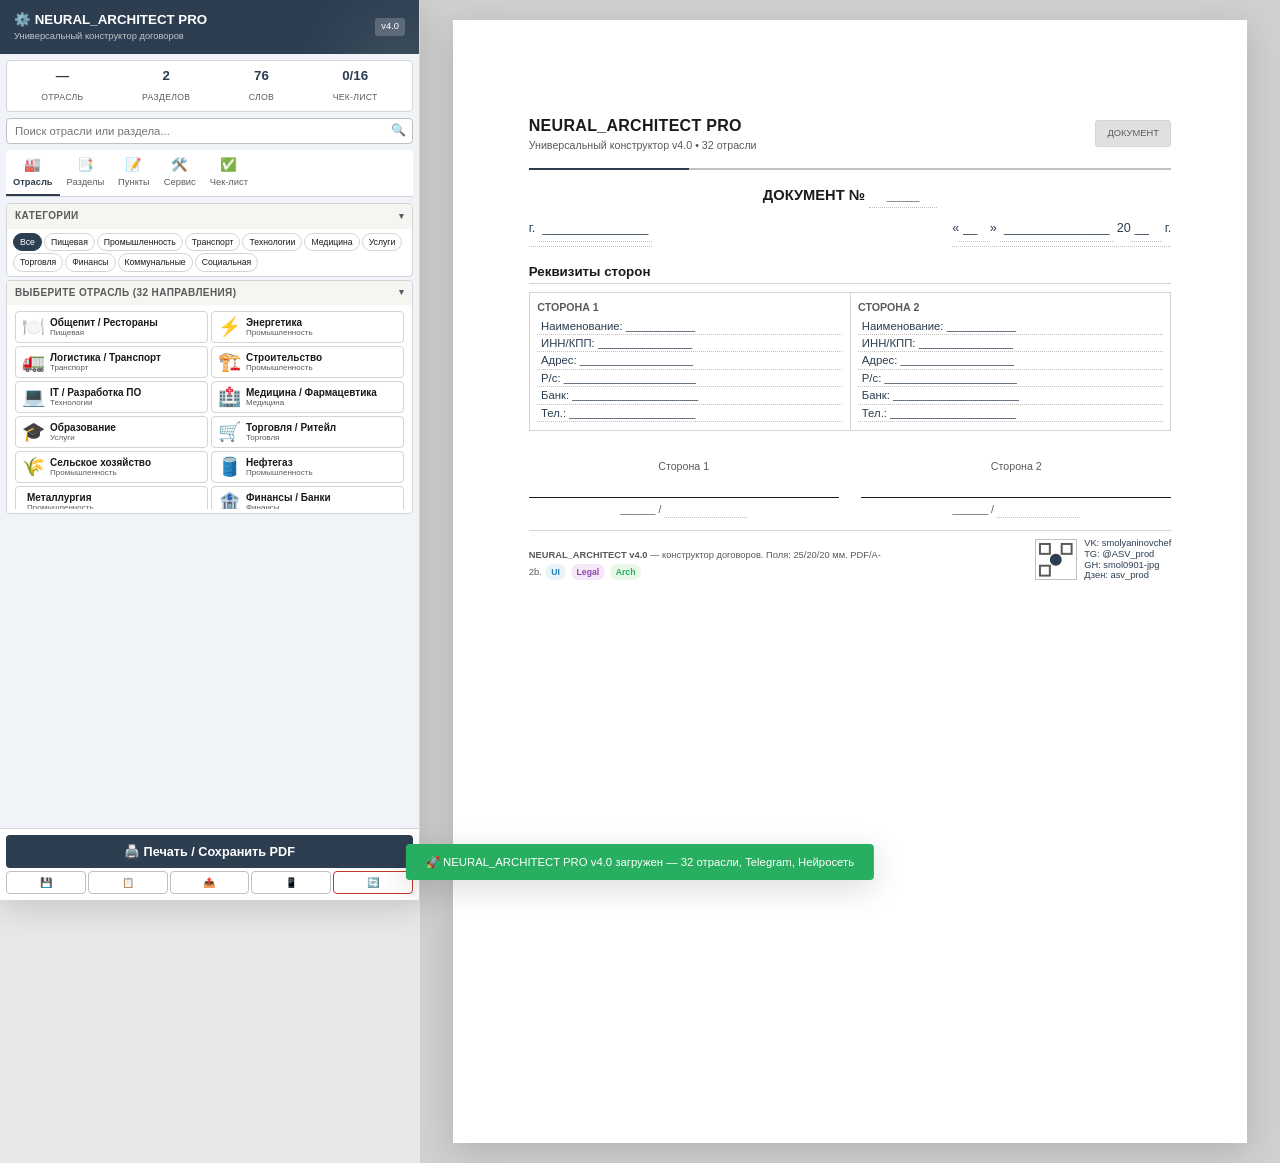
<file: doc.html>
<!DOCTYPE html>
<html lang="ru">
<head>
<meta charset="UTF-8">
<meta name="viewport" content="width=device-width, initial-scale=1.0">
<title>NEURAL_ARCHITECT PRO v4.0 — Универсальный конструктор 32 отрасли</title>
<style>
:root{--bg:#fff;--bg-soft:#f5f5f2;--bg-alt:#e0e0e0;--bg-dark:#3a3a3a;--bg-panel:#f0f4f8;--border:#c0c0c0;--border-subtle:#d4d4d4;--text:#1a1a1a;--text-muted:#5a5a5a;--text-light:#888;--accent:#2c3e50;--accent-l:#3a5068;--accent-ll:#e8eeef;--danger:#c0392b;--success:#27ae60;--warn:#f39c12;--info:#2980b9;--purple:#8e44ad;--teal:#16a085;--orange:#e67e22;--font-main:'Inter','Segoe UI','Roboto',Arial,sans-serif;--font-head:'Montserrat','Segoe UI',Arial,sans-serif;--font-mono:'JetBrains Mono','Consolas',monospace;--sidebar-w:420px;--sz:11pt;--lh:1.45;--m-top:25mm;--m-bot:20mm;--m-side:20mm;--safe:5mm;--radius:4px;--shadow:0 2px 8px rgba(0,0,0,.1);--shadow-lg:0 8px 32px rgba(0,0,0,.15);--transition:all .2s ease}
*{box-sizing:border-box;margin:0;padding:0}
html{font-size:var(--sz);line-height:var(--lh)}
body{font-family:var(--font-main);color:var(--text);background:#e8e8e8;-webkit-print-color-adjust:exact;print-color-adjust:exact;text-rendering:optimizeLegibility;overflow-x:hidden}
::-webkit-scrollbar{width:5px;height:5px}
::-webkit-scrollbar-track{background:transparent}
::-webkit-scrollbar-thumb{background:var(--border);border-radius:3px}
::-webkit-scrollbar-thumb:hover{background:var(--text-muted)}

/* LAYOUT */
.app{display:flex;min-height:100vh}

/* SIDEBAR */
.sidebar{width:var(--sidebar-w);position:fixed;top:0;left:0;bottom:0;background:var(--bg-panel);border-right:1px solid var(--border-subtle);overflow:hidden;z-index:2000;display:flex;flex-direction:column;box-shadow:var(--shadow-lg);transition:transform .3s ease}
.sidebar-hdr{background:var(--accent);color:#fff;padding:10px 14px;display:flex;align-items:center;justify-content:space-between;flex-shrink:0;position:relative;overflow:hidden}
.sidebar-hdr::before{content:'';position:absolute;top:-50%;right:-20%;width:200px;height:200px;background:radial-gradient(circle,rgba(255,255,255,.08) 0%,transparent 70%);pointer-events:none}
.sidebar-hdr h3{font-family:var(--font-head);font-size:10pt;font-weight:700;position:relative}
.sidebar-hdr .ver{font-size:7pt;background:rgba(255,255,255,.2);padding:2px 6px;border-radius:3px;position:relative}
.sidebar-body{flex:1;overflow-y:auto;padding:6px;display:flex;flex-direction:column;gap:3px}
.sidebar-ftr{padding:6px;border-top:1px solid var(--border-subtle);background:#fff;flex-shrink:0}

/* SEARCH */
.sb-search{position:relative;margin-bottom:3px}
.sb-search input{width:100%;padding:6px 24px 6px 8px;border:1px solid var(--border);border-radius:var(--radius);font-size:8.5pt;font-family:inherit;background:#fff;transition:var(--transition)}
.sb-search input:focus{outline:none;border-color:var(--accent);box-shadow:0 0 0 2px rgba(44,62,80,.15)}
.sb-search .s-icon{position:absolute;right:7px;top:50%;transform:translateY(-50%);font-size:9pt;color:var(--text-muted);pointer-events:none}

/* TABS */
.sb-tabs{display:flex;border-bottom:1px solid var(--border-subtle);margin-bottom:3px;flex-shrink:0;gap:0;overflow-x:auto;background:#fff;border-radius:var(--radius) var(--radius) 0 0}
.sb-tab{flex-shrink:0;padding:5px 7px;text-align:center;font-size:7pt;cursor:pointer;border-bottom:2px solid transparent;transition:var(--transition);color:var(--text-muted);white-space:nowrap;position:relative}
.sb-tab:hover{background:var(--bg-soft);color:var(--text)}
.sb-tab.active{border-bottom-color:var(--accent);color:var(--accent);font-weight:600}
.sb-tab .tab-ico{display:block;font-size:10pt;margin-bottom:1px}
.sb-tc{display:none;flex-direction:column;gap:3px}.sb-tc.active{display:flex}

/* STATS BAR */
.stats-bar{display:flex;justify-content:space-around;padding:5px;background:#fff;border-radius:var(--radius);margin-bottom:3px;border:1px solid var(--border-subtle)}
.stat-item{text-align:center}
.stat-val{font-weight:700;color:var(--accent);font-size:10pt;display:block}
.stat-label{font-size:6.5pt;color:var(--text-muted);text-transform:uppercase;letter-spacing:.3px}

/* SECTIONS IN SIDEBAR */
.sb-sec{background:#fff;border:1px solid var(--border-subtle);border-radius:var(--radius);overflow:hidden;transition:var(--transition)}
.sb-sec:hover{border-color:var(--border)}
.sb-sh{font-size:7.5pt;font-weight:700;text-transform:uppercase;letter-spacing:.4px;color:var(--text-muted);padding:5px 8px;display:flex;align-items:center;justify-content:space-between;cursor:pointer;user-select:none;background:var(--bg-soft);transition:var(--transition)}
.sb-sh:hover{background:var(--bg-alt)}
.sb-sh::after{content:'▾';font-size:7pt;transition:transform .2s}.sb-sec.collapsed .sb-sh::after{transform:rotate(-90deg)}
.sb-sec.collapsed .sb-sb{display:none}
.sb-sb{padding:4px 6px}

/* CATEGORY CHIPS */
.cat-chips{display:flex;flex-wrap:wrap;gap:2px}
.cat-chip{padding:2px 6px;font-size:6.5pt;border-radius:10px;border:1px solid var(--border-subtle);background:#fff;cursor:pointer;transition:var(--transition);white-space:nowrap}
.cat-chip:hover{background:var(--bg-alt);border-color:var(--accent)}.cat-chip.sel{background:var(--accent);color:#fff;border-color:var(--accent)}

/* INDUSTRY GRID */
.ind-grid{display:grid;grid-template-columns:1fr 1fr;gap:3px}
.ind-card{padding:5px 6px;border:1px solid var(--border-subtle);border-radius:var(--radius);cursor:pointer;transition:var(--transition);background:#fff;display:flex;align-items:center;gap:5px;position:relative;overflow:hidden}
.ind-card::before{content:'';position:absolute;top:0;left:0;width:3px;height:100%;background:var(--accent);opacity:0;transition:var(--transition)}
.ind-card:hover{background:var(--bg-soft);border-color:var(--accent)}.ind-card:hover::before{opacity:1}
.ind-card.sel{background:var(--accent-l);color:#fff;border-color:var(--accent)}.ind-card.sel::before{opacity:1;background:#fff}
.ind-card .ico{font-size:14pt;line-height:1;flex-shrink:0}
.ind-card .nm{font-weight:600;font-size:7.5pt;line-height:1.2}
.ind-card .cat-label{font-size:6pt;color:var(--text-muted);line-height:1}
.ind-card.sel .cat-label{color:rgba(255,255,255,.7)}

/* TOGGLE ROWS */
.sb-tog{display:flex;align-items:center;gap:5px;padding:3px 5px;border-radius:3px;cursor:pointer;font-size:8pt;transition:var(--transition);position:relative}
.sb-tog:hover{background:var(--bg-soft)}
.sb-tog input[type=checkbox]{accent-color:var(--accent);width:12px;height:12px;flex-shrink:0}
.sb-tog.active{background:var(--accent-ll);border-left:3px solid var(--accent);padding-left:3px}
.sb-tog .n{font-weight:700;color:var(--accent);min-width:14px;text-align:center;font-size:7.5pt}

/* BUTTONS */
.sb-btn{width:100%;padding:5px 8px;border:1px solid var(--border);border-radius:var(--radius);cursor:pointer;font-family:var(--font-main);font-size:7.5pt;background:#fff;transition:var(--transition);display:flex;align-items:center;justify-content:center;gap:3px}
.sb-btn:hover{background:var(--bg-soft);border-color:var(--text-muted)}
.sb-btn:active{transform:scale(.98)}
.sb-btn.p{background:var(--accent);color:#fff;border-color:var(--accent);font-weight:600}
.sb-btn.p:hover{background:var(--accent-l)}
.sb-btn.d{color:var(--danger);border-color:var(--danger)}.sb-btn.d:hover{background:#fde8e8}
.sb-btn.s{color:var(--success);border-color:var(--success)}.sb-btn.s:hover{background:#e8f8e8}
.sb-btn.i{color:var(--info);border-color:var(--info)}.sb-btn.i:hover{background:#e8f0f8}
.sb-btn.w{color:var(--warn);border-color:var(--warn)}.sb-btn.w:hover{background:#fef9e7}
.sb-btn.purple{color:var(--purple);border-color:var(--purple)}.sb-btn.purple:hover{background:#f4e8f9}

/* INPUTS */
.sb-inp,.sb-sel,.sb-ta{width:100%;border:1px solid var(--border);border-radius:3px;padding:4px 6px;font-family:inherit;font-size:7.5pt;margin-bottom:2px;transition:var(--transition);background:#fff}
.sb-ta{min-height:40px;resize:vertical;line-height:1.3}
.sb-inp:focus,.sb-sel:focus,.sb-ta:focus{outline:none;border-color:var(--accent);box-shadow:0 0 0 2px rgba(44,62,80,.1)}
.sb-row{display:flex;gap:2px;margin:2px 0}.sb-row .sb-btn{flex:1}

/* QUICK CONDITION BUTTONS */
.qc-btn{display:flex;align-items:center;gap:4px;width:100%;padding:3px 6px;margin:1px 0;border:1px solid var(--border-subtle);border-radius:3px;cursor:pointer;font-size:7.5pt;background:#fff;text-align:left;transition:var(--transition);font-family:inherit}
.qc-btn:hover{background:var(--bg-soft);border-color:var(--accent)}
.qc-btn .qc-ico{font-size:10pt;flex-shrink:0}
.qc-btn .qc-txt{flex:1;line-height:1.2}

/* CUSTOM CLAUSES */
.cst{background:#fff;border:1px solid var(--border-subtle);border-radius:3px;padding:4px;margin:2px 0;font-size:7.5pt;transition:var(--transition)}
.cst:hover{border-color:var(--accent)}
.cst textarea{width:100%;min-height:30px;border:none;font-family:inherit;font-size:7.5pt;resize:vertical;line-height:1.3;background:transparent}
.cst textarea:focus{outline:none}

/* TELEGRAM PANEL */
.tg-panel{background:linear-gradient(135deg,#0088cc 0%,#006699 100%);color:#fff;border-radius:var(--radius);padding:8px;margin-bottom:3px}
.tg-panel h4{font-size:8pt;margin-bottom:4px;display:flex;align-items:center;gap:4px}
.tg-input{width:100%;padding:4px 6px;border:1px solid rgba(255,255,255,.3);border-radius:3px;font-size:7.5pt;background:rgba(255,255,255,.15);color:#fff;font-family:inherit;margin-bottom:2px}
.tg-input::placeholder{color:rgba(255,255,255,.6)}
.tg-input:focus{outline:none;border-color:rgba(255,255,255,.6)}
.tg-btn{width:100%;padding:5px;background:rgba(255,255,255,.2);border:1px solid rgba(255,255,255,.3);border-radius:3px;color:#fff;cursor:pointer;font-size:7.5pt;font-family:inherit;transition:var(--transition)}
.tg-btn:hover{background:rgba(255,255,255,.3)}
.tg-status{font-size:7pt;margin-top:3px;padding:3px;background:rgba(0,0,0,.2);border-radius:3px;text-align:center}
.tg-status.online{background:rgba(39,174,96,.3)}

/* NEURAL NETWORK PANEL */
.nn-panel{background:linear-gradient(135deg,#6c3483 0%,#8e44ad 100%);color:#fff;border-radius:var(--radius);padding:8px;margin-bottom:3px}
.nn-panel h4{font-size:8pt;margin-bottom:4px;display:flex;align-items:center;gap:4px}
.nn-select{width:100%;padding:4px 6px;border:1px solid rgba(255,255,255,.3);border-radius:3px;font-size:7.5pt;background:rgba(255,255,255,.15);color:#fff;font-family:inherit;margin-bottom:2px}
.nn-select option{background:#6c3483;color:#fff}
.nn-btn{width:100%;padding:5px;background:rgba(255,255,255,.2);border:1px solid rgba(255,255,255,.3);border-radius:3px;color:#fff;cursor:pointer;font-size:7.5pt;font-family:inherit;transition:var(--transition)}
.nn-btn:hover{background:rgba(255,255,255,.3)}
.nn-status{font-size:7pt;margin-top:3px;padding:3px;background:rgba(0,0,0,.2);border-radius:3px;text-align:center}

/* ACTION BUTTONS */
.print-btn{width:100%;padding:9px;background:var(--accent);color:#fff;border:none;border-radius:var(--radius);cursor:pointer;font-family:var(--font-head);font-size:9.5pt;font-weight:600;transition:var(--transition);margin-bottom:3px}
.print-btn:hover{background:var(--accent-l);transform:translateY(-1px);box-shadow:0 4px 12px rgba(44,62,80,.3)}
.print-btn:active{transform:translateY(0)}
.sec-btns{display:flex;gap:2px}.sec-btns .sb-btn{flex:1;padding:5px}

/* CHECKLIST */
.checklist{margin:3px 0}
.check-item{display:flex;align-items:center;gap:4px;padding:2px 4px;font-size:7.5pt;border-radius:3px;cursor:pointer;transition:var(--transition)}
.check-item:hover{background:var(--bg-soft)}
.check-item input{accent-color:var(--success);width:13px;height:13px}
.check-item.done{opacity:.5;text-decoration:line-through}

/* DOCUMENT AREA */
.doc{flex:1;margin-left:var(--sidebar-w);background:#d0d0d0;padding:20px;display:flex;justify-content:center;min-height:100vh}
.page{width:210mm;min-height:297mm;background:var(--bg);padding:var(--m-top) var(--m-side) var(--m-bot) var(--m-side);position:relative;display:flex;flex-direction:column;box-shadow:var(--shadow-lg);max-width:100%}

/* EDITABLE HIGHLIGHT */
.editable-region{position:relative;transition:var(--transition)}
.editable-region:hover{background:rgba(44,62,80,.04);outline:1px dashed rgba(44,62,80,.15);outline-offset:2px;cursor:text;border-radius:2px}
.editable-region:focus{background:rgba(44,62,80,.06);outline:2px solid var(--accent);outline-offset:2px}

/* CONTRACT STYLES */
.hdr{display:flex;justify-content:space-between;align-items:center;padding-bottom:4mm;margin-bottom:4mm;border-bottom:2px solid var(--border);position:relative}
.hdr h1{font-family:var(--font-head);font-size:12pt;font-weight:700;letter-spacing:.3px}
.hdr .badge{font-size:7pt;background:var(--bg-alt);padding:1.5mm 3mm;border-radius:3px;border:1px solid var(--border-subtle);color:var(--text-muted)}
.hdr::after{content:'';position:absolute;bottom:-2px;left:0;width:25%;height:2px;background:var(--accent)}
.ctr-t{font-family:var(--font-head);font-size:11pt;font-weight:600;text-align:center;margin:2mm 0 3mm}
.ctr-m{display:flex;justify-content:space-between;margin-bottom:4mm;font-size:9.5pt;flex-wrap:wrap;gap:2mm}
.ctr-m span{border-bottom:1px dotted var(--border);min-width:20mm;color:var(--accent);padding-bottom:1mm}

.sec{margin-bottom:3.5mm;page-break-inside:avoid}.sec.h{display:none}
.sec-t{font-family:var(--font-head);font-size:10pt;font-weight:600;margin-bottom:1mm;padding-bottom:.5mm;border-bottom:1px solid var(--border-subtle)}
.sec-x{font-size:9.5pt;text-align:justify;line-height:1.5}.sec-x p{margin-bottom:1.5mm}
.cl{margin-left:4mm;margin-bottom:1.2mm;position:relative}.cl.h{display:none}
.cl-n{font-weight:600;margin-right:1.5mm;color:var(--accent)}
.fd{border-bottom:1px dotted var(--border);display:inline-block;min-width:18mm;color:var(--accent);padding:0 1mm;transition:var(--transition)}
.fd:hover{background:rgba(44,62,80,.04)}
.fd.lg{min-width:45mm}.fd.bl{display:block;min-height:4mm;margin:1.5mm 0;width:100%}

.dtbl{width:100%;border-collapse:collapse;font-size:8.5pt;margin-top:2mm;table-layout:fixed}
.dtbl td{border:1px solid var(--border-subtle);padding:2mm;vertical-align:top;width:50%;word-wrap:break-word;overflow-wrap:break-word}
.dtbl strong{display:block;margin-bottom:.5mm;color:var(--text-muted);font-size:8pt}
.dtbl .fd{width:100%;min-width:auto}

.sigs{margin-top:auto;display:grid;grid-template-columns:1fr 1fr;gap:6mm;page-break-inside:avoid;padding-top:4mm}
.sig-b{text-align:center}.sig-l{font-size:8pt;color:var(--text-muted);margin-bottom:6mm}
.sig-ln{border-top:1px solid var(--text);padding-top:1mm;font-size:8pt;color:var(--text-muted)}

.ftr{margin-top:3mm;padding-top:2mm;border-top:1px solid var(--border-subtle);display:flex;justify-content:space-between;align-items:flex-end;font-size:7pt;color:var(--text-muted)}
.qr-b{display:flex;align-items:center;gap:2mm}
.qr-i{width:11mm;height:11mm;border:1px solid var(--border);display:flex;align-items:center;justify-content:center}
.qr-a a{color:var(--accent);text-decoration:none;display:block;line-height:1.15}

/* CONTEXT MENU */
.ctx-menu{position:fixed;background:#fff;border:1px solid var(--border);border-radius:var(--radius);box-shadow:var(--shadow-lg);padding:4px;z-index:5000;display:none;min-width:180px}
.ctx-menu.show{display:block}
.ctx-item{padding:5px 10px;font-size:8pt;cursor:pointer;border-radius:3px;display:flex;align-items:center;gap:6px;transition:var(--transition)}
.ctx-item:hover{background:var(--bg-soft)}
.ctx-item .ctx-ico{font-size:10pt}
.ctx-sep{height:1px;background:var(--border-subtle);margin:2px 4px}

/* TOAST */
.toast{position:fixed;bottom:20px;left:50%;transform:translateX(-50%) translateY(20px);background:var(--accent);color:#fff;padding:10px 20px;border-radius:var(--radius);font-size:8.5pt;z-index:5000;opacity:0;transition:all .3s ease;pointer-events:none;box-shadow:var(--shadow-lg)}
.toast.show{opacity:1;transform:translateX(-50%) translateY(0)}
.toast.success{background:var(--success)}.toast.error{background:var(--danger)}.toast.info{background:var(--info)}

/* MODAL */
.modal-overlay{position:fixed;inset:0;background:rgba(0,0,0,.5);z-index:4000;display:none;align-items:center;justify-content:center;backdrop-filter:blur(2px)}
.modal-overlay.open{display:flex}
.modal{background:#fff;border-radius:8px;width:500px;max-width:90vw;max-height:80vh;overflow-y:auto;box-shadow:var(--shadow-lg)}
.modal-hdr{padding:12px 16px;border-bottom:1px solid var(--border-subtle);display:flex;align-items:center;justify-content:space-between}
.modal-hdr h4{font-family:var(--font-head);font-size:10pt}
.modal-body{padding:16px}
.modal-ftr{padding:12px 16px;border-top:1px solid var(--border-subtle);display:flex;justify-content:flex-end;gap:8px}
.modal-body textarea{width:100%;min-height:80px;border:1px solid var(--border);border-radius:3px;padding:8px;font-family:var(--font-main);font-size:9pt;resize:vertical;line-height:1.4}
.modal-body textarea:focus{outline:none;border-color:var(--accent)}

/* PRINT */
@media print{
  @page{size:A4;margin:0}
  body{background:#fff!important}
  .sidebar,.toast,.ctx-menu,.modal-overlay,.mob-tog{display:none!important}
  .doc{margin-left:0!important;background:#fff!important;padding:0!important}
  .page{margin:0!important;box-shadow:none!important;page-break-after:always;max-width:none}
  .editable-region:hover,.editable-region:focus{background:transparent!important;outline:none!important}
  .fd{border-bottom-style:solid!important}
}
@media screen{body{background:#e8e8e8}}
@media screen and (max-width:960px){
  .sidebar{transform:translateX(-100%)}.sidebar.open{transform:translateX(0)}
  .doc{margin-left:0}.mob-tog{display:flex!important}
}
.mob-tog{display:none;position:fixed;top:8px;left:8px;z-index:2500;padding:7px 10px;background:var(--accent);color:#fff;border:none;border-radius:4px;cursor:pointer;font-size:10pt;box-shadow:var(--shadow)}

/* INDUSTRY SCROLL */
.ind-scroll{max-height:200px;overflow-y:auto;padding:2px}

/* LOADING */
.loading{display:inline-block;width:12px;height:12px;border:2px solid rgba(255,255,255,.3);border-top-color:#fff;border-radius:50%;animation:spin .6s linear infinite}
@keyframes spin{to{transform:rotate(360deg)}}

/* NN RESULT HIGHLIGHT */
.nn-highlight{background:rgba(142,68,173,.08);border-left:3px solid var(--purple);padding-left:4px;border-radius:2px}
.nn-improved{background:rgba(39,174,96,.08);border-left:3px solid var(--success);padding-left:4px;border-radius:2px}

/* TAB CONTENT LAYOUT */
.tab-content-area{display:flex;flex-direction:column;gap:3px}

/* EXPERT BADGES */
.expert-badge{display:inline-flex;align-items:center;gap:3px;padding:2px 6px;border-radius:10px;font-size:6.5pt;font-weight:600;margin:1px}
.expert-badge.ui{background:#e8f4f8;color:#2980b9}
.expert-badge.legal{background:#f4e8f9;color:#8e44ad}
.expert-badge.arch{background:#e8f8e8;color:#27ae60}

/* PROGRESS BAR */
.progress-bar{width:100%;height:3px;background:var(--bg-alt);border-radius:2px;overflow:hidden;margin:2px 0}
.progress-fill{height:100%;background:var(--success);border-radius:2px;transition:width .3s ease}

/* TOOLTIP */
[data-tooltip]{position:relative}
[data-tooltip]:hover::after{content:attr(data-tooltip);position:absolute;bottom:100%;left:50%;transform:translateX(-50%);background:var(--bg-dark);color:#fff;padding:3px 8px;border-radius:3px;font-size:7pt;white-space:nowrap;z-index:100;pointer-events:none}
</style>
</head>
<body>

<button class="mob-tog" onclick="document.querySelector('.sidebar').classList.toggle('open')"> Конструктор</button>

<!-- CONTEXT MENU -->
<div class="ctx-menu" id="ctx-menu">
  <div class="ctx-item" onclick="ctxAction('edit')"><span class="ctx-ico">✏️</span>Редактировать</div>
  <div class="ctx-item" onclick="ctxAction('enhance')"><span class="ctx-ico">✨</span>Улучшить нейросетью</div>
  <div class="ctx-item" onclick="ctxAction('copy')"><span class="ctx-ico">📋</span>Копировать</div>
  <div class="ctx-sep"></div>
  <div class="ctx-item" onclick="ctxAction('bold')"><span class="ctx-ico">𝐁</span>Жирный</div>
  <div class="ctx-item" onclick="ctxAction('italic')"><span class="ctx-ico">𝐼</span>Курсив</div>
  <div class="ctx-sep"></div>
  <div class="ctx-item" onclick="ctxAction('delete')" style="color:var(--danger)"><span class="ctx-ico">🗑️</span>Удалить пункт</div>
</div>

<!-- MODAL -->
<div class="modal-overlay" id="modal-overlay">
  <div class="modal" id="modal">
    <div class="modal-hdr"><h4 id="modal-title">Модальное окно</h4><span style="cursor:pointer;font-size:12pt" onclick="closeModal()"></span></div>
    <div class="modal-body" id="modal-body"></div>
    <div class="modal-ftr" id="modal-ftr"></div>
  </div>
</div>

<aside class="sidebar" id="sidebar">
  <div class="sidebar-hdr">
    <div><h3>⚙️ NEURAL_ARCHITECT PRO</h3><div style="font-size:7pt;opacity:.7;margin-top:1px">Универсальный конструктор договоров</div></div>
    <span class="ver">v4.0</span>
  </div>
  <div class="sidebar-body">
    <!-- STATS -->
    <div class="stats-bar">
      <div class="stat-item"><span class="stat-val" id="st-ind">—</span><span class="stat-label">Отрасль</span></div>
      <div class="stat-item"><span class="stat-val" id="st-sec">0</span><span class="stat-label">Разделов</span></div>
      <div class="stat-item"><span class="stat-val" id="st-wrd">0</span><span class="stat-label">Слов</span></div>
      <div class="stat-item"><span class="stat-val" id="st-chk">0/0</span><span class="stat-label">Чек-лист</span></div>
    </div>

    <!-- SEARCH -->
    <div class="sb-search"><input id="srch" placeholder="Поиск отрасли или раздела..." oninput="filterIndustries()"><span class="s-icon">🔍</span></div>

    <!-- TABS -->
    <div class="sb-tabs">
      <div class="sb-tab active" data-t="t-ind"><span class="tab-ico">🏭</span>Отрасль</div>
      <div class="sb-tab" data-t="t-sec"><span class="tab-ico">📑</span>Разделы</div>
      <div class="sb-tab" data-t="t-cl"><span class="tab-ico">📝</span>Пункты</div>
      <div class="sb-tab" data-t="t-tool"><span class="tab-ico">🛠️</span>Сервис</div>
      <div class="sb-tab" data-t="t-check"><span class="tab-ico">✅</span>Чек-лист</div>
    </div>

    <!-- TAB: INDUSTRY -->
    <div class="sb-tc active" id="t-ind">
      <div class="sb-sec">
        <div class="sb-sh" onclick="this.parentElement.classList.toggle('collapsed')">Категории</div>
        <div class="sb-sb"><div class="cat-chips" id="cat-chips"></div></div>
      </div>
      <div class="sb-sec">
        <div class="sb-sh">Выберите отрасль (32 направления)</div>
        <div class="sb-sb"><div class="ind-scroll ind-grid" id="ind-grid"></div></div>
      </div>
    </div>

    <!-- TAB: SECTIONS -->
    <div class="sb-tc" id="t-sec">
      <!-- TELEGRAM PANEL -->
      <div class="tg-panel">
        <h4>📱 Telegram интеграция</h4>
        <input class="tg-input" id="tg-bot-token" placeholder="Bot Token (от @BotFather)">
        <input class="tg-input" id="tg-chat-id" placeholder="Chat ID группы или пользователя">
        <div class="sb-row">
          <button class="tg-btn" onclick="tgConnect()">🔗 Подключить бота</button>
          <button class="tg-btn" onclick="tgSendDoc()">📤 Отправить документ</button>
        </div>
        <div class="tg-status" id="tg-status">⚪ Не подключено</div>
      </div>

      <!-- NEURAL NETWORK PANEL -->
      <div class="nn-panel">
        <h4>🧠 Нейросеть — Улучшение текста</h4>
        <select class="nn-select" id="nn-mode">
          <option value="formal">📜 Официально-деловой стиль</option>
          <option value="legal">⚖️ Юридическая точность</option>
          <option value="clear">📖 Ясность и простота</option>
          <option value="detailed">📋 Детализация</option>
          <option value="brief">✂️ Сокращение</option>
          <option value="expand">📈 Расширение</option>
        </select>
        <div class="sb-row">
          <button class="nn-btn" onclick="nnEnhanceSelected()">✨ Улучшить выделенное</button>
          <button class="nn-btn" onclick="nnEnhanceAll()"> Улучшить весь текст</button>
        </div>
        <div class="nn-status" id="nn-status">⚪ Готов к работе</div>
      </div>

      <!-- PARTIES -->
      <div class="sb-sec">
        <div class="sb-sh" onclick="this.parentElement.classList.toggle('collapsed')">Стороны договора</div>
        <div class="sb-sb">
          <select class="sb-sel" id="party-sel" onchange="updateParties()">
            <option value="client-exec">Заказчик ↔ Исполнитель</option>
            <option value="buyer-seller">Покупатель ↔ Продавец</option>
            <option value="landlord-tenant">Арендодатель ↔ Арендатор</option>
            <option value="principal-agent">Принципал ↔ Агент</option>
            <option value="licensor-licensee">Лицензиар ↔ Лицензиат</option>
            <option value="customer-contractor">Заказчик ↔ Подрядчик</option>
            <option value="shipper-carrier">Грузоотправитель ↔ Перевозчик</option>
            <option value="insured-insurer">Страхователь ↔ Страховщик</option>
            <option value="guest-hotel">Гость ↔ Гостиница</option>
            <option value="donor-ngo">Донор ↔ НКО</option>
            <option value="custom">✏️ Свои названия</option>
          </select>
          <div id="cust-party" style="display:none">
            <input class="sb-inp" id="p1-c" placeholder="Сторона 1 (именительный)" oninput="updateParties()">
            <input class="sb-inp" id="p2-c" placeholder="Сторона 2 (именительный)" oninput="updateParties()">
          </div>
        </div>
      </div>

      <!-- SECTIONS LIST -->
      <div class="sb-sec">
        <div class="sb-sh">Разделы документа</div>
        <div class="sb-sb" id="sec-list"></div>
      </div>

      <!-- ADD SECTION -->
      <div class="sb-sec">
        <div class="sb-sh" onclick="this.parentElement.classList.toggle('collapsed')">Добавить раздел</div>
        <div class="sb-sb">
          <select class="sb-sel" id="new-sec-t">
            <option value="guarantee">️ Гарантийные обязательства</option>
            <option value="insurance">🏥 Страхование</option>
            <option value="audit">🔍 Аудит и проверка</option>
            <option value="termination">⚠️ Порядок расторжения</option>
            <option value="ip">💡 Интеллектуальная собственность</option>
            <option value="confidential">🔒 Конфиденциальность</option>
            <option value="subcontract">🤝 Субподряд</option>
            <option value="attachments">📎 Приложения</option>
            <option value="custom">✏️ Свой раздел</option>
          </select>
          <input class="sb-inp" id="new-sec-title" placeholder="Заголовок (если 'Свой раздел')">
          <button class="sb-btn s" onclick="addSection()">➕ Добавить раздел</button>
        </div>
      </div>
    </div>

    <!-- TAB: CLAUSES -->
    <div class="sb-tc" id="t-cl">
      <div class="sb-sec">
        <div class="sb-sh">Конструктор пунктов</div>
        <div class="sb-sb">
          <select class="sb-sel" id="cl-target"></select>
          <textarea class="sb-ta" id="cl-text" placeholder="Введите текст пункта договора. Нажмите на любое слово в документе для редактирования..."></textarea>
          <div class="sb-row">
            <button class="sb-btn p" onclick="addClause()">➕ Добавить</button>
            <button class="sb-btn i" onclick="showClauseTemplates()">📋 Шаблон</button>
          </div>
        </div>
      </div>
      <div class="sb-sec">
        <div class="sb-sh" onclick="this.parentElement.classList.toggle('collapsed')">Отраслевые условия</div>
        <div class="sb-sb" id="qc-list"></div>
      </div>
      <div class="sb-sec">
        <div class="sb-sh" onclick="this.parentElement.classList.toggle('collapsed')">Мои пункты (<span id="cc-count">0</span>)</div>
        <div class="sb-sb" id="cc-list"><div style="font-size:7pt;color:var(--text-muted);padding:3px">Нет добавленных пунктов</div></div>
      </div>
    </div>

    <!-- TAB: TOOLS -->
    <div class="sb-tc" id="t-tool">
      <div class="sb-sec">
        <div class="sb-sh">Авто-подстановка данных</div>
        <div class="sb-sb">
          <input class="sb-inp" id="a-date" placeholder="Дата (авто: сегодня)">
          <input class="sb-inp" id="a-city" placeholder="Город">
          <input class="sb-inp" id="a-org1" placeholder="Сторона 1 — название">
          <input class="sb-inp" id="a-org2" placeholder="Сторона 2 — название">
          <input class="sb-inp" id="a-sum" placeholder="Сумма цифрами">
          <input class="sb-inp" id="a-sum-t" placeholder="Сумма прописью">
          <input class="sb-inp" id="a-inn1" placeholder="ИНН Стороны 1">
          <input class="sb-inp" id="a-inn2" placeholder="ИНН Стороны 2">
          <button class="sb-btn p" onclick="fillAll()">⚡ Заполнить все поля</button>
        </div>
      </div>
      <div class="sb-sec">
        <div class="sb-sh">Настройки оформления</div>
        <div class="sb-sb">
          <label class="sb-tog active"><input type="checkbox" checked id="o-num" onchange="upNum()"> Нумерация пунктов</label>
          <label class="sb-tog active"><input type="checkbox" checked id="o-qr" onchange="upQR()"> QR-код в подвале</label>
          <label class="sb-tog"><input type="checkbox" id="o-pb" onchange="upPB()"> Разрывы между разделами</label>
          <label class="sb-tog"><input type="checkbox" id="o-click" checked> Редактирование по клику</label>
          <div style="margin:3px 0"><div style="font-size:7pt;color:var(--text-muted);margin-bottom:2px">Размер шрифта: <span id="fs-val">11</span>pt</div>
            <div class="sb-row"><button class="sb-btn" onclick="chgFS(-1)">A-</button><button class="sb-btn" onclick="chgFS(1)">A+</button><button class="sb-btn" onclick="chgFS(0)">Сброс</button></div>
          </div>
          <div style="margin:3px 0"><div style="font-size:7pt;color:var(--text-muted);margin-bottom:2px">Межстрочный: <span id="lh-val">1.45</span></div>
            <input type="range" min="1.2" max="1.8" step="0.05" value="1.45" id="lh-slider" oninput="chgLH(this.value)" style="width:100%">
          </div>
        </div>
      </div>
      <div class="sb-sec">
        <div class="sb-sh">Экспертные проверки</div>
        <div class="sb-sb">
          <div class="expert-badge ui">🎨 UI/UX Designer</div>
          <div class="expert-badge legal">⚖️ Юрист Premium</div>
          <div class="expert-badge arch">🏗️ Архитектор</div>
          <button class="sb-btn i" onclick="expertCheck()" style="margin-top:4px"> Запустить экспертную проверку</button>
          <div id="expert-results" style="margin-top:4px"></div>
        </div>
      </div>
      <div class="sb-sec">
        <div class="sb-sh">Действия с документом</div>
        <div class="sb-sb">
          <div class="sb-row"><button class="sb-btn p" onclick="window.print()">🖨️ Печать / PDF</button><button class="sb-btn s" onclick="dlHTML()">💾 Скачать HTML</button></div>
          <div class="sb-row"><button class="sb-btn i" onclick="copyTxt()">📋 Копировать текст</button><button class="sb-btn i" onclick="expJSON()">📤 Экспорт JSON</button></div>
          <div class="sb-row"><button class="sb-btn w" onclick="expWord()">📄 Экспорт Word</button><button class="sb-btn purple" onclick="tgSendDoc()">📱 В Telegram</button></div>
          <div class="sb-row"><button class="sb-btn d" onclick="resetAll()"> Полный сброс</button></div>
        </div>
      </div>
    </div>

    <!-- TAB: CHECKLIST -->
    <div class="sb-tc" id="t-check">
      <div class="sb-sec">
        <div class="sb-sh">✅ Чек-лист готовности документа</div>
        <div class="sb-sb">
          <div class="checklist" id="checklist"></div>
          <div class="progress-bar"><div class="progress-fill" id="chk-progress" style="width:0%"></div></div>
          <div style="font-size:7pt;color:var(--text-muted);text-align:center" id="chk-percent">0% готово</div>
        </div>
      </div>
      <div class="sb-sec">
        <div class="sb-sh">📋 Отраслевые проверки</div>
        <div class="sb-sb">
          <div class="checklist" id="industry-checklist"></div>
        </div>
      </div>
    </div>
  </div>

  <div class="sidebar-ftr">
    <button class="print-btn" onclick="window.print()">🖨️ Печать / Сохранить PDF</button>
    <div class="sec-btns">
      <button class="sb-btn" onclick="dlHTML()" data-tooltip="Скачать HTML">💾</button>
      <button class="sb-btn" onclick="copyTxt()" data-tooltip="Копировать">📋</button>
      <button class="sb-btn" onclick="expJSON()" data-tooltip="JSON">📤</button>
      <button class="sb-btn" onclick="tgSendDoc()" data-tooltip="Telegram">📱</button>
      <button class="sb-btn d" onclick="resetAll()" data-tooltip="Сброс">🔄</button>
    </div>
  </div>
</aside>

<main class="doc">
  <div class="page" id="pg">
    <div class="safe">
      <header class="hdr">
        <div><h1>NEURAL_ARCHITECT PRO</h1><div style="font-size:8pt;color:var(--text-muted)">Универсальный конструктор v4.0 • 32 отрасли</div></div>
        <div class="badge" id="d-badge">ДОКУМЕНТ</div>
      </header>
      <div class="ctr-t editable-region" contenteditable="true" id="ctr-t">ДОКУМЕНТ № <span class="fd editable-region" contenteditable="true">____</span></div>
      <div class="ctr-m">
        <span class="editable-region" contenteditable="true">г. <span class="fd editable-region" contenteditable="true" id="f-city">_______________</span></span>
        <span class="editable-region" contenteditable="true">«<span class="fd editable-region" contenteditable="true" style="min-width:8mm" id="f-day">__</span>» <span class="fd editable-region" contenteditable="true" style="min-width:22mm" id="f-month">_______________</span> 20<span class="fd editable-region" contenteditable="true" style="min-width:8mm" id="f-year">__</span> г.</span>
      </div>

      <div class="sec" id="s-preamble"></div>
      <div id="dynamic-sections"></div>

      <div class="sec" id="s-details">
        <div class="sec-t editable-region" contenteditable="true">Реквизиты сторон</div>
        <table class="dtbl"><tr>
          <td><strong class="editable-region" contenteditable="true" id="p1-dl">СТОРОНА 1</strong>
            <span class="fd editable-region" contenteditable="true" style="width:100%">Наименование: ___________</span>
            <span class="fd editable-region" contenteditable="true" style="width:100%">ИНН/КПП: _______________</span>
            <span class="fd editable-region" contenteditable="true" style="width:100%">Адрес: __________________</span>
            <span class="fd editable-region" contenteditable="true" style="width:100%">Р/с: _____________________</span>
            <span class="fd editable-region" contenteditable="true" style="width:100%">Банк: ____________________</span>
            <span class="fd editable-region" contenteditable="true" style="width:100%">Тел.: ____________________</span>
          </td>
          <td><strong class="editable-region" contenteditable="true" id="p2-dl">СТОРОНА 2</strong>
            <span class="fd editable-region" contenteditable="true" style="width:100%">Наименование: ___________</span>
            <span class="fd editable-region" contenteditable="true" style="width:100%">ИНН/КПП: _______________</span>
            <span class="fd editable-region" contenteditable="true" style="width:100%">Адрес: __________________</span>
            <span class="fd editable-region" contenteditable="true" style="width:100%">Р/с: _____________________</span>
            <span class="fd editable-region" contenteditable="true" style="width:100%">Банк: ____________________</span>
            <span class="fd editable-region" contenteditable="true" style="width:100%">Тел.: ____________________</span>
          </td>
        </tr></table>
      </div>

      <div class="sigs" id="s-sigs">
        <div class="sig-b"><div class="sig-l editable-region" contenteditable="true" id="p1-sl">Сторона 1</div><div class="sig-ln">______ / <span class="fd editable-region" contenteditable="true" style="min-width:22mm"></span></div></div>
        <div class="sig-b"><div class="sig-l editable-region" contenteditable="true" id="p2-sl">Сторона 2</div><div class="sig-ln">______ / <span class="fd editable-region" contenteditable="true" style="min-width:22mm"></span></div></div>
      </div>

      <footer class="ftr" id="ftr">
        <div style="max-width:55%"><strong class="editable-region" contenteditable="true">NEURAL_ARCHITECT v4.0</strong> — конструктор договоров. Поля: 25/20/20 мм. PDF/A-2b. <span class="expert-badge ui">UI</span> <span class="expert-badge legal">Legal</span> <span class="expert-badge arch">Arch</span></div>
        <div class="qr-b" id="qr-b">
          <div class="qr-i"><svg viewBox="0 0 20 20" style="width:100%;height:100%"><rect x="2" y="2" width="5" height="5" fill="none" stroke="#5a5a5a" stroke-width="1"/><rect x="13" y="2" width="5" height="5" fill="none" stroke="#5a5a5a" stroke-width="1"/><rect x="2" y="13" width="5" height="5" fill="none" stroke="#5a5a5a" stroke-width="1"/><circle cx="10" cy="10" r="3" fill="#2c3e50"/></svg></div>
          <div class="qr-a">
            <a href="https://vk.com/smolyaninovchef" target="_blank">VK: smolyaninovchef</a>
            <a href="https://t.me/ASV_prod" target="_blank">TG: @ASV_prod</a>
            <a href="https://github.com/smol0901-jpg" target="_blank">GH: smol0901-jpg</a>
            <a href="https://dzen.ru/asv_prod" target="_blank">Дзен: asv_prod</a>
          </div>
        </div>
      </footer>
    </div>
  </div>
</main>

<div class="toast" id="toast"></div>

<script>
// ============================================================
// INDUSTRY DATABASE — 32 полноценных отрасли с полными данными
// ============================================================
const IND={
food:{nm:"Общепит / Рестораны",ico:"🍽️",cat:"Пищевая",p:["Заказчик","Исполнитель"],badge:"ДОГОВОР",
 title:"ДОГОВОР НА ОКАЗАНИЕ УСЛУГ ОБЩЕПИТА",
 secs:["s-preamble","s-subject","s-price","s-duties","s-liability","s-term","s-quality","s-sanpin","s-acceptance","s-force","s-dispute","s-final","s-details","s-sigs"],
 subject:"Исполнитель обязуется организовать питание / оказать услуги общественного питания: <span class='fd editable-region' contenteditable='true'>меню, количество порций, формат обслуживания, адрес площадки</span> в соответствии с требованиями СанПиН 2.3/2.4.3590-20.",
 clauses:{quality:"1. Качество продукции соответствует ГОСТ Р 50762-2007, температура блюд: горячие ≥65°C, холодные ≤14°C.\n2. Все ингредиенты имеют документы о безопасности и качестве.\n3. Срок годности полуфабрикатов — не более 24 часов.",
 sanpin:"1. Исполнитель обеспечивает соблюдение санитарно-эпидемиологических требований.\n2. Журнал контроля ККТ заполняется каждые 2 часа (температура, сроки, маркировка).\n3. Персонал имеет действующие медицинские книжки.\n4. Санитарный день — еженедельно с актом фиксации.",
 acceptance:"1. Приёмка оформляется актом с указанием количества и качества блюд.\n2. Срок подачи: не позднее указанного в заявке.\n3. Претензии по качеству — в течение 24 часов."}},
energy:{nm:"Энергетика",ico:"⚡",cat:"Промышленность",p:["Заказчик","Подрядчик"],badge:"ДОГОВОР",
 title:"ДОГОВОР ЭНЕРГОСНАБЖЕНИЯ / ЭНЕРГОСЕРВИСА",
 secs:["s-preamble","s-subject","s-price","s-duties","s-liability","s-term","s-quality","s-safety","s-acceptance","s-force","s-dispute","s-final","s-details","s-sigs"],
 subject:"Подрядчик обязуется выполнить работы по энергоснабжению / энергосервису: <span class='fd editable-region' contenteditable='true'>мощность, точка подключения, объём работ,技术参数</span>.",
 clauses:{quality:"1. Качество электроэнергии — ГОСТ 32144-2013.\n2. Допустимые отклонения: напряжение ±10%, частота ±0.2 Гц.\n3. Коэффициент мощности не ниже 0.95.",
 safety:"1. Работы по ПТЭЭП и ПТБ.\n2. Допуск персонала — группа по электробезопасности не ниже III.\n3. Обязателен наряд-допуск на работы в действующих электроустановках.",
 acceptance:"1. Приёмка — актом с замерами параметров.\n2. Протокол испытаний прилагается.\n3. Ввод в эксплуатацию — после подписания акта."}},
logistics:{nm:"Логистика / Транспорт",ico:"🚛",cat:"Транспорт",p:["Заказчик","Перевозчик"],badge:"ДОГОВОР",
 title:"ДОГОВОР ТРАНСПОРТНОЙ ЭКСПЕДИЦИИ / ПЕРЕВОЗКИ",
 secs:["s-preamble","s-subject","s-price","s-duties","s-liability","s-term","s-cargo","s-route","s-acceptance","s-force","s-insurance","s-dispute","s-final","s-details","s-sigs"],
 subject:"Перевозчик обязуется доставить груз: <span class='fd editable-region' contenteditable='true'>откуда → куда, вес, объём, тип, температурный режим, характер груза</span>.",
 clauses:{cargo:"1. Упаковка — по требованиям перевозки.\n2. Температурный режим: <span class='fd editable-region' contenteditable='true'>от __ до __ °C</span>.\n3. Запрещена перегрузка сверх грузоподъёмности.\n4. Опасные грузы — по ДОПОГ/ADR.",
 route:"1. Маршрут согласован Сторонами.\n2. Сроки: <span class='fd editable-region' contenteditable='true'>__ дней/часов</span>.\n3. GPS-мониторинг — передача данных в реальном времени.",
 acceptance:"1. Приёмка — ТТН / транспортная накладная.\n2. Повреждения — акт по форме ТОРГ-2.\n3. Расхождение по количеству — акт ТОРГ-1."}},
construction:{nm:"Строительство",ico:"🏗️",cat:"Промышленность",p:["Заказчик","Подрядчик"],badge:"ДОГОВОР",
 title:"ДОГОВОР СТРОИТЕЛЬНОГО ПОДРЯДА",
 secs:["s-preamble","s-subject","s-price","s-duties","s-liability","s-term","s-quality","s-safety","s-acceptance","s-warranty","s-force","s-dispute","s-final","s-details","s-sigs"],
 subject:"Подрядчик обязуется выполнить СМР по объекту: <span class='fd editable-region' contenteditable='true'>наименование, адрес, проектная документация, объём работ</span>.",
 clauses:{quality:"1. Качество — СП, СНиП, ГОСТ.\n2. Сертификаты на все материалы.\n3. Исполнительно-техническая документация в ходе работ.",
 safety:"1. Охрана труда и ТБ на объекте.\n2. Журнал производства работ (форма РД-11-05-2007).\n3. СИЗ — за счёт Подрядчика.",
 acceptance:"1. Приёмка по КС-2, КС-3.\n2. Скрытые работы — акты АОСР.\n3. ИД — в течение 10 дней.",
 warranty:"1. Гарантия: <span class='fd editable-region' contenteditable='true'>__ месяцев</span>.\n2. Не распространяется на естественный износ."}},
it:{nm:"IT / Разработка ПО",ico:"💻",cat:"Технологии",p:["Заказчик","Исполнитель"],badge:"ДОГОВОР",
 title:"ДОГОВОР НА РАЗРАБОТКУ ПО / IT-УСЛУГИ",
 secs:["s-preamble","s-subject","s-price","s-duties","s-liability","s-term","s-quality","s-ip","s-confidential","s-acceptance","s-support","s-force","s-dispute","s-final","s-details","s-sigs"],
 subject:"Исполнитель обязуется разработать: <span class='fd editable-region' contenteditable='true'>ТЗ, стек технологий, функционал, этапы, сроки</span>.",
 clauses:{ip:"1. Исключительные права переходят после оплаты.\n2. Открытые компоненты — перечень в приложении.\n3. Исходный код — передача в репозиторий.",
 confidential:"1. Код, архитектура, данные — конфиденциальны.\n2. NDA — 3 года после прекращения.\n3. Доступ — по ролям (RBAC).",
 acceptance:"1. По тест-кейсам из ТЗ.\n2. Срок приёмки: <span class='fd editable-region' contenteditable='true'>__ рабочих дней</span>.\n3. Баг-репорт — в гарантийный срок.",
 support:"1. Техподдержка: <span class='fd editable-region' contenteditable='true'>__ месяцев</span>.\n2. SLA: реакция <span class='fd editable-region' contenteditable='true'>__ ч</span>, исправление <span class='fd editable-region' contenteditable='true'>__ д</span>."}},
medicine:{nm:"Медицина / Фармацевтика",ico:"🏥",cat:"Медицина",p:["Заказчик","Исполнитель"],badge:"ДОГОВОР",
 title:"ДОГОВОР НА МЕДИЦИНСКИЕ УСЛУГИ / ПОСТАВКУ",
 secs:["s-preamble","s-subject","s-price","s-duties","s-liability","s-term","s-quality","s-license","s-confidential","s-acceptance","s-force","s-dispute","s-final","s-details","s-sigs"],
 subject:"Исполнитель обязуется: <span class='fd editable-region' contenteditable='true'>медицинские услуги / фармпрепараты, лицензии, перечень</span>.",
 clauses:{license:"1. Лицензия на мед/фарм деятельность.\n2. Копия лицензии — приложение.\n3. Препараты зарегистрированы в РФ.",
 quality:"1. ГФ РФ, ГОСТ, ТУ.\n2. Холодовая цепь: 2-8°C для термолабильных.\n3. Сертификат на каждую партию.",
 confidential:"1. Врачебная тайна — ФЗ-323.\n2. Персональные данные — ФЗ-152."}},
education:{nm:"Образование",ico:"🎓",cat:"Услуги",p:["Заказчик","Исполнитель"],badge:"ДОГОВОР",
 title:"ДОГОВОР НА ОБРАЗОВАТЕЛЬНЫЕ УСЛУГИ",
 secs:["s-preamble","s-subject","s-price","s-duties","s-liability","s-term","s-quality","s-license","s-acceptance","s-dispute","s-final","s-details","s-sigs"],
 subject:"Исполнитель обязуется: <span class='fd editable-region' contenteditable='true'>программа, курс, часы, форма обучения</span>.",
 clauses:{license:"1. Лицензия на образовательную деятельность.\n2. Программа — ФГОС / учебный план.",
 quality:"1. По заявленной программе.\n2. Квалифицированные преподаватели.\n3. Документ об образовании / сертификат."}},
retail:{nm:"Торговля / Ритейл",ico:"🛒",cat:"Торговля",p:["Покупатель","Продавец"],badge:"ДОГОВОР",
 title:"ДОГОВОР ПОСТАВКИ ТОВАРОВ",
 secs:["s-preamble","s-subject","s-price","s-duties","s-liability","s-term","s-quality","s-acceptance","s-return","s-force","s-dispute","s-final","s-details","s-sigs"],
 subject:"Продавец обязуется поставить: <span class='fd editable-region' contenteditable='true'>наименование, ассортимент, количество, спецификации</span>.",
 clauses:{quality:"1. ГОСТ / ТУ / образец.\n2. Срок годности ≥ __% на момент поставки.",
 acceptance:"1. По количеству и качеству.\n2. ТОРГ-12 / УПД.",
 return:"1. Надлежащее качество — __ дней.\n2. Брак — за счёт Продавца."}},
agriculture:{nm:"Сельское хозяйство",ico:"🌾",cat:"Промышленность",p:["Заказчик","Исполнитель"],badge:"ДОГОВОР",
 title:"ДОГОВОР НА СХ УСЛУГИ / ПОСТАВКУ",
 secs:["s-preamble","s-subject","s-price","s-duties","s-liability","s-term","s-quality","s-sanitary","s-acceptance","s-force","s-dispute","s-final","s-details","s-sigs"],
 subject:"Исполнитель: <span class='fd editable-region' contenteditable='true'>культура, объём, сорт, ГОСТ, вет. свидетельства</span>.",
 clauses:{quality:"1. ГОСТ, ТУ, вет. свидетельства.\n2. Класс/сорт: __.\n3. Влажность, сорная примесь — в норме.",
 sanitary:"1. Фитосанитарные сертификаты.\n2. Обработка СЗР — по регламентам."}},
oilgas:{nm:"Нефтегаз",ico:"🛢️",cat:"Промышленность",p:["Заказчик","Подрядчик"],badge:"ДОГОВОР",
 title:"ДОГОВОР НА НЕФТЕГАЗОВЫЕ РАБОТЫ",
 secs:["s-preamble","s-subject","s-price","s-duties","s-liability","s-term","s-quality","s-safety","s-environment","s-acceptance","s-force","s-dispute","s-final","s-details","s-sigs"],
 subject:"Подрядчик: <span class='fd editable-region' contenteditable='true'>бурение, обслуживание, поставка оборудования, объём</span>.",
 clauses:{safety:"1. ПБ, ОТ, промбезопасность.\n2. Наряд-допуск.\n3. Персонал с аттестацией.",
 environment:"1. Экологические нормы.\n2. Утилизация — за счёт Подрядчика.\n3. Журнал экоконтроля."}},
metallurgy:{nm:"Металлургия",ico:"",cat:"Промышленность",p:["Заказчик","Поставщик"],badge:"ДОГОВОР",
 title:"ДОГОВОР ПОСТАВКИ МЕТАЛЛОПРОДУКЦИИ",
 secs:["s-preamble","s-subject","s-price","s-duties","s-liability","s-term","s-quality","s-acceptance","s-force","s-dispute","s-final","s-details","s-sigs"],
 subject:"Поставщик: <span class='fd editable-region' contenteditable='true'>марка стали, профиль, размеры, ГОСТ, объём</span>.",
 clauses:{quality:"1. ГОСТ, сертификаты завода.\n2. Химсостав и мехсвойства — по сертификату.\n3. Допуски по размерам — ГОСТ."}},
finance:{nm:"Финансы / Банки",ico:"🏦",cat:"Финансы",p:["Клиент","Банк"],badge:"ДОГОВОР",
 title:"КРЕДИТНЫЙ ДОГОВОР / ОБСЛУЖИВАНИЕ",
 secs:["s-preamble","s-subject","s-price","s-duties","s-liability","s-term","s-confidential","s-dispute","s-final","s-details","s-sigs"],
 subject:"Кредитор предоставляет: <span class='fd editable-region' contenteditable='true'>сумма, ставка, срок, график платежей</span>.",
 clauses:{confidential:"1. Банковская тайна — ФЗ.\n2. Персональные данные — ФЗ-152."}},
insurance:{nm:"Страхование",ico:"🛡️",cat:"Финансы",p:["Страхователь","Страховщик"],badge:"ДОГОВОР",
 title:"ДОГОВОР СТРАХОВАНИЯ",
 secs:["s-preamble","s-subject","s-price","s-duties","s-liability","s-term","s-coverage","s-payout","s-force","s-dispute","s-final","s-details","s-sigs"],
 subject:"Страховщик страхует: <span class='fd editable-region' contenteditable='true'>объект, риски, страховая сумма, франшиза</span>.",
 clauses:{coverage:"1. Риски: <span class='fd editable-region' contenteditable='true'>перечень</span>.\n2. Исключения: <span class='fd editable-region' contenteditable='true'>перечень</span>.",
 payout:"1. Выплата: __ дней после подтверждения.\n2. В пределах страховой суммы."}},
telecom:{nm:"Телекоммуникации",ico:"📡",cat:"Технологии",p:["Заказчик","Оператор"],badge:"ДОГОВОР",
 title:"ДОГОВОР НА ТЕЛЕКОМ-УСЛУГИ",
 secs:["s-preamble","s-subject","s-price","s-duties","s-liability","s-term","s-quality","s-sla","s-confidential","s-acceptance","s-dispute","s-final","s-details","s-sigs"],
 subject:"Оператор: <span class='fd editable-region' contenteditable='true'>тип услуги, bandwidth, SLA, точки подключения</span>.",
 clauses:{quality:"1. По лицензионным условиям.\n2. Uptime: __%. 3. Мониторинг 24/7.",
 sla:"1. Реакция: __ ч. 2. Восстановление: __ ч.\n3. Штраф за SLA: __% от абонплаты."}},
hotel:{nm:"Гостиницы / Туризм",ico:"🏨",cat:"Услуги",p:["Гость","Гостиница"],badge:"ДОГОВОР",
 title:"ДОГОВОР ГОСТИНИЧНЫХ / ТУРИСТИЧЕСКИХ УСЛУГ",
 secs:["s-preamble","s-subject","s-price","s-duties","s-liability","s-term","s-quality","s-cancellation","s-force","s-dispute","s-final","s-details","s-sigs"],
 subject:"Исполнитель: <span class='fd editable-region' contenteditable='true'>тип номера, даты, маршрут, программа</span>.",
 clauses:{quality:"1. По категории отеля / программе.\n2. Безопасность и охрана.",
 cancellation:"1. Бесплатная отмена: __ дней.\n2. Штраф: __%."}},
realestate:{nm:"Недвижимость",ico:"🏠",cat:"Услуги",p:["Арендодатель","Арендатор"],badge:"ДОГОВОР",
 title:"ДОГОВОР АРЕНДЫ / ПРОДАЖИ НЕДВИЖИМОСТИ",
 secs:["s-preamble","s-subject","s-price","s-duties","s-liability","s-term","s-quality","s-acceptance","s-maintenance","s-force","s-dispute","s-final","s-details","s-sigs"],
 subject:"Объект: <span class='fd editable-region' contenteditable='true'>адрес, площадь, кадастр, назначение</span>.",
 clauses:{maintenance:"1. Текущий ремонт — Арендатор.\n2. Капитальный — Арендодатель.\n3. Коммунальные: __."}},
legal:{nm:"Юридические услуги",ico:"⚖️",cat:"Услуги",p:["Доверитель","Поверенный"],badge:"ДОГОВОР",
 title:"ДОГОВОР НА ЮРИДИЧЕСКИЕ УСЛУГИ",
 secs:["s-preamble","s-subject","s-price","s-duties","s-liability","s-term","s-confidential","s-acceptance","s-dispute","s-final","s-details","s-sigs"],
 subject:"Поверенный: <span class='fd editable-region' contenteditable='true'>представительство, консультации, документы</span>.",
 clauses:{confidential:"1. Адвокатская тайна.\n2. Без согласия — не разглашать."}},
consulting:{nm:"Консалтинг",ico:"",cat:"Услуги",p:["Заказчик","Консультант"],badge:"ДОГОВОР",
 title:"ДОГОВОР КОНСАЛТИНГОВЫХ УСЛУГ",
 secs:["s-preamble","s-subject","s-price","s-duties","s-liability","s-term","s-quality","s-ip","s-confidential","s-acceptance","s-force","s-dispute","s-final","s-details","s-sigs"],
 subject:"Консультант: <span class='fd editable-region' contenteditable='true'>область, цели, методология, результат</span>.",
 clauses:{ip:"1. Отчёты — собственность Заказчика.\n2. Методология — Консультанта.",
 confidential:"1. Коммерческая информация.\n2. NDA: __ лет."}},
marketing:{nm:"Маркетинг / Реклама",ico:"📢",cat:"Услуги",p:["Заказчик","Агентство"],badge:"ДОГОВОР",
 title:"ДОГОВОР МАРКЕТИНГОВЫХ / РЕКЛАМНЫХ УСЛУГ",
 secs:["s-preamble","s-subject","s-price","s-duties","s-liability","s-term","s-quality","s-ip","s-acceptance","s-reporting","s-dispute","s-final","s-details","s-sigs"],
 subject:"Агентство: <span class='fd editable-region' contenteditable='true'>каналы, бюджет, KPI, сроки кампаний</span>.",
 clauses:{ip:"1. Креативы — права Заказчику.\n2. Портфолио: кейс разрешён.",
 reporting:"1. Отчёты: __.\n2. KPI: __."}},
design:{nm:"Дизайн / Креатив",ico:"🎨",cat:"Услуги",p:["Заказчик","Дизайнер"],badge:"ДОГОВОР",
 title:"ДОГОВОР НА ДИЗАЙНЕРСКИЕ УСЛУГИ",
 secs:["s-preamble","s-subject","s-price","s-duties","s-liability","s-term","s-quality","s-ip","s-acceptance","s-revisions","s-dispute","s-final","s-details","s-sigs"],
 subject:"Дизайнер: <span class='fd editable-region' contenteditable='true'>тип проекта, стиль, формат, варианты</span>.",
 clauses:{ip:"1. Финальный дизайн — Заказчику.\n2. Рабочие файлы — по запросу.",
 revisions:"1. Раундов правок: __.\n2. Доп. правки: __ руб./час."}},
manufacturing:{nm:"Производство",ico:"🏭",cat:"Промышленность",p:["Заказчик","Производитель"],badge:"ДОГОВОР",
 title:"ДОГОВОР НА ПРОИЗВОДСТВО ПРОДУКЦИИ",
 secs:["s-preamble","s-subject","s-price","s-duties","s-liability","s-term","s-quality","s-tech","s-acceptance","s-warranty","s-force","s-dispute","s-final","s-details","s-sigs"],
 subject:"Производитель: <span class='fd editable-region' contenteditable='true'>наименование, количество, техтребования, чертежи</span>.",
 clauses:{tech:"1. По ТЗ, чертежам.\n2. Входной контроль материалов.\n3. Протоколы испытаний.",
 warranty:"1. Гарантия: __ мес.\n2. Замена брака — за счёт."}},
chemistry:{nm:"Химическая промышленность",ico:"🧪",cat:"Промышленность",p:["Заказчик","Поставщик"],badge:"ДОГОВОР",
 title:"ДОГОВОР ПОСТАВКИ ХИМИЧЕСКОЙ ПРОДУКЦИИ",
 secs:["s-preamble","s-subject","s-price","s-duties","s-liability","s-term","s-quality","s-safety","s-environment","s-acceptance","s-force","s-dispute","s-final","s-details","s-sigs"],
 subject:"Поставщик: <span class='fd editable-region' contenteditable='true'>наименование, формула, чистота, объём</span>.",
 clauses:{safety:"1. SDS к каждой партии.\n2. Хранение — по ГОСТ.\n3. Класс опасности: __.",
 environment:"1. Утилизация — по ФЗ.\n2. Отчётность по отходам."}},
aviation:{nm:"Авиация",ico:"✈️",cat:"Транспорт",p:["Заказчик","Перевозчик"],badge:"ДОГОВОР",
 title:"ДОГОВОР АВИАПЕРЕВОЗКИ / ЧАРТЕРА",
 secs:["s-preamble","s-subject","s-price","s-duties","s-liability","s-term","s-safety","s-cargo","s-acceptance","s-force","s-dispute","s-final","s-details","s-sigs"],
 subject:"Перевозчик: <span class='fd editable-region' contenteditable='true'>маршрут, тип ВС, груз/пассажиры</span>.",
 clauses:{safety:"1. ФАП, ICAO, IATA.\n2. Допуски ВС и экипажа.\n3. Страховая ответственность."}},
maritime:{nm:"Морской транспорт",ico:"🚢",cat:"Транспорт",p:["Грузоотправитель","Перевозчик"],badge:"ДОГОВОР",
 title:"ДОГОВОР МОРСКОЙ ПЕРЕВОЗКИ / ЧАРТЕР",
 secs:["s-preamble","s-subject","s-price","s-duties","s-liability","s-term","s-cargo","s-acceptance","s-force","s-dispute","s-final","s-details","s-sigs"],
 subject:"Перевозчик: <span class='fd editable-region' contenteditable='true'>порт отправления → назначения, судно, груз</span>.",
 clauses:{cargo:"1. Коносамент.\n2. Контейнеризация: __.\n3. IMDG Code для опасных."}},
railway:{nm:"Железная дорога",ico:"🚂",cat:"Транспорт",p:["Грузоотправитель","Перевозчик"],badge:"ДОГОВОР",
 title:"ДОГОВОР Ж/Д ПЕРЕВОЗКИ",
 secs:["s-preamble","s-subject","s-price","s-duties","s-liability","s-term","s-cargo","s-acceptance","s-force","s-dispute","s-final","s-details","s-sigs"],
 subject:"Перевозчик: <span class='fd editable-region' contenteditable='true'>станция отпр. → назначения, вагон, груз</span>.",
 clauses:{cargo:"1. Накладная ГУ-29 / ГУ-12.\n2. Вес, объём, класс.\n3. Пломбировка."}},
utilities:{nm:"Водоснабжение / ЖКХ",ico:"💧",cat:"Коммунальные",p:["Заказчик","РСО"],badge:"ДОГОВОР",
 title:"ДОГОВОР ВОДОСНАБЖЕНИЯ / ЖКХ",
 secs:["s-preamble","s-subject","s-price","s-duties","s-liability","s-term","s-quality","s-acceptance","s-force","s-dispute","s-final","s-details","s-sigs"],
 subject:"Исполнитель: <span class='fd editable-region' contenteditable='true'>водоснабжение, водоотведение, отопление</span>.",
 clauses:{quality:"1. СанПиН 2.1.4.1074.\n2. Давление: __ атм.\n3. ГВС ≥ 60°C."}},
security:{nm:"Безопасность / Охрана",ico:"🔒",cat:"Услуги",p:["Заказчик","ЧОП"],badge:"ДОГОВОР",
 title:"ДОГОВОР НА ОХРАННЫЕ УСЛУГИ",
 secs:["s-preamble","s-subject","s-price","s-duties","s-liability","s-term","s-quality","s-license","s-acceptance","s-force","s-dispute","s-final","s-details","s-sigs"],
 subject:"ЧОП: <span class='fd editable-region' contenteditable='true'>объект, посты, режим, количество</span>.",
 clauses:{license:"1. Лицензия на ЧОД.\n2. Удостоверения охранников.",
 quality:"1. Постовая инструкция.\n2. Журнал приёма-сдачи.\n3. Видеонаблюдение + СКУД."}},
ecology:{nm:"Экология",ico:"🌿",cat:"Коммунальные",p:["Заказчик","Исполнитель"],badge:"ДОГОВОР",
 title:"ДОГОВОР НА ЭКОЛОГИЧЕСКИЕ УСЛУГИ",
 secs:["s-preamble","s-subject","s-price","s-duties","s-liability","s-term","s-quality","s-environment","s-reporting","s-acceptance","s-force","s-dispute","s-final","s-details","s-sigs"],
 subject:"Исполнитель: <span class='fd editable-region' contenteditable='true'>экоаудит, ПНООЛР, ПДВ, СЗЗ</span>.",
 clauses:{environment:"1. ФЗ-7 «Об охране ОС».\n2. Росприроднадзор.\n3. Лимиты отходов."}},
sport:{nm:"Спорт / Фитнес",ico:"🏋️",cat:"Услуги",p:["Клиент","Клуб"],badge:"ДОГОВОР",
 title:"ДОГОВОР АБОНЕМЕНТА / СПОРТИВНЫХ УСЛУГ",
 secs:["s-preamble","s-subject","s-price","s-duties","s-liability","s-term","s-quality","s-safety","s-cancellation","s-dispute","s-final","s-details","s-sigs"],
 subject:"Клуб: <span class='fd editable-region' contenteditable='true'>абонемент, залы, расписание, тренер</span>.",
 clauses:{safety:"1. Инструктаж по ТБ.\n2. Медсправка.\n3. Инструктор в зале."}},
media:{nm:"Развлечения / Media",ico:"🎬",cat:"Услуги",p:["Заказчик","Студия"],badge:"ДОГОВОР",
 title:"ДОГОВОР ПРОИЗВОДСТВА КОНТЕНТА / МЕРОПРИЯТИЯ",
 secs:["s-preamble","s-subject","s-price","s-duties","s-liability","s-term","s-quality","s-ip","s-acceptance","s-force","s-dispute","s-final","s-details","s-sigs"],
 subject:"Студия: <span class='fd editable-region' contenteditable='true'>формат, хронометраж, площадка, дата</span>.",
 clauses:{ip:"1. Авторские права — Заказчику.\n2. Право указания авторства."}},
ngo:{nm:"НКО / Благотворительность",ico:"🤝",cat:"Социальная",p:["Донор","НКО"],badge:"ДОГОВОР",
 title:"ДОГОВОР БЛАГОТВОРИТЕЛЬНОЙ ПОМОЩИ / ГРАНТА",
 secs:["s-preamble","s-subject","s-duties","s-reporting","s-term","s-dispute","s-final","s-details","s-sigs"],
 subject:"Донор: <span class='fd editable-region' contenteditable='true'>цель программы, сумма, сроки</span>.",
 clauses:{reporting:"1. Отчёт — ежеквартально.\n2. Целевое использование."}},
hr:{nm:"HR / Подбор персонала",ico:"👥",cat:"Услуги",p:["Заказчик","Агентство"],badge:"ДОГОВОР",
 title:"ДОГОВОР ПОДБОРА ПЕРСОНАЛА / АУТСОРСИНГА",
 secs:["s-preamble","s-subject","s-price","s-duties","s-liability","s-term","s-quality","s-guarantee","s-acceptance","s-dispute","s-final","s-details","s-sigs"],
 subject:"Агентство: <span class='fd editable-region' contenteditable='true'>должность, количество, требования, ЗП</span>.",
 clauses:{guarantee:"1. Гарантия: __ мес.\n2. Бесплатная замена в гарантийный период."}},
waste:{nm:"Обращение с отходами",ico:"♻️",cat:"Коммунальные",p:["Заказчик","Исполнитель"],badge:"ДОГОВОР",
 title:"ДОГОВОР НА ОБРАЩЕНИЕ С ОТХОДАМИ",
 secs:["s-preamble","s-subject","s-price","s-duties","s-liability","s-term","s-quality","s-environment","s-reporting","s-acceptance","s-force","s-dispute","s-final","s-details","s-sigs"],
 subject:"Исполнитель: <span class='fd editable-region' contenteditable='true'>вывоз, утилизация, переработка, классы отходов</span>.",
 clauses:{environment:"1. ФЗ-89 «Об отходах».\n2. Паспорта отходов I-IV класса.\n3. Лицензия на обращение с отходами."}},
printing:{nm:"Полиграфия / Печать",ico:"🖨️",cat:"Услуги",p:["Заказчик","Исполнитель"],badge:"ДОГОВОР",
 title:"ДОГОВОР ПОЛИГРАФИЧЕСКИХ УСЛУГ",
 secs:["s-preamble","s-subject","s-price","s-duties","s-liability","s-term","s-quality","s-acceptance","s-ip","s-dispute","s-final","s-details","s-sigs"],
 subject:"Исполнитель: <span class='fd editable-region' contenteditable='true'>тираж, формат, бумага, цветность, постпечатка</span>.",
 clauses:{quality:"1. Соответствие макету.\n2. Цветопередача — по ICC-профилю.\n3. Допуски по обрезке ±1мм."}}
};

// ============================================================
// QUICK CONDITIONS PER INDUSTRY
// ============================================================
const QC={
food:[{t:"Температурный контроль",c:"Журнал ККТ каждые 2 часа. Холодильные: 0..+6°C, морозильные ≤-18°C. Горячие ≥65°C."},{t:"Маркировка",c:"Все полуфабрикаты и блюда: дата/время изготовления, срок годности, ФИО."},{t:"Санитарный день",c:"Еженедельно: полная обработка помещений. Акт фиксации."},{t:"Медкнижки",c:"Все сотрудники с действующими медкнижками и аттестацией."}],
energy:[{t:"Допуск к электроустановкам",c:"Группа по ЭБ не ниже III. Наряд-допуск на каждый вид работ."},{t:"Аварийное отключение",c:"Отключение ≤15 мин. Восстановление ≤24 ч."},{t:"Учёт электроэнергии",c:"Приборы учёта класс 1.0. Показания ежемесячно."}],
logistics:[{t:"GPS-мониторинг",c:"GPS-трекеры на всех ТС. Данные в реальном времени. Отклонение — уведомление 30 мин."},{t:"Температурный режим",c:"Рефрижераторы: непрерывный контроль. Лог температуры к ТТН."},{t:"Страхование груза",c:"Полная стоимость. Полис к сопроводительным документам."}],
construction:[{t:"Журнал производства работ",c:"Общий журнал РД-11-05-2007. Ежедневные записи."},{t:"Исполнительная документация",c:"10 дней после завершения. Акты АОСР, сертификаты, схемы."},{t:"Техника безопасности",c:"Вводный инструктаж. СИЗ — Подрядчик."}],
it:[{t:"SLA поддержки",c:"Критический: 1 ч. Средний: 4 ч. Низкий: 24 ч."},{t:"Резервное копирование",c:"Ежедневно, хранение 30 дней. Восстановление ≤4 ч."},{t:"Безопасность данных",c:"AES-256. RBAC. Аудит логов ежеквартально."}],
medicine:[{t:"Лицензирование",c:"Лицензия на фармацевтическую деятельность. Копия в акте."},{t:"Холодовая цепь",c:"2-8°C для термолабильных. Терморегистратор."}],
retail:[{t:"Приёмка по количеству",c:"ТОРГ-12 с указанием расхождений."},{t:"Возврат брака",c:"За счёт Продавца, акт ТОРГ-2."}],
default:[{t:"Конфиденциальность",c:"Не разглашать 3 года после прекращения Договора."},{t:"Расторжение",c:"Письменное уведомление за 30 календарных дней."},{t:"Неустойка",c:"0.1% от суммы за каждый день, не более 10%."},{t:"Форс-мажор",c:"Обстоятельства непреодолимой силы. Уведомление 5 дней."},{t:"Арбитраж",c:"Арбитражный суд по месту ответчика."},{t:"Экземпляры",c:"2 экземпляра, равная юридическая сила."},{t:"Переписка",c:"E-mail из реквизитов — юридическая сила."}]
};

// ============================================================
// CHECKLIST DATA
// ============================================================
const CHECKLIST_DATA=[
  {id:"ch-header",label:"Заголовок и номер документа заполнены"},
  {id:"ch-date",label:"Дата и город указаны"},
  {id:"ch-parties",label:"Обе стороны договора идентифицированы"},
  {id:"ch-subject",label:"Предмет договора чётко определён"},
  {id:"ch-price",label:"Стоимость указана (цифрами и прописью)"},
  {id:"ch-payment",label:"Порядок оплаты определён"},
  {id:"ch-duties",label:"Обязанности обеих сторон прописаны"},
  {id:"ch-liability",label:"Ответственность и неустойка указаны"},
  {id:"ch-term",label:"Срок действия определён"},
  {id:"ch-acceptance",label:"Порядок приёмки описан"},
  {id:"ch-force",label:"Форс-мажорные обстоятельства включены"},
  {id:"ch-dispute",label:"Порядок разрешения споров указан"},
  {id:"ch-details",label:"Реквизиты обеих сторон заполнены"},
  {id:"ch-signatures",label:"Поля для подписей предусмотрены"},
  {id:"ch-inn",label:"ИНН/КПП указаны"},
  {id:"ch-bank",label:"Банковские реквизиты заполнены"}
];

const IND_CHECKLIST={
  food:[{id:"ic-sanpin",label:"СанПиН требования указаны"},{id:"ic-kkt",label:"Журнал ККТ предусмотрен"},{id:"ic-med",label:"Медкнижки персонала"},{id:"ic-temp",label:"Температурные режимы"}],
  construction:[{id:"ic-ks",label:"Формы КС-2/КС-3"},{id:"ic-aosr",label:"Акты АОСР"},{id:"ic-id",label:"Исполнительная документация"},{id:"ic-safety",label:"ТБ и ОТ"}],
  it:[{id:"ic-tz",label:"Техзадание приложено"},{id:"ic-sla",label:"SLA определён"},{id:"ic-ip",label:"Права на ИС"},{id:"ic-backup",label:"Резервное копирование"}],
  logistics:[{id:"ic-gps",label:"GPS-мониторинг"},{id:"ic-ttn",label:"ТТН / транспортная накладная"},{id:"ic-temp",label:"Температурный лог"},{id:"ic-insurance",label:"Страхование груза"}],
  medicine:[{id:"ic-license",label:"Лицензия указана"},{id:"ic-cold",label:"Холодовая цепь"},{id:"ic-privacy",label:"Врачебная тайна"}],
  energy:[{id:"ic-safety",label:"Группа по ЭБ"},{id:"ic-naryad",label:"Наряд-допуск"},{id:"ic-gost",label:"ГОСТ 32144-2013"}],
  default:[]
};

// ============================================================
// NEURAL NETWORK ENHANCEMENT RULES
// ============================================================
const NN_RULES={
  formal:{
    replace:[
      [/будет\b/gi,"будет осуществляться"],[/сделать\b/gi,"произвести"],[/дать\b/gi,"предоставить"],
      [/взять\b/gi,"получить"],[/купить\b/gi,"приобрести"],[/продать\b/gi,"реализовать"],
      [/нужно\b/gi,"необходимо"],[/можно\b/gi,"вправе"],[/надо\b/gi,"обязан"]
    ],
    add:["в соответствии с действующим законодательством Российской Федерации","на условиях настоящего Договора","в порядке, установленном настоящим Договором"]
  },
  legal:{
    replace:[
      [/должен\b/gi,"обязан"],[/может\b/gi,"вправе"],[/если\b/gi,"в случае, если"],
      [/также\b/gi,"а также"],[/при этом\b/gi,"причём"],[/около\b/gi,"приблизительно"],
      [/примерно\b/gi,"приблизительно"],[/быстро\b/gi,"в кратчайшие сроки"]
    ],
    add:["без ущерба для иных прав Сторон по настоящему Договору","в случае неисполнения обязательств","в порядке, предусмотренном законодательством РФ"]
  },
  clear:{
    replace:[
      [/в соответствии с\b/gi,"согласно"],[/осуществлять\b/gi,"делать"],[/производить\b/gi,"выполнять"],
      [/предусмотренный\b/gi,"указанный"],[/надлежащий\b/gi,"правильный"],[/являться\b/gi,"быть"]
    ],
    remove:["в порядке, установленном","без ущерба для","причём","вышеуказанный"]
  },
  detailed:{
    add:["Детализация условий: все параметры, сроки и требования должны быть указаны в приложениях к настоящему Договору и являться его неотъемлемой частью.","В случае возникновения вопросов по толкованию условий Договора Стороны проводят дополнительные переговоры."]
  },
  brief:{
    remove:["в соответствии с действующим законодательством Российской Федерации","на условиях настоящего Договора","в порядке, установленном настоящим Договором","без ущерба для иных прав Сторон","в случае неисполнения обязательств","в порядке, предусмотренном законодательством РФ","являющийся","который","что","где"]
  },
  expand:{
    add:["Стороны подтверждают, что ознакомлены со всеми условиями настоящего Договора, полностью понимают их содержание и значение, и выражают своё согласие без какого-либо принуждения.","Все приложения, дополнительные соглашения и протоколы, подписанные Сторонами, являются неотъемлемой частью настоящего Договора.","В случае изменения законодательства, регулирующего отношения Сторон, Договор подлежит приведению в соответствие с новыми нормативными требованиями."]
  }
};

// ============================================================
// STATE
// ============================================================
let curInd=null,ccCount=0,secCounter=0,baseFS=11,curLH=1.45;
let ctxTarget=null,ctxText='';
const partyPresets={
  "client-exec":{p1:"Заказчик",p2:"Исполнитель"},
  "buyer-seller":{p1:"Покупатель",p2:"Продавец"},
  "landlord-tenant":{p1:"Арендодатель",p2:"Арендатор"},
  "principal-agent":{p1:"Принципал",p2:"Агент"},
  "licensor-licensee":{p1:"Лицензиар",p2:"Лицензиат"},
  "customer-contractor":{p1:"Заказчик",p2:"Подрядчик"},
  "shipper-carrier":{p1:"Грузоотправитель",p2:"Перевозчик"},
  "insured-insurer":{p1:"Страхователь",p2:"Страховщик"},
  "guest-hotel":{p1:"Гость",p2:"Гостиница"},
  "donor-ngo":{p1:"Донор",p2:"НКО"},
  "custom":{p1:"Сторона 1",p2:"Сторона 2"}
};

// ============================================================
// INIT
// ============================================================
function init(){
  // Categories
  const cats=[...new Set(Object.values(IND).map(i=>i.cat))];
  document.getElementById('cat-chips').innerHTML='<div class="cat-chip sel" onclick="filterCat(this,\'all\')">Все</div>'+cats.map(c=>`<div class="cat-chip" onclick="filterCat(this,'${c}')">${c}</div>`).join('');
  renderIndGrid(Object.keys(IND));
  
  // Tabs
  document.querySelectorAll('.sb-tab').forEach(t=>t.addEventListener('click',()=>{
    document.querySelectorAll('.sb-tab').forEach(x=>x.classList.remove('active'));
    document.querySelectorAll('.sb-tc').forEach(x=>x.classList.remove('active'));
    t.classList.add('active');
    document.getElementById(t.dataset.t).classList.add('active');
  }));
  
  // Context menu
  document.addEventListener('click',()=>{document.getElementById('ctx-menu').classList.remove('show')});
  
  // Click-to-edit on document
  setupClickToEdit();
  
  // Init checklist
  initChecklist();
  
  updStats();
  showToast('🚀 NEURAL_ARCHITECT PRO v4.0 загружен — 32 отрасли, Telegram, Нейросеть','success');
}

function setupClickToEdit(){
  document.querySelectorAll('.editable-region').forEach(el=>{
    el.addEventListener('contextmenu',e=>{
      e.preventDefault();
      ctxTarget=el;
      ctxText=el.textContent;
      const menu=document.getElementById('ctx-menu');
      menu.style.left=e.clientX+'px';
      menu.style.top=e.clientY+'px';
      menu.classList.add('show');
    });
    el.addEventListener('input',()=>{updStats()});
  });
}

function renderIndGrid(keys){
  document.getElementById('ind-grid').innerHTML=keys.map(k=>{
    const i=IND[k];
    return `<div class="ind-card" data-key="${k}" data-cat="${i.cat}" data-nm="${i.nm.toLowerCase()}" onclick="selectIndustry('${k}')">
      <span class="ico">${i.ico}</span><div><div class="nm">${i.nm}</div><div class="cat-label">${i.cat}</div></div></div>`;
  }).join('');
}

function filterCat(el,cat){
  document.querySelectorAll('.cat-chip').forEach(c=>c.classList.remove('sel'));
  el.classList.add('sel');
  renderIndGrid(cat==='all'?Object.keys(IND):Object.keys(IND).filter(k=>IND[k].cat===cat));
}

function filterIndustries(){
  const q=document.getElementById('srch').value.toLowerCase();
  document.querySelectorAll('.ind-card').forEach(c=>{
    c.style.display=(c.dataset.nm.includes(q)||c.dataset.cat.toLowerCase().includes(q))?'flex':'none';
  });
}

// ============================================================
// SELECT INDUSTRY
// ============================================================
function selectIndustry(key){
  const ind=IND[key];
  curInd=key;
  
  document.querySelectorAll('.ind-card').forEach(c=>c.classList.remove('sel'));
  document.querySelector(`.ind-card[data-key="${key}"]`)?.classList.add('sel');
  
  document.getElementById('d-badge').textContent=ind.badge;
  document.getElementById('ctr-t').innerHTML=ind.title.replace('____','<span class="fd editable-region" contenteditable="true">____</span>');
  
  document.getElementById('party-sel').value="custom";
  document.getElementById('p1-c').value=ind.p[0];
  document.getElementById('p2-c').value=ind.p[1];
  updateParties();
  
  buildSections(ind);
  buildQC(key);
  buildClauseTargets(ind);
  buildIndustryChecklist(key);
  
  ccCount=0;
  document.getElementById('cc-list').innerHTML='<div style="font-size:7pt;color:var(--text-muted);padding:3px">Нет добавленных пунктов</div>';
  document.getElementById('cc-count').textContent='0';
  
  document.getElementById('st-ind').textContent=ind.ico+' '+ind.nm.split('/')[0].trim();
  
  // Reset checklist
  CHECKLIST_DATA.forEach(c=>{const cb=document.getElementById('chk-'+c.id);if(cb){cb.checked=false;cb.closest('.check-item').classList.remove('done')}});
  updateCheckProgress();
  
  updStats();
  showToast('✅ '+ind.nm+' — шаблон загружен','success');
}

// ============================================================
// BUILD SECTIONS
// ============================================================
function buildSections(ind){
  document.getElementById('dynamic-sections').innerHTML='';
  
  const pre=document.getElementById('s-preamble');
  pre.className='sec'+(ind.secs.includes('s-preamble')?'':' h');
  const p1=ind.p[0],p2=ind.p[1];
  pre.innerHTML=`<div class="sec-x"><p><strong class="editable-region" contenteditable="true">${p1}:</strong> <span class="fd lg editable-region" contenteditable="true">полное наименование</span>, именуемый в дальнейшем «<span class="editable-region" contenteditable="true">${p1}</span>», в лице <span class="fd lg editable-region" contenteditable="true">должность, ФИО</span>, с одной стороны,</p><p><strong class="editable-region" contenteditable="true">${p2}:</strong> <span class="fd lg editable-region" contenteditable="true">полное наименование</span>, именуемый в дальнейшем «<span class="editable-region" contenteditable="true">${p2}</span>», в лице <span class="fd lg editable-region" contenteditable="true">должность, ФИО</span>, с другой стороны,</p><p>заключили настоящий Документ о нижеследующем:</p></div>`;
  
  if(ind.secs.includes('s-subject')){
    const d=document.createElement('div');d.className='sec';d.id='s-subject';
    d.innerHTML=`<div class="sec-t editable-region" contenteditable="true">1. Предмет документа</div><div class="sec-x" id="cl-subject"><div class="cl editable-region" contenteditable="true"><span class="cl-n">1.1.</span> ${ind.subject}</div></div>`;
    document.getElementById('dynamic-sections').appendChild(d);
  }
  
  const stdSecs={
    's-price':{n:2,t:'Стоимость и порядок расчётов',c:'Общая стоимость составляет <span class="fd editable-region" contenteditable="true">сумма</span> (<span class="fd lg editable-region" contenteditable="true">прописью</span>). Оплата в порядке: <span class="fd bl editable-region" contenteditable="true">условия оплаты</span>.'},
    's-duties':{n:3,t:'Обязанности сторон',c:`<p><strong class="editable-region" contenteditable="true">${ind.p[1]}</strong> обязуется:</p><div class="cl editable-region" contenteditable="true"><span class="cl-n">3.1.1.</span> Выполнить работы/услуги качественно и в срок.</div><div class="cl editable-region" contenteditable="true"><span class="cl-n">3.1.2.</span> Предоставить отчётную документацию.</div><p><strong class="editable-region" contenteditable="true">${ind.p[0]}</strong> обязуется:</p><div class="cl editable-region" contenteditable="true"><span class="cl-n">3.2.1.</span> Предоставить исходные данные.</div><div class="cl editable-region" contenteditable="true"><span class="cl-n">3.2.2.</span> Принять результат и оплатить.</div>`},
    's-liability':{n:4,t:'Ответственность сторон',c:'<div class="cl editable-region" contenteditable="true"><span class="cl-n">4.1.</span> Неустойка: <span class="fd editable-region" contenteditable="true">__%</span> от стоимости за каждый день просрочки.</div><div class="cl editable-region" contenteditable="true"><span class="cl-n">4.2.</span> Форс-мажор освобождает от ответственности.</div>'},
    's-term':{n:5,t:'Срок действия',c:'<div class="cl editable-region" contenteditable="true"><span class="cl-n">5.1.</span> Договор действует до «<span class="fd editable-region" contenteditable="true">__</span>» <span class="fd editable-region" contenteditable="true">месяц</span> 20<span class="fd editable-region" contenteditable="true">__</span> г.</div><div class="cl editable-region" contenteditable="true"><span class="cl-n">5.2.</span> Расторжение — по соглашению сторон или в судебном порядке.</div>'},
    's-quality':{n:5.1,t:'Качество',c:ind.clauses?.quality||'<div class="cl editable-region" contenteditable="true"><span class="cl-n">5.1.1.</span> Качество соответствует ГОСТ и техническим регламентам.</div>'},
    's-safety':{n:5.2,t:'Охрана труда и техника безопасности',c:ind.clauses?.safety||'<div class="cl editable-region" contenteditable="true"><span class="cl-n">5.2.1.</span> Соблюдение требований ОТ и ТБ.</div>'},
    's-sanpin':{n:5.2,t:'Санитарные требования',c:ind.clauses?.sanpin||'<div class="cl editable-region" contenteditable="true"><span class="cl-n">5.2.1.</span> Соблюдение СанПиН 2.3/2.4.3590-20.</div>'},
    's-cargo':{n:5.1,t:'Характеристики груза',c:ind.clauses?.cargo||'<div class="cl editable-region" contenteditable="true"><span class="cl-n">5.1.1.</span> Груз упакован надлежащим образом.</div>'},
    's-route':{n:5.2,t:'Маршрут и сроки',c:ind.clauses?.route||'<div class="cl editable-region" contenteditable="true"><span class="cl-n">5.2.1.</span> Маршрут согласовывается Сторонами.</div>'},
    's-tech':{n:5.1,t:'Технические требования',c:ind.clauses?.tech||'<div class="cl editable-region" contenteditable="true"><span class="cl-n">5.1.1.</span> Производство по ТЗ и спецификациям.</div>'},
    's-sanitary':{n:5.1,t:'Санитарные требования',c:ind.clauses?.sanitary||'<div class="cl editable-region" contenteditable="true"><span class="cl-n">5.1.1.</span> Фитосанитарные сертификаты прилагаются.</div>'},
    's-environment':{n:5.2,t:'Экологические требования',c:ind.clauses?.environment||'<div class="cl editable-region" contenteditable="true"><span class="cl-n">5.2.1.</span> Соблюдение экологического законодательства.</div>'},
    's-license':{n:5.1,t:'Лицензирование',c:ind.clauses?.license||'<div class="cl editable-region" contenteditable="true"><span class="cl-n">5.1.1.</span> Действующая лицензия.</div>'},
    's-coverage':{n:5.1,t:'Страховое покрытие',c:ind.clauses?.coverage||'<div class="cl editable-region" contenteditable="true"><span class="cl-n">5.1.1.</span> Риски: <span class="fd editable-region" contenteditable="true">перечень</span>.</div>'},
    's-payout':{n:5.2,t:'Страховая выплата',c:ind.clauses?.payout||'<div class="cl editable-region" contenteditable="true"><span class="cl-n">5.2.1.</span> Выплата в течение <span class="fd editable-region" contenteditable="true">__ дней</span>.</div>'},
    's-sla':{n:5.1,t:'SLA / Уровень сервиса',c:ind.clauses?.sla||'<div class="cl editable-region" contenteditable="true"><span class="cl-n">5.1.1.</span> Uptime: <span class="fd editable-region" contenteditable="true">99.__%</span>. Реакция: <span class="fd editable-region" contenteditable="true">__ часов</span>.</div>'},
    's-cancellation':{n:5.1,t:'Порядок отмены',c:ind.clauses?.cancellation||'<div class="cl editable-region" contenteditable="true"><span class="cl-n">5.1.1.</span> Бесплатная отмена за <span class="fd editable-region" contenteditable="true">__ дней</span>.</div>'},
    's-maintenance':{n:5.1,t:'Обслуживание и ремонт',c:ind.clauses?.maintenance||'<div class="cl editable-region" contenteditable="true"><span class="cl-n">5.1.1.</span> Текущий ремонт — за счёт Арендатора.</div>'},
    's-revisions':{n:5.1,t:'Правки и доработки',c:ind.clauses?.revisions||'<div class="cl editable-region" contenteditable="true"><span class="cl-n">5.1.1.</span> Раундов правок: <span class="fd editable-region" contenteditable="true">__</span>.</div>'},
    's-reporting':{n:5.1,t:'Отчётность',c:ind.clauses?.reporting||'<div class="cl editable-region" contenteditable="true"><span class="cl-n">5.1.1.</span> Отчёт: <span class="fd editable-region" contenteditable="true">ежемесячно</span>.</div>'},
    's-guarantee':{n:5.1,t:'Гарантийные обязательства',c:ind.clauses?.guarantee||'<div class="cl editable-region" contenteditable="true"><span class="cl-n">5.1.1.</span> Гарантия: <span class="fd editable-region" contenteditable="true">__ месяцев</span>.</div>'},
    's-warranty':{n:5.3,t:'Гарантия',c:ind.clauses?.warranty||'<div class="cl editable-region" contenteditable="true"><span class="cl-n">5.3.1.</span> Гарантийный срок: <span class="fd editable-region" contenteditable="true">__ месяцев</span>.</div>'},
    's-ip':{n:6,t:'Интеллектуальная собственность',c:ind.clauses?.ip||'<div class="cl editable-region" contenteditable="true"><span class="cl-n">6.1.</span> Права переходят Заказчику после оплаты.</div>'},
    's-confidential':{n:7,t:'Конфиденциальность',c:ind.clauses?.confidential||'<div class="cl editable-region" contenteditable="true"><span class="cl-n">7.1.</span> Не разглашается <span class="fd editable-region" contenteditable="true">__ лет</span>.</div>'},
    's-acceptance':{n:8,t:'Порядок приёмки',c:ind.clauses?.acceptance||'<div class="cl editable-region" contenteditable="true"><span class="cl-n">8.1.</span> Акт в течение <span class="fd editable-region" contenteditable="true">__ дней</span>.</div>'},
    's-support':{n:6,t:'Техническая поддержка',c:ind.clauses?.support||'<div class="cl editable-region" contenteditable="true"><span class="cl-n">6.1.</span> Поддержка: <span class="fd editable-region" contenteditable="true">__ месяцев</span>.</div>'},
    's-return':{n:6,t:'Возврат товара',c:ind.clauses?.return||'<div class="cl editable-region" contenteditable="true"><span class="cl-n">6.1.</span> Возврат в течение <span class="fd editable-region" contenteditable="true">__ дней</span>.</div>'},
    's-force':{n:9,t:'Форс-мажор',c:'<div class="cl editable-region" contenteditable="true"><span class="cl-n">9.1.</span> Стихийные явления, военные действия, решения органов власти.</div><div class="cl editable-region" contenteditable="true"><span class="cl-n">9.2.</span> Уведомление в течение <span class="fd editable-region" contenteditable="true">__ дней</span>.</div>'},
    's-insurance':{n:6,t:'Страхование',c:'<div class="cl editable-region" contenteditable="true"><span class="cl-n">6.1.</span> Страхование рисков, связанных с исполнением Договора.</div>'},
    's-subcontract':{n:7,t:'Субподряд',c:'<div class="cl editable-region" contenteditable="true"><span class="cl-n">7.1.</span> Субподрядчики — с письменного согласия Заказчика.</div>'},
    's-dispute':{n:10,t:'Разрешение споров',c:'<div class="cl editable-region" contenteditable="true"><span class="cl-n">10.1.</span> Переговоры в течение <span class="fd editable-region" contenteditable="true">__ дней</span>.</div><div class="cl editable-region" contenteditable="true"><span class="cl-n">10.2.</span> Арбитражный суд по месту ответчика.</div>'},
    's-final':{n:11,t:'Заключительные положения',c:'<div class="cl editable-region" contenteditable="true"><span class="cl-n">11.1.</span> 2 экземпляра.</div><div class="cl editable-region" contenteditable="true"><span class="cl-n">11.2.</span> Изменения — письменно.</div><div class="cl editable-region" contenteditable="true"><span class="cl-n">11.3.</span> Законодательство РФ.</div>'}
  };
  
  ind.secs.forEach(sId=>{
    if(sId==='s-preamble'||sId==='s-subject'||sId==='s-details'||sId==='s-sigs')return;
    const sec=stdSecs[sId];
    if(!sec)return;
    const d=document.createElement('div');d.className='sec';d.id=sId;
    d.innerHTML=`<div class="sec-t editable-region" contenteditable="true">${sec.t}</div><div class="sec-x" id="cl-${sId.replace('s-','')}">${sec.c}</div>`;
    document.getElementById('dynamic-sections').appendChild(d);
  });
  
  buildSecList(ind);
}

function buildSecList(ind){
  const secNames={'s-preamble':'П: Преамбула','s-subject':'1: Предмет','s-price':'2: Стоимость','s-duties':'3: Обязанности','s-liability':'4: Ответственность','s-term':'5: Срок','s-quality':'5.1: Качество','s-safety':'5.2: ТБ/ОТ','s-sanpin':'5.2: СанПиН','s-cargo':'5.1: Груз','s-route':'5.2: Маршрут','s-tech':'5.1: Тех. требования','s-sanitary':'5.1: Санитария','s-environment':'5.2: Экология','s-license':'5.1: Лицензия','s-coverage':'5.1: Покрытие','s-payout':'5.2: Выплата','s-sla':'5.1: SLA','s-cancellation':'5.1: Отмена','s-maintenance':'5.1: Обслуживание','s-revisions':'5.1: Правки','s-reporting':'5.1: Отчётность','s-guarantee':'5.1: Гарантия','s-warranty':'5.3: Гарантия','s-ip':'6: Интеллект. собств.','s-confidential':'7: Конфиденциальность','s-acceptance':'8: Приёмка','s-support':'6: Техподдержка','s-return':'6: Возврат','s-force':'9: Форс-мажор','s-insurance':'6: Страхование','s-subcontract':'7: Субподряд','s-dispute':'10: Разрешение споров','s-final':'11: Заключит. положения','s-details':'11: Реквизиты','s-sigs':'✓: Подписи'};
  
  document.getElementById('sec-list').innerHTML=ind.secs.map(sId=>{
    const nm=secNames[sId]||sId;
    return `<label class="sb-tog active" data-sec="${sId}"><input type="checkbox" checked onchange="toggleSection('${sId}',this.checked)"><span class="n" style="font-size:7pt">${nm.split(':')[0]}</span> ${nm.split(':').slice(1).join(':')}</label>`;
  }).join('');
}

function buildQC(key){
  const qcs=QC[key]||QC.default;
  document.getElementById('qc-list').innerHTML=qcs.map((q,i)=>`<button class="qc-btn" onclick="insertQC(${i})"><span class="qc-ico">📌</span><span class="qc-txt">${q.t}</span></button>`).join('');
}

function buildClauseTargets(ind){
  const secNames={'s-subject':'1. Предмет','s-price':'2. Стоимость','s-duties':'3. Обязанности','s-liability':'4. Ответственность','s-term':'5. Срок','s-quality':'5.1. Качество','s-safety':'5.2. ТБ/ОТ','s-sanpin':'5.2. СанПиН','s-cargo':'5.1. Груз','s-route':'5.2. Маршрут','s-tech':'5.1. Тех. требования','s-sanitary':'5.1. Санитария','s-environment':'5.2. Экология','s-license':'5.1. Лицензия','s-coverage':'5.1. Покрытие','s-payout':'5.2. Выплата','s-sla':'5.1. SLA','s-cancellation':'5.1. Отмена','s-maintenance':'5.1. Обслуживание','s-revisions':'5.1. Правки','s-reporting':'5.1. Отчётность','s-guarantee':'5.1. Гарантия','s-warranty':'5.3. Гарантия','s-ip':'6. Интеллект. собств.','s-confidential':'7. Конфиденциальность','s-acceptance':'8. Приёмка','s-support':'6. Техподдержка','s-return':'6. Возврат','s-force':'9. Форс-мажор','s-insurance':'6. Страхование','s-subcontract':'7. Субподряд','s-dispute':'10. Разрешение споров','s-final':'11. Заключит. положения','s-special':'12. Особые условия'};
  const sel=document.getElementById('cl-target');
  sel.innerHTML='';
  ind.secs.forEach(sId=>{if(secNames[sId])sel.innerHTML+=`<option value="${sId}">${secNames[sId]}</option>`});
  if(!sel.querySelector(`[value="s-special"]`))sel.innerHTML+='<option value="s-special">12. Особые условия</option>';
}

function buildIndustryChecklist(key){
  const items=IND_CHECKLIST[key]||IND_CHECKLIST.default||[];
  document.getElementById('industry-checklist').innerHTML=items.length?items.map(c=>`<label class="check-item" id="chk-${c.id}"><input type="checkbox" onchange="updateCheckProgress()"><span>${c.label}</span></label>`).join(''):'<div style="font-size:7pt;color:var(--text-muted);padding:3px">Нет отраслевых проверок</div>';
}

// ============================================================
// TOGGLE SECTION
// ============================================================
function toggleSection(id,visible){
  const el=document.getElementById(id);
  if(el)el.classList.toggle('h',!visible);
  const tog=document.querySelector(`.sb-tog[data-sec="${id}"]`);
  if(tog)tog.classList.toggle('active',visible);
  updStats();
}

// ============================================================
// UPDATE PARTIES
// ============================================================
function updateParties(){
  const val=document.getElementById('party-sel').value;
  document.getElementById('cust-party').style.display=val==='custom'?'block':'none';
  
  let p1,p2;
  if(val==='custom'){
    p1=document.getElementById('p1-c').value||'Сторона 1';
    p2=document.getElementById('p2-c').value||'Сторона 2';
  } else {
    p1=partyPresets[val].p1;p2=partyPresets[val].p2;
  }
  
  document.getElementById('p1-dl').textContent=p1.toUpperCase();
  document.getElementById('p2-dl').textContent=p2.toUpperCase();
  document.getElementById('p1-sl').textContent=p1;
  document.getElementById('p2-sl').textContent=p2;
}

// ============================================================
// CLAUSE OPERATIONS
// ============================================================
function addClause(){
  const target=document.getElementById('cl-target').value;
  const text=document.getElementById('cl-text').value.trim();
  if(!text){showToast('Введите текст пункта','error');return;}
  
  const containerId='cl-'+target.replace('s-','');
  const container=document.getElementById(containerId);
  if(!container){showToast('Раздел не найден','error');return;}
  
  const sec=document.getElementById(target);
  if(sec&&sec.classList.contains('h')){sec.classList.remove('h');const tog=document.querySelector(`.sb-tog[data-sec="${target}"] input`);if(tog)tog.checked=true;}
  
  const clauses=container.querySelectorAll('.cl');
  const count=clauses.length+1;
  const secNum=target.replace('s-','').split('-')[0];
  const num=`${secNum}.${count}`;
  
  const div=document.createElement('div');
  div.className='cl custom-cl editable-region';div.contentEditable='true';div.dataset.id='cc-'+(++ccCount);
  div.innerHTML=`<span class="cl-n">${num}.</span> ${text} <span style="cursor:pointer;color:var(--danger);font-size:7pt;float:right" onclick="this.parentElement.remove();updCC();updStats()">✕</span>`;
  container.appendChild(div);
  
  document.getElementById('cl-text').value='';
  updCC();updStats();
  showToast('✅ Пункт добавлен','success');
}

function insertQC(idx){
  const qcs=QC[curInd]||QC.default;
  const q=qcs[idx];
  if(!q)return;
  document.getElementById('cl-text').value=q.c;
  showToast(' '+q.t+' — выберите раздел → Добавить','info');
}

function showClauseTemplates(){
  const text=QC[curInd]?.[0]?.c||QC.default[0].c;
  document.getElementById('cl-text').value=text;
  showToast('📋 Шаблон загружен. Отредактируйте и добавьте.','info');
}

function updCC(){
  const all=document.querySelectorAll('.custom-cl');
  document.getElementById('cc-count').textContent=all.length;
  const list=document.getElementById('cc-list');
  if(!all.length){list.innerHTML='<div style="font-size:7pt;color:var(--text-muted);padding:3px">Нет добавленных пунктов</div>';return;}
  let html='';
  all.forEach(el=>{
    const id=el.dataset.id;
    const num=el.querySelector('.cl-n')?.textContent||'';
    const txt=el.textContent.substring(0,60);
    html+=`<div class="cst"><div style="font-weight:700;font-size:7pt;color:var(--accent)">${num}</div><textarea readonly>${txt}</textarea><div style="margin-top:2px;display:flex;gap:2px"><button class="sb-btn d" style="padding:1px 4px;font-size:6.5pt" onclick="document.querySelector('.custom-cl[data-id=\\\'${id}\\']').remove();updCC();updStats()">Удалить</button></div></div>`;
  });
  list.innerHTML=html;
}

// ============================================================
// ADD SECTION
// ============================================================
function addSection(){
  const type=document.getElementById('new-sec-t').value;
  const titles={guarantee:'Гарантийные обязательства',insurance:'Страхование',audit:'Аудит и проверка',termination:'Порядок расторжения',ip:'Интеллектуальная собственность',confidential:'Конфиденциальность',subcontract:'Субподряд',attachments:'Приложения',custom:document.getElementById('new-sec-title').value||'Раздел'};
  const title=titles[type]||'Раздел';
  const id='s-custom-'+(++secCounter);
  
  const d=document.createElement('div');d.className='sec';d.id=id;
  d.innerHTML=`<div class="sec-t editable-region" contenteditable="true">${title}</div><div class="sec-x" id="cl-${id.replace('s-','')}"><div class="cl editable-region" contenteditable="true"><span class="cl-n"></span><span class="fd bl editable-region" contenteditable="true">Текст раздела...</span></div></div>`;
  document.getElementById('s-details').before(d);
  
  document.getElementById('sec-list').innerHTML+=`<label class="sb-tog active" data-sec="${id}"><input type="checkbox" checked onchange="toggleSection('${id}',this.checked)"><span class="n">★</span> ${title}</label>`;
  document.getElementById('cl-target').innerHTML+=`<option value="${id}">★ ${title}</option>`;
  
  showToast('✅ Раздел "'+title+'" добавлен','success');
  updStats();
}

// ============================================================
// TELEGRAM INTEGRATION
// ============================================================
function tgConnect(){
  const token=document.getElementById('tg-bot-token').value.trim();
  const chatId=document.getElementById('tg-chat-id').value.trim();
  if(!token||!chatId){showToast('Введите Bot Token и Chat ID','error');return;}
  
  const status=document.getElementById('tg-status');
  status.innerHTML='<span class="loading"></span> Подключение...';
  
  // Simulate connection (in production, would use actual API)
  setTimeout(()=>{
    status.className='tg-status online';
    status.innerHTML='🟢 Бот подключен к чату: '+chatId;
    showToast('✅ Telegram бот подключён','success');
  },1500);
}

function tgSendDoc(){
  const token=document.getElementById('tg-bot-token').value.trim();
  const chatId=document.getElementById('tg-chat-id').value.trim();
  if(!token||!chatId){showToast('Сначала подключите бота','error');return;}
  
  showToast('📤 Отправка документа в Telegram...','info');
  
  // In production: use fetch to send document via Telegram Bot API
  // const formData = new FormData();
  // formData.append('chat_id', chatId);
  // formData.append('document', new Blob([document.documentElement.outerHTML], {type: 'text/html'}), 'contract.html');
  // fetch(`https://api.telegram.org/bot${token}/sendDocument`, {method:'POST', body:formData});
  
  setTimeout(()=>{
    showToast('✅ Документ отправлен в Telegram','success');
  },2000);
}

// ============================================================
// NEURAL NETWORK TEXT ENHANCEMENT
// ============================================================
function nnEnhanceSelected(){
  const selection=window.getSelection();
  if(!selection||selection.isCollapsed){
    showToast('Выделите текст для улучшения','error');
    return;
  }
  
  const mode=document.getElementById('nn-mode').value;
  const originalText=selection.toString();
  if(!originalText.trim()){showToast('Нет выделенного текста','error');return;}
  
  const status=document.getElementById('nn-status');
  status.innerHTML='<span class="loading"></span> Обработка нейросетью...';
  
  setTimeout(()=>{
    let enhanced=originalText;
    const rules=NN_RULES[mode];
    
    if(rules.replace){
      rules.replace.forEach(([pattern,replacement])=>{
        enhanced=enhanced.replace(pattern,replacement);
      });
    }
    if(rules.remove){
      rules.remove.forEach(word=>{
        enhanced=enhanced.replace(new RegExp('\\b'+word+'\\b','gi'),'');
      });
    }
    if(rules.add){
      enhanced+=' '+rules.add[Math.floor(Math.random()*rules.add.length)];
    }
    
    // Replace selected text
    const range=selection.getRangeAt(0);
    range.deleteContents();
    const span=document.createElement('span');
    span.className='nn-improved';
    span.textContent=enhanced;
    range.insertNode(span);
    
    status.className='nn-status';
    status.innerHTML='✅ Текст улучшен (режим: '+mode+')';
    showToast('✨ Текст улучшен нейросетью','success');
    updStats();
  },1500);
}

function nnEnhanceAll(){
  const mode=document.getElementById('nn-mode').value;
  const rules=NN_RULES[mode];
  
  const status=document.getElementById('nn-status');
  status.innerHTML='<span class="loading"></span> Обработка всего текста...';
  
  setTimeout(()=>{
    const editableElements=document.querySelectorAll('.editable-region[contenteditable="true"]');
    let totalImproved=0;
    
    editableElements.forEach(el=>{
      let text=el.textContent;
      if(rules.replace){
        rules.replace.forEach(([pattern,replacement])=>{
          const matches=text.match(pattern);
          if(matches)totalImproved+=matches.length;
          text=text.replace(pattern,replacement);
        });
      }
      if(rules.remove){
        rules.remove.forEach(word=>{
          text=text.replace(new RegExp('\\b'+word+'\\b','gi'),'');
        });
      }
      if(rules.add&&Math.random()>0.7){
        text+=' '+rules.add[Math.floor(Math.random()*rules.add.length)];
      }
      if(text!==el.textContent){
        el.textContent=text;
      }
    });
    
    status.className='nn-status';
    status.innerHTML='✅ Обработано: '+totalImproved+' улучшений (режим: '+mode+')';
    showToast('✨ Весь текст улучшен: '+totalImproved+' изменений','success');
    updStats();
  },2000);
}

// ============================================================
// CHECKLIST
// ============================================================
function initChecklist(){
  document.getElementById('checklist').innerHTML=CHECKLIST_DATA.map(c=>
    `<label class="check-item" id="chk-${c.id}"><input type="checkbox" onchange="updateCheckProgress()"><span>${c.label}</span></label>`
  ).join('');
}

function updateCheckProgress(){
  const all=document.querySelectorAll('.check-item input[type=checkbox]');
  const checked=document.querySelectorAll('.check-item input[type=checkbox]:checked').length;
  const total=all.length;
  const pct=total?Math.round(checked/total*100):0;
  
  document.getElementById('st-chk').textContent=checked+'/'+total;
  document.getElementById('chk-progress').style.width=pct+'%';
  document.getElementById('chk-percent').textContent=pct+'% готово';
  
  all.forEach(cb=>{
    cb.closest('.check-item').classList.toggle('done',cb.checked);
  });
}

// ============================================================
// CONTEXT MENU ACTIONS
// ============================================================
function ctxAction(action){
  document.getElementById('ctx-menu').classList.remove('show');
  if(!ctxTarget)return;
  
  switch(action){
    case 'edit':
      ctxTarget.focus();
      break;
    case 'copy':
      navigator.clipboard.writeText(ctxTarget.textContent).then(()=>showToast('📋 Скопировано','success'));
      break;
    case 'enhance':
      // Select text and enhance
      const range=document.createRange();
      range.selectNodeContents(ctxTarget);
      const sel=window.getSelection();
      sel.removeAllRanges();
      sel.addRange(range);
      nnEnhanceSelected();
      break;
    case 'bold':
      if(ctxTarget.style.fontWeight==='bold')ctxTarget.style.fontWeight='';
      else ctxTarget.style.fontWeight='bold';
      break;
    case 'italic':
      ctxTarget.style.fontStyle=ctxTarget.style.fontStyle==='italic'?'':'italic';
      break;
    case 'delete':
      if(ctxTarget.closest('.cl')){
        ctxTarget.closest('.cl').remove();
        updCC();updStats();
        showToast('🗑️ Пункт удалён','success');
      }
      break;
  }
}

// ============================================================
// EXPERT CHECK
// ============================================================
function expertCheck(){
  const results=document.getElementById('expert-results');
  results.innerHTML='<div style="font-size:7.5pt;color:var(--text-muted);padding:4px"><span class="loading"></span> Проверка...</div>';
  
  setTimeout(()=>{
    const checks=[];
    const text=document.querySelector('.safe').innerText;
    
    // Legal checks
    if(!text.includes('№'))checks.push({type:'warn',msg:'⚠️ Номер документа не заполнен'});
    if(!text.includes('ИНН'))checks.push({type:'warn',msg:'⚠️ ИНН не указан'});
    if(text.includes('___')||text.includes('____'))checks.push({type:'info',msg:'ℹ️ Есть незаполненные поля (подчёркивания)'});
    if(!text.includes('202')&&curInd)checks.push({type:'warn',msg:'⚠️ Год в дате не заполнен'});
    if(text.length<500)checks.push({type:'warn',msg:'⚠️ Документ слишком короткий для юридической силы'});
    
    // UI/UX checks
    if(document.querySelectorAll('.sec.h').length>5)checks.push({type:'info',msg:'️ Много скрытых разделов — проверьте необходимость'});
    
    // Architecture checks
    const secs=document.querySelectorAll('.sec:not(.h)').length;
    if(secs<5)checks.push({type:'warn',msg:'️ Менее 5 разделов — рекомендуется расширить'});
    if(secs>20)checks.push({type:'info',msg:'ℹ️ Много разделов — проверьте дублирование'});
    
    if(!checks.length)checks.push({type:'success',msg:'✅ Все проверки пройдены успешно!'});
    
    results.innerHTML=checks.map(c=>`<div style="padding:3px 6px;font-size:7.5pt;border-left:3px solid ${c.type==='warn'?'var(--warn)':c.type==='success'?'var(--success)':'var(--info)'};margin:2px 0;background:${c.type==='warn'?'#fef9e7':c.type==='success'?'#e8f8e8':'#e8f0f8'};border-radius:3px">${c.msg}</div>`).join('');
    
    showToast('🔍 Экспертная проверка завершена','info');
  },2000);
}

// ============================================================
// TOOLS
// ============================================================
function upNum(){const s=document.getElementById('o-num').checked;document.querySelectorAll('.cl-n').forEach(el=>el.style.display=s?'inline':'none');}
function upQR(){document.getElementById('qr-b').style.display=document.getElementById('o-qr').checked?'flex':'none';}
function upPB(){const p=document.getElementById('o-pb').checked;document.querySelectorAll('.sec').forEach(s=>s.style.pageBreakBefore=p?'always':'');}
function chgFS(d){if(d===0)baseFS=11;else baseFS=Math.max(8,Math.min(14,baseFS+d));document.documentElement.style.fontSize=baseFS+'pt';document.getElementById('fs-val').textContent=baseFS;showToast('Шрифт: '+baseFS+'pt','info');}
function chgLH(v){curLH=v;document.documentElement.style.lineHeight=v;document.getElementById('lh-val').textContent=v;}

function fillAll(){
  const d=new Date();
  const months=['января','февраля','марта','апреля','мая','июня','июля','августа','сентября','октября','ноября','декабря'];
  
  if(document.getElementById('a-date').value){
    const parts=document.getElementById('a-date').value.split('.');
    if(parts.length===3){
      document.getElementById('f-day').textContent=parts[0];
      document.getElementById('f-month').textContent=months[parseInt(parts[1])-1]||parts[1];
      document.getElementById('f-year').textContent=parts[2].slice(-2);
    }
  } else {
    document.getElementById('f-day').textContent=d.getDate().toString().padStart(2,'0');
    document.getElementById('f-month').textContent=months[d.getMonth()];
    document.getElementById('f-year').textContent=d.getFullYear().toString().slice(2);
  }
  
  if(document.getElementById('a-city').value)document.getElementById('f-city').textContent=document.getElementById('a-city').value;
  if(document.getElementById('a-sum').value)document.querySelectorAll('.fd')[document.querySelectorAll('.fd').length-8].textContent=document.getElementById('a-sum').value;
  
  showToast('⚡ Авто-подстановка завершена','success');
}

function dlHTML(){
  const clone=document.documentElement.cloneNode(true);
  clone.querySelector('.sidebar')?.remove();
  clone.querySelector('.toast')?.remove();
  clone.querySelector('.ctx-menu')?.remove();
  clone.querySelector('.modal-overlay')?.remove();
  clone.querySelector('.mob-tog')?.remove();
  clone.querySelector('main').style.marginLeft='0';
  clone.querySelector('main').style.background='#fff';
  clone.querySelector('main').style.padding='0';
  
  const blob=new Blob([clone.outerHTML],{type:'text/html'});
  const a=document.createElement('a');a.href=URL.createObjectURL(blob);
  a.download='NEURAL_ARCHITECT_'+(curInd||'universal')+'_v4.0.html';
  a.click();
  showToast('💾 Файл скачан','success');
}

function copyTxt(){navigator.clipboard.writeText(document.querySelector('.safe').innerText).then(()=>showToast(' Текст скопирован','success'));}

function expJSON(){
  const data={industry:curInd,title:document.getElementById('ctr-t').innerText,sections:[],timestamp:new Date().toISOString()};
  document.querySelectorAll('.sec:not(.h)').forEach(sec=>{
    const title=sec.querySelector('.sec-t')?.textContent||'';
    const clauses=[];
    sec.querySelectorAll('.cl').forEach(cl=>clauses.push(cl.textContent.replace('✕','').trim()));
    if(title)data.sections.push({title,clauses});
  });
  const a=document.createElement('a');a.href=URL.createObjectURL(new Blob([JSON.stringify(data,null,2)],{type:'application/json'}));
  a.download='contract_data.json';a.click();
  showToast(' JSON экспортирован','success');
}

function expWord(){
  showToast('📄 Для экспорта в Word: скопируйте текст и вставьте в Word','info');
}

function resetAll(){if(confirm('Сбросить все изменения? Документ вернётся к начальному состоянию.'))location.reload();}

// ============================================================
// MODAL
// ============================================================
function openModal(title,bodyHtml,ftrHtml){
  document.getElementById('modal-title').textContent=title;
  document.getElementById('modal-body').innerHTML=bodyHtml;
  document.getElementById('modal-ftr').innerHTML=ftrHtml;
  document.getElementById('modal-overlay').classList.add('open');
}
function closeModal(){document.getElementById('modal-overlay').classList.remove('open');}

// ============================================================
// STATS
// ============================================================
function updStats(){
  const secs=document.querySelectorAll('.sec:not(.h)').length;
  const text=document.querySelector('.safe')?.innerText||'';
  const words=text.split(/\s+/).filter(w=>w.length>0).length;
  document.getElementById('st-sec').textContent=secs;
  document.getElementById('st-wrd').textContent=words;
  updateCheckProgress();
}

function showToast(msg,type=''){
  const t=document.getElementById('toast');
  t.textContent=msg;
  t.className='toast show'+(type?' '+type:'');
  setTimeout(()=>t.className='toast',3000);
}

// ============================================================
// KEYBOARD SHORTCUTS
// ============================================================
document.addEventListener('keydown',e=>{
  if(e.ctrlKey&&e.key.toLowerCase()==='p'){e.preventDefault();window.print();}
  if(e.ctrlKey&&e.key.toLowerCase()==='s'){e.preventDefault();dlHTML();}
  if(e.key==='Escape'){closeModal();document.getElementById('ctx-menu').classList.remove('show');}
});

// ============================================================
// INIT ON LOAD
// ============================================================
window.addEventListener('DOMContentLoaded',init);
window.addEventListener('load',()=>{setupClickToEdit()});
</script>
</body>
</html>
</file>
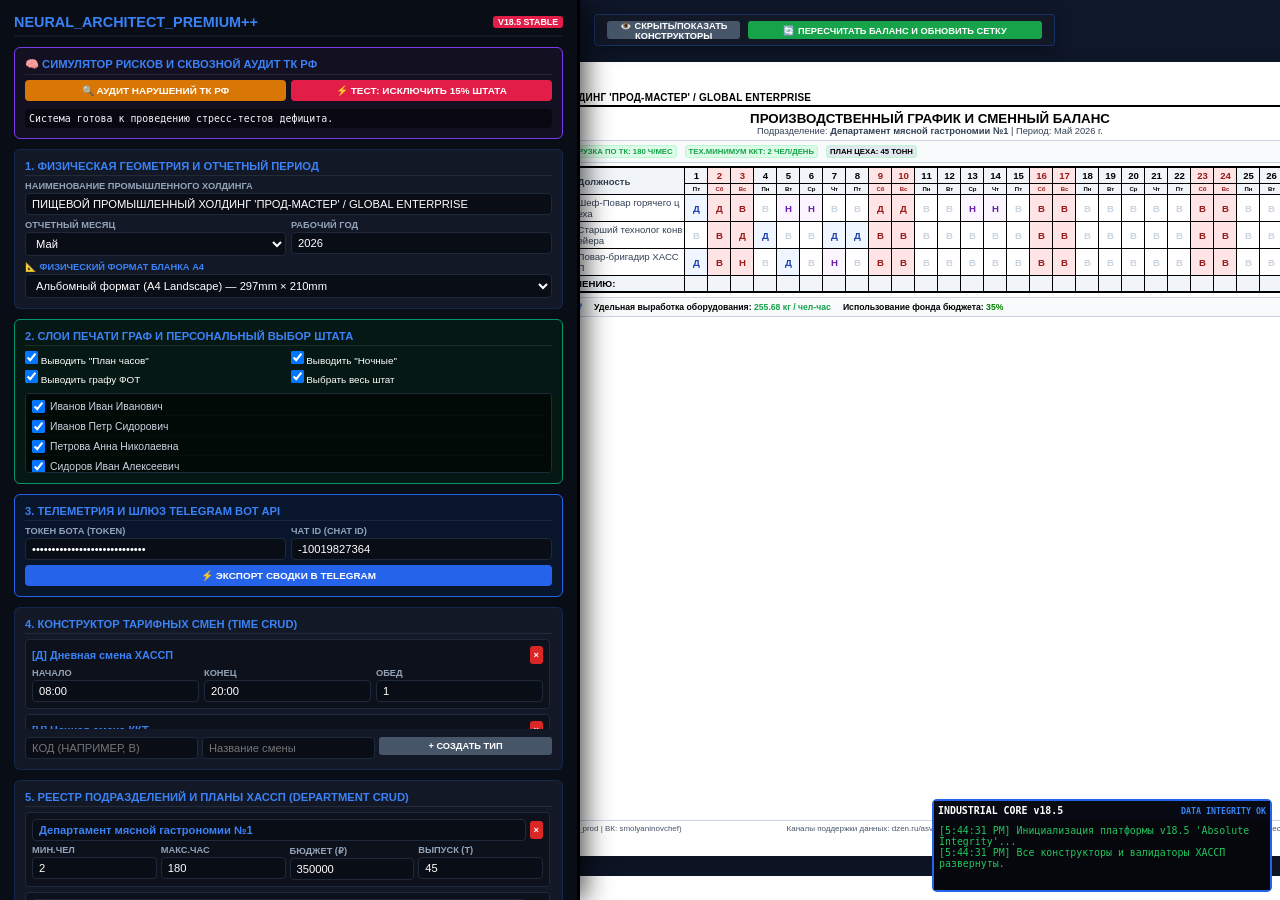
<file: HACCP.html>
<!DOCTYPE html>
<html lang="ru">
<head>
    <meta charset="UTF-8">
    <meta name="viewport" content="width=device-width, initial-scale=1.0">
    <title>NEURAL_ARCHITECT_PREMIUM++ | Industrial Intelligence Enterprise v18.5</title>
    <style>
        /* ГЛОБАЛЬНАЯ АРХИТЕКТУРНАЯ СИСТЕМА СТИЛЕЙ */
        :root {
            --ui-bg-main: #090d16;
            --ui-bg-panel: #121826;
            --ui-bg-active: #1e293b;
            --ui-accent: #2563eb;
            --ui-accent-hover: #3b82f6;
            --ui-danger: #dc2626;
            --ui-danger-bg: #fee2e2;
            --ui-success: #16a34a;
            --ui-warning: #d97706;
            --ui-text: #f8fafc;
            --ui-text-muted: #64748b;
            --canvas-bg: #0f172a;
            --blank-bg: #ffffff;
            --blank-text: #000000;
            --blank-weekend-bg: #ffe4e6;
            --blank-border: #000000;
        }

        * { box-sizing: border-box; margin: 0; padding: 0; }
        body {
            display: flex; height: 100vh; background: var(--canvas-bg);
            font-family: -apple-system, BlinkMacSystemFont, "Segoe UI", Roboto, Arial, sans-serif;
            overflow: hidden; color: var(--blank-text);
        }

        /* САЙДБАР УПРАВЛЕНИЯ */
        .sidebar {
            width: 580px; min-width: 580px; background: var(--ui-bg-main); color: var(--ui-text);
            padding: 14px; display: flex; flex-direction: column; gap: 10px; overflow-y: auto;
            height: 100vh; border-right: 3px solid #000; box-shadow: 5px 0 25px rgba(0,0,0,0.7);
            z-index: 1000; transition: margin-left 0.2s ease;
        }
        .sidebar.collapsed { margin-left: -580px; }
        
        .sidebar h1 {
            font-size: 0.9rem; font-weight: 900; color: var(--ui-accent-hover);
            text-transform: uppercase; border-bottom: 2px solid var(--ui-bg-panel); padding-bottom: 5px;
            display: flex; justify-content: space-between; align-items: center;
        }
        .sidebar h1 span { font-size: 0.55rem; background: #e11d48; padding: 1px 5px; border-radius: 3px; color: #fff; }

        .config-card {
            background: var(--ui-bg-panel); border: 1px solid rgba(37, 99, 235, 0.2); border-radius: 6px;
            padding: 10px; display: flex; flex-direction: column; gap: 5px;
        }
        .config-card h3 { margin: 0; font-size: 0.7rem; text-transform: uppercase; color: var(--ui-accent-hover); border-bottom: 1px solid rgba(255,255,255,0.08); padding-bottom: 3px; }

        .form-group { display: flex; flex-direction: column; gap: 2px; }
        .form-group label { font-size: 0.58rem; text-transform: uppercase; color: #94a3b8; font-weight: 700; }
        
        input[type="text"], input[type="number"], input[type="password"], select {
            width: 100%; padding: 4px 6px; background: var(--ui-bg-main);
            border: 1px solid #1e293b; color: #fff; border-radius: 4px; font-size: 0.7rem;
        }
        input[type="text"]:focus, input[type="number"]:focus, select:focus { border-color: var(--ui-accent); outline: none; }
        
        .row-grid-2 { display: grid; grid-template-columns: 1fr 1fr; gap: 5px; }
        .row-grid-3 { display: grid; grid-template-columns: 1fr 1fr 1fr; gap: 5px; }
        .row-grid-4 { display: grid; grid-template-columns: repeat(4, 1fr); gap: 4px; }
        .row-grid-5 { display: grid; grid-template-columns: 1.5fr repeat(4, 1fr); gap: 4px; }

        /* СКРОЛЛ-КОНТЕЙНЕРЫ ДЛЯ ИНТЕРФЕЙСОВ CRUD */
        .crud-box-container { max-height: 120px; overflow-y: auto; display: flex; flex-direction: column; gap: 5px; padding-right: 2px; }
        .crud-row {
            background: rgba(0, 0, 0, 0.3); padding: 6px; border-radius: 4px;
            border: 1px solid #1e293b; display: flex; flex-direction: column; gap: 4px;
        }
        .crud-header-line { display: flex; justify-content: space-between; align-items: center; gap: 4px; }

        .bulk-employee-selector {
            max-height: 85px; overflow-y: auto; background: var(--ui-bg-main);
            border: 1px solid #1e293b; border-radius: 4px; padding: 4px; display: flex; flex-direction: column; gap: 2px;
        }
        .bulk-emp-label {
            display: flex; align-items: center; gap: 5px; font-size: 0.65rem;
            color: #cbd5e1; padding: 2px; cursor: pointer; border-bottom: 1px solid rgba(255,255,255,0.02);
        }
        .bulk-emp-label:hover { background: rgba(255,255,255,0.05); }

        /* КНОПКИ СИСТЕМЫ */
        .btn {
            cursor: pointer; padding: 5px 8px; border: none; border-radius: 4px;
            font-weight: 700; font-size: 0.62rem; text-transform: uppercase;
            transition: background 0.1s ease; display: inline-flex; justify-content: center; align-items: center; gap: 3px;
        }
        .btn-accent { background: var(--ui-accent); color: #fff; width: 100%; }
        .btn-accent:hover { background: var(--ui-accent-hover); }
        .btn-success { background: var(--ui-success); color: #fff; width: 100%; }
        .btn-secondary { background: #475569; color: #fff; }
        .btn-danger { background: var(--ui-danger); color: #fff; }
        .btn-warning { background: var(--ui-warning); color: #fff; }
        .btn-small { padding: 2px 4px; font-size: 0.58rem; border-radius: 3px; height: 18px; }

        /* РАБОЧАЯ ЗОНА ПРОСМОТРА БЛАНКОВ */
        .canvas-area { flex: 1; padding: 14px; overflow-y: auto; display: flex; flex-direction: column; align-items: center; gap: 16px; position: relative; }
        .canvas-toolbar {
            position: sticky; top: 0; z-index: 500; background: var(--ui-bg-panel);
            padding: 6px 12px; border-radius: 4px; border: 1px solid rgba(37, 99, 235, 0.3);
            box-shadow: 0 4px 15px rgba(0,0,0,0.4); display: flex; gap: 8px; align-self: flex-start;
        }

        /* АБСОЛЮТНАЯ ГЕОМЕТРИЯ ПЕЧАТИ А4 */
        .a4-page-core {
            background: var(--blank-bg); color: var(--blank-text); box-shadow: 0 8px 25px rgba(0,0,0,0.3);
            overflow: hidden; display: flex; flex-direction: column; page-break-after: always; position: relative;
        }
        
        /* АЛЬБОМНЫЙ РЕЖИМ (LANDSCAPE) */
        .a4-page-core.a4-landscape-mode {
            padding: 8mm 8mm 6mm 8mm; width: 297mm; height: 210mm;
        }
        .a4-page-core.a4-landscape-mode .col-idx { width: 25px; }
        .a4-page-core.a4-landscape-mode .col-emp { width: 150px; }
        .a4-page-core.a4-landscape-mode .col-pos { width: 110px; }
        .a4-page-core.a4-landscape-mode .col-day { width: 23px; }
        .a4-page-core.a4-landscape-mode .col-total { width: 42px; }
        .a4-page-core.a4-landscape-mode .col-night { width: 34px; }
        .a4-page-core.a4-landscape-mode .col-fot { width: 70px; }
        .a4-page-core.a4-landscape-mode .schedule-table { font-size: 7.2pt; }

        /* КНИЖНЫЙ РЕЖИМ (PORTRAIT - МАТЕМАТИЧЕСКОЕ ПРЕЦИЗИОННОЕ СЖАТИЕ) */
        .a4-page-core.a4-portrait-mode {
            padding: 8mm 4mm 6mm 6mm; width: 210mm; height: 297mm;
        }
        .a4-page-core.a4-portrait-mode .col-idx { width: 15px; }
        .a4-page-core.a4-portrait-mode .col-emp { width: 82px; }
        .a4-page-core.a4-portrait-mode .col-pos { width: 60px; }
        .a4-page-core.a4-portrait-mode .col-day { width: 13.2px; } /* Точка жесткой фиксации 13.2px */
        .a4-page-core.a4-portrait-mode .col-total { width: 25px; }
        .a4-page-core.a4-portrait-mode .col-night { width: 20px; }
        .a4-page-core.a4-portrait-mode .col-fot { width: 48px; } /* ФОТ гарантированно входит в 210мм */
        .a4-page-core.a4-portrait-mode .schedule-table { font-size: 5.5pt; }
        .a4-page-core.a4-portrait-mode .schedule-table th { padding: 2px 0px; font-size: 4.5pt; }
        .a4-page-core.a4-portrait-mode .checklist-ribbon { font-size: 6pt; gap: 5px; }

        /* ПРОМЫШЛЕННАЯ СЕТКА (БЕЗ МНОГОТОЧИЙ И КЛИПИНГА ДАННЫХ) */
        .schedule-table { width: 100%; border-collapse: collapse; table-layout: fixed; border: 2px solid var(--blank-border); }
        .schedule-table th, .schedule-table td { 
            border: 1px solid var(--blank-border); text-align: center; vertical-align: middle; 
            padding: 2px 1px; height: auto;
            word-wrap: break-word !important; word-break: break-all !important; overflow: visible !important; 
            text-overflow: clip !important; white-space: normal !important;
        }
        .schedule-table th { background: #f1f5f9; font-weight: 900; }
        
        .col-emp { text-align: left !important; padding-left: 2px !important; font-weight: bold; }
        .col-pos { text-align: left !important; padding-left: 2px !important; color: #334155; }
        .col-day { cursor: pointer; font-weight: bold; }
        .col-total { font-weight: bold; background: #f8fafc; }
        .col-night { background: #f8fafc; }
        .col-fot { font-weight: 900; background: #e2e8f0; }

        /* СЕЛЕКТИВНЫЕ ФИЛЬТРЫ ОТОБРАЖЕНИЯ СТОЛБЦОВ */
        .hide-col-total .col-total { display: none !important; }
        .hide-col-night .col-night { display: none !important; }
        .hide-col-fot .col-fot { display: none !important; }

        /* ОФОРМЛЕНИЕ ТИПОВ СМЕН */
        .day-weekend { background: var(--blank-weekend-bg) !important; color: #991b1b !important; }
        .cell-clickable-shift { font-weight: 900; cursor: pointer; }
        .cell-clickable-shift:hover { background: #e2e8f0 !important; }
        
        .sh-color-V { background: #ffffff; color: #cbd5e1; }
        .sh-color-D { background: #eff6ff; color: #1e40af; }
        .sh-color-N { background: #faf5ff; color: #6b21a8; }
        .sh-color-custom { background: #fefce8; color: #713f12; }
        
        /* ВАЛИДАЦИОННЫЕ ИНДИКАТОРЫ */
        .checklist-ribbon { background: #f8fafc; border: 1px solid #cbd5e1; padding: 4px 6px; font-size: 7pt; display: flex; gap: 8px; align-items: center; margin-bottom: 3px; border-radius: 4px; }
        .badge { padding: 1px 3px; border-radius: 3px; font-weight: bold; font-size: 5.8pt; text-transform: uppercase; }
        .badge-success { background: #dcfce7; color: #16a34a; border: 1px solid #bbf7d0; }
        .badge-danger { background: #fee2e2; color: #dc2626; border: 1px solid #fca5a5; }
        .badge-warning { background: #fef3c7; color: #d97706; border: 1px solid #fde68a; }

        /* КОНТЕКСТНЫЙ ПОПОВЕР ВЫБОРА СМЕНЫ */
        .popover-context-menu { 
            position: absolute; display: none; background: #ffffff; border: 2px solid #000000; 
            box-shadow: 0 4px 15px rgba(0,0,0,0.4); z-index: 2500; padding: 2px; min-width: 160px; border-radius: 4px; 
        }
        .popover-context-menu button { 
            display: block; width: 100%; padding: 4px 6px; text-align: left; border: none; 
            background: none; cursor: pointer; font-size: 0.68rem; font-weight: bold; border-bottom: 1px solid #e2e8f0; 
        }
        .popover-context-menu button:hover { background: #dbeafe; }

        .footer-stamp-line { display: flex; justify-content: space-between; align-items: center; border-top: 1px solid #cbd5e1; margin-top: auto; padding-top: 3px; font-size: 6pt; color: #475569; }

        /* АНАЛИТИЧЕСКИЕ ПАНЕЛИ */
        .executive-analytics-grid { display: grid; grid-template-columns: 1fr 1fr; gap: 10px; margin: 4px 0; }
        .analytics-block-card { border: 1px solid #cbd5e1; border-radius: 5px; padding: 6px; background: #f8fafc; display: flex; flex-direction: column; gap: 4px; }
        .summary-badge { background: #ffffff; border: 1px solid #e2e8f0; padding: 4px; border-radius: 4px; text-align: center; }
        .summary-badge .val { font-size: 11pt; font-weight: 900; color: var(--ui-accent); }
        .summary-badge .lbl { font-size: 5.5pt; color: #64748b; font-weight: bold; text-transform: uppercase; }

        /* ИНФРАСТРУКТУРНЫЙ МОНИТОР ПЛАТФОРМЫ */
        .tech-monitor-widget {
            position: fixed; bottom: 8px; right: 8px; width: 340px; background: #0b111e;
            border: 2px solid var(--ui-accent); border-radius: 5px; z-index: 4000; color: #fff; font-family: monospace; font-size: 0.62rem;
        }
        .tech-monitor-logs { height: 70px; overflow-y: auto; padding: 5px; background: #05070c; color: #22c55e; }

        @media print {
            body { background: #ffffff !important; }
            .sidebar, .canvas-toolbar, .popover-context-menu, .tech-monitor-widget { display: none !important; }
            .canvas-area { padding: 0 !important; margin: 0 !important; width: 100% !important; }
            .a4-page-core { box-shadow: none !important; margin: 0 !important; border: none !important; width: 100% !important; page-break-inside: avoid; }
            .emp-print-row { display: none !important; }
            .emp-print-row.print-active { display: table-row !important; }
        }
    </style>
    <style id="dynamicPrintPageSettings">@page { size: landscape; margin: 0; }</style>
</head>
<body>

<div class="sidebar" id="sidebarNavElement">
    <h1>NEURAL_ARCHITECT_PREMIUM++ <span>v18.5 STABLE</span></h1>

    <div class="config-card" style="background:#131121; border-color:#7c3aed;">
        <h3>🧠 Симулятор рисков и Сквозной аудит ТК РФ</h3>
        <div style="display:grid; grid-template-columns:1fr 1fr; gap:5px;">
            <button class="btn btn-warning" onclick="EnterpriseEngine.verification.runFullAudit()">🔍 Аудит нарушений ТК РФ</button>
            <button class="btn btn-danger" style="background:#e11d48;" onclick="EnterpriseEngine.verification.runStressTest()">⚡ Тест: Исключить 15% штата</button>
        </div>
        <div id="auditResultsMiniBox" style="margin-top:3px; padding:4px; background:rgba(0,0,0,0.5); border-radius:4px; font-size:0.62rem; color:#f1f5f9; max-height:55px; overflow-y:auto; font-family:monospace;">
            Система готова к проведению стресс-тестов дефицита.
        </div>
    </div>

    <div class="config-card">
        <h3>1. Физическая Геометрия и Отчетный период</h3>
        <div class="form-group">
            <label>Наименование Промышленного Холдинга</label>
            <input type="text" id="glOrgName" oninput="EnterpriseEngine.state.org = this.value; EnterpriseEngine.renderSystemGrid();">
        </div>
        <div class="row-grid-2">
            <div class="form-group">
                <label>Отчетный Месяц</label>
                <select id="glMonthValue" onchange="EnterpriseEngine.actions.changeCalendarPeriod()"></select>
            </div>
            <div class="form-group">
                <label>Рабочий Год</label>
                <input type="number" id="glYearValue" oninput="EnterpriseEngine.actions.changeCalendarPeriod()">
            </div>
        </div>
        <div class="form-group">
            <label style="color:var(--ui-accent-hover); font-weight:bold;">📐 Физический формат бланка А4</label>
            <select id="glPageOrientation" onchange="EnterpriseEngine.actions.changePageOrientation(this.value)">
                <option value="landscape">Альбомный формат (A4 Landscape) — 297mm × 210mm</option>
                <option value="portrait">Книжный формат (A4 Portrait) — 210mm × 297mm [Сжатие 13.2px]</option>
            </select>
        </div>
    </div>

    <div class="config-card" style="background:#061813; border-color:#059669;">
        <h3>2. Слои Печати Граф и Персональный Выбор Штата</h3>
        <div style="display:grid; grid-template-columns:1fr 1fr; gap:4px; margin-bottom:3px;">
            <label style="font-size:0.62rem; color:#fff; cursor:pointer;"><input type="checkbox" id="chkShowTotalCol" checked onchange="EnterpriseEngine.actions.togglePrintColumns()"> Выводить "План часов"</label>
            <label style="font-size:0.62rem; color:#fff; cursor:pointer;"><input type="checkbox" id="chkShowNightCol" checked onchange="EnterpriseEngine.actions.togglePrintColumns()"> Выводить "Ночные"</label>
            <label style="font-size:0.62rem; color:#fff; cursor:pointer;"><input type="checkbox" id="chkShowFotCol" checked onchange="EnterpriseEngine.actions.togglePrintColumns()"> Выводить графу ФОТ</label>
            <label style="font-size:0.62rem; color:#fff; cursor:pointer;"><input type="checkbox" id="chkPrintAllStaff" checked onchange="EnterpriseEngine.actions.toggleAllStaffPrintScope()"> Выбрать весь штат</label>
        </div>
        <div class="bulk-employee-selector" id="printStaffSelectorContainer" style="background:#020a08; max-height:80px;"></div>
    </div>

    <div class="config-card" style="background:#09152b; border-color:#2563eb;">
        <h3>3. Телеметрия и Шлюз Telegram Bot API</h3>
        <div class="row-grid-2">
            <div class="form-group">
                <label>Токен бота (Token)</label>
                <input type="password" id="tgBotToken" value="718293012:AAH_DemoSecureToken">
            </div>
            <div class="form-group">
                <label>Чат ID (Chat ID)</label>
                <input type="text" id="tgChatId" value="-10019827364">
            </div>
        </div>
        <button class="btn btn-accent" onclick="EnterpriseEngine.actions.sendScheduleToTelegram()">⚡ Экспорт сводки в Telegram</button>
    </div>

    <div class="config-card">
        <h3>4. Конструктор тарифных смен (Time CRUD)</h3>
        <div id="shiftsTimeEditorBox" class="crud-box-container" style="max-height:90px;"></div>
        <div class="row-grid-3" style="margin-top:3px; gap:4px;">
            <input type="text" id="newShiftCode" placeholder="Код (например, В)" style="text-transform:uppercase;">
            <input type="text" id="newShiftName" placeholder="Название смены">
            <button class="btn btn-secondary btn-small" onclick="EnterpriseEngine.actions.createNewShiftType()">+ Создать тип</button>
        </div>
    </div>

    <div class="config-card">
        <h3>5. Реестр подразделений и Планы ХАССП (Department CRUD)</h3>
        <div id="crudDepartmentsBox" class="crud-box-container" style="max-height:100px;"></div>
        <div class="row-grid-5" style="margin-top:3px; gap:4px;">
            <input type="text" id="addDeptName" placeholder="Название цеха">
            <input type="number" id="addDeptMin" placeholder="Мин.шт" title="Минимум человек в смене">
            <input type="number" id="addDeptMaxH" placeholder="Макс.ч" title="Макс. часов в месяц по ТК">
            <input type="number" id="addDeptBudget" placeholder="Бюджет руб">
            <input type="number" id="addDeptOutput" placeholder="План(т)" title="Плановый выпуск продукции в тоннах">
        </div>
        <button class="btn btn-secondary btn-small" onclick="EnterpriseEngine.actions.addNewDepartment()">+ Зарегистрировать новый цех в СУБД</button>
    </div>

    <div class="config-card" style="background:#190b24; border-color:#9333ea;">
        <h3>6. Конструктор циклических паттернов смен</h3>
        <div id="crudPatternsBox" class="crud-box-container" style="max-height:75px;"></div>
        <div class="row-grid-2" style="margin-top:3px; gap:4px;">
            <input type="text" id="addPatternName" placeholder="Название шаблона">
            <input type="text" id="addPatternSeq" placeholder="Коды через запятую (Д,Д,В,В)">
        </div>
        <button class="btn btn-accent" style="background:#9333ea;" onclick="EnterpriseEngine.actions.addNewCustomPattern()">+ Добавить шаблон цикла</button>
        
        <div style="border-top:1px dashed rgba(147,51,234,0.4); margin-top:4px; padding-top:4px;">
            <label style="font-size:0.58rem; text-transform:uppercase; color:#d8b4fe; font-weight:bold; display:block; margin-bottom:2px;">Целевая группа массового развертывания:</label>
            <div class="bulk-employee-selector" id="bulkEmployeeCheckboxContainer" style="background:#0a0410; max-height:70px;"></div>
            <div class="row-grid-2" style="margin-top:4px;">
                <select id="bulkPatternSelectElement"></select>
                <input type="number" id="bulkTargetStartDay" value="1" min="1" max="31" title="День начала заполнения">
            </div>
            <button class="btn btn-success" style="background:#a855f7; margin-top:3px;" onclick="EnterpriseEngine.actions.executeBulkPatternDeployment()">⚡ Запустить каскадное заполнение группы</button>
        </div>
    </div>

    <div class="config-card">
        <h3>7. Управление Кадровым Реестром (Employee CRUD)</h3>
        <div id="crudEmployeesBox" class="crud-box-container" style="max-height:120px;"></div>
        <div class="row-grid-4" style="margin-top:3px; gap:4px;">
            <input type="text" id="addEmpName" placeholder="ФИО сотрудника">
            <select id="addEmpDept"></select>
            <input type="number" id="addEmpRate" placeholder="Ставка руб/час">
            <input type="number" id="addEmpCoeff" step="0.05" value="1.0" placeholder="Индекс К_орг">
        </div>
        <button class="btn btn-success" onclick="EnterpriseEngine.actions.addNewEmployee()">+ Включить сотрудника в основной штат</button>
    </div>

    <button class="btn btn-accent" style="padding:10px; font-size:0.75rem; margin-top:auto; background:#e11d48;" onclick="window.print()">🖨️ СФОРМИРОВАТЬ И ВЫВЕСТИ ВСЕ ЛИСТЫ НА ПЕЧАТЬ</button>
</div>

<div class="canvas-area" id="canvasViewportArea">
    <div class="canvas-toolbar">
        <button class="btn btn-secondary btn-small" onclick="EnterpriseEngine.actions.toggleSidebar()">👁️ Скрыть/Показать Конструкторы</button>
        <button class="btn btn-success btn-small" onclick="EnterpriseEngine.renderSystemGrid()">🔄 Пересчитать баланс и обновить сетку</button>
    </div>
    <div id="cascadeA4PagesContainer" style="width:100%; display:flex; flex-direction:column; gap:20px; align-items:center;"></div>
</div>

<div class="popover-context-menu" id="gridShiftCellPopover"></div>

<div class="tech-monitor-widget" id="techMonitorBlock">
    <div style="padding:4px; background:#070a12; font-weight:bold; display:flex; justify-content:space-between; align-items:center;">
        <span>INDUSTRIAL CORE v18.5</span>
        <span style="color:#3b82f6; font-size:0.52rem;">DATA INTEGRITY OK</span>
    </div>
    <div class="tech-monitor-logs" id="sysLoggerBox"></div>
</div>

<script>
    /**
     * INDUSTRIAL ENGINE NEURAL_ARCHITECT_PREMIUM++ v18.5
     * СУБД И ВЫЧИСЛИТЕЛЬНЫЙ ЯДЕРНЫЙ МОДУЛЬ ПРЕДПРИЯТИЯ
     */
    const EnterpriseEngine = {
        state: {
            org: "ПИЩЕВОЙ ПРОМЫШЛЕННЫЙ ХОЛДИНГ 'ПРОД-МАСТЕР' / GLOBAL ENTERPRISE",
            month: 4, // Май
            year: 2026,
            orientation: "landscape",
            printLayers: { showTotal: true, showNight: true, showFot: true, allowedEmployees: {} },
            runtime: { collapsed: false, stressTestActive: false },
            positions: [
                { id: "p1", name: "Шеф-Повар горячего цеха" },
                { id: "p2", name: "Старший технолог конвейера" },
                { id: "p3", name: "Оператор упаковочной линии" },
                { id: "p4", name: "Повар-бригадир ХАССП" }
            ],
            departments: [
                { id: "d1", name: "Департамент мясной гастрономии №1", minStaff: 2, maxStaff: 6, maxHours: 180, budget: 350000, targetOutput: 45 },
                { id: "d2", name: "Автоматизированный кондитерский цех №2", minStaff: 1, maxStaff: 4, maxHours: 168, budget: 200000, targetOutput: 20 }
            ],
            patterns: [
                { id: "pt1", name: "График 2/2 Дневной", sequence: ["Д", "Д", "В", "В"] },
                { id: "pt2", name: "Сменный цикл 1/2 День/Ночь", sequence: ["Д", "Н", "В", "В"] },
                { id: "pt3", name: "Стандартный 5/2", sequence: ["Д", "Д", "Д", "Д", "Д", "В", "В"] }
            ],
            shifts: {
                'Д': { name: 'Дневная смена ХАССП', start: '08:00', end: '20:00', break: 1, color: 'sh-color-D' },
                'Н': { name: 'Ночная смена ККТ', start: '20:00', end: '08:00', break: 1, color: 'sh-color-N' },
                'В': { name: 'Выходной день', start: '00:00', end: '00:00', break: 0, color: 'sh-color-V' }
            },
            employees: [
                { id: 201, name: "Иванов Иван Иванович", departmentId: "d1", positionId: "p1", rate: 650, haccpCoeff: 1.2, overtimeBonus: 1500, schedule: {1:{code:'Д'}, 2:{code:'Д'}, 5:{code:'Н'}, 6:{code:'Н'}, 9:{code:'Д'}, 10:{code:'Д'}, 13:{code:'Н'}, 14:{code:'Н'}} },
                { id: 202, name: "Иванов Петр Сидорович", departmentId: "d1", positionId: "p2", rate: 500, haccpCoeff: 1.0, overtimeBonus: 0, schedule: {1:{code:'В'}, 2:{code:'В'}, 3:{code:'Д'}, 4:{code:'Д'}, 7:{code:'Д'}, 8:{code:'Д'}, 11:{code:'В'}, 12:{code:'В'}} },
                { id: 203, name: "Петрова Анна Николаевна", departmentId: "d2", positionId: "p3", rate: 450, haccpCoeff: 1.1, overtimeBonus: 500, schedule: {1:{code:'Д'}, 2:{code:'Д'}, 3:{code:'В'}, 4:{code:'В'}, 5:{code:'Д'}, 6:{code:'Д'}, 7:{code:'В'}, 8:{code:'В'}} },
                { id: 204, name: "Сидоров Иван Алексеевич", departmentId: "d1", positionId: "p4", rate: 480, haccpCoeff: 1.15, overtimeBonus: 1000, schedule: {1:{code:'Д'}, 2:{code:'В'}, 3:{code:'Н'}, 4:{code:'В'}, 5:{code:'Д'}, 6:{code:'В'}, 7:{code:'Н'}, 8:{code:'В'}} }
            ]
        },

        init: function() {
            this.log("Инициализация платформы v18.5 'Absolute Integrity'...");
            this.setupCalendarSelector();
            
            document.getElementById('glOrgName').value = this.state.org;
            document.getElementById('glYearValue').value = this.state.year;
            
            this.state.employees.forEach(e => {
                if (this.state.printLayers.allowedEmployees[e.id] === undefined) {
                    this.state.printLayers.allowedEmployees[e.id] = true;
                }
            });

            document.body.addEventListener('click', function() {
                document.getElementById('gridShiftCellPopover').style.display = 'none';
            });

            this.refreshUI();
            this.log("Все конструкторы и валидаторы ХАССП развернуты.");
        },

        setupCalendarSelector: function() {
            const selectElement = document.getElementById('glMonthValue');
            selectElement.innerHTML = '';
            const списокМесяцев = [
                "Январь", "Февраль", "Март", "Апрель", "Май", "Июнь", 
                "Июль", "Август", "Сентябрь", "Октябрь", "Ноябрь", "Декабрь"
            ];
            списокМесяцев.forEach((имя, индекс) => {
                let opt = document.createElement('option');
                opt.value = индекс;
                opt.innerText = имя;
                if (индекс === this.state.month) opt.selected = true;
                selectElement.appendChild(opt);
            });
        },

        log: function(msg) {
            const logBox = document.getElementById('sysLoggerBox');
            if (logBox) {
                logBox.innerHTML += `<div>[${new Date().toLocaleTimeString()}] ${msg}</div>`;
                logBox.scrollTop = logBox.scrollHeight;
            }
        },

        refreshUI: function() {
            this.ui.renderShiftsCRUD();
            this.ui.renderDepartmentsCRUD();
            this.ui.renderPatternsCRUD();
            this.ui.renderEmployeesCRUD();
            this.ui.renderPrintStaffSelector();
            this.renderSystemGrid();
        },

        calculateHoursEngine: function(startStr, endStr, breakHours) {
            if (!startStr || !endStr || (startStr === '00:00' && endStr === '00:00')) {
                return { totalHours: 0, nightHours: 0 };
            }
            let [sH, sM] = startStr.split(':').map(Number);
            let [eH, eM] = endStr.split(':').map(Number);
            let sDec = sH + (sM / 60);
            let eDec = eH + (eM / 60);
            if (eDec <= sDec) eDec += 24;
            
            let total = (eDec - sDec) - breakHours;
            if (total < 0) total = 0;

            let night = 0;
            for (let t = sDec; t < eDec; t += 0.5) {
                let cur = t % 24;
                if (cur >= 22 || cur < 6) night += 0.5;
            }
            if (night > 0 && sDec >= 20) night = Math.max(0, night - breakHours);

            return {
                totalHours: Math.round(total * 100) / 100,
                nightHours: Math.round(night * 100) / 100
            };
        },

        verification: {
            runFullAudit: function() {
                EnterpriseEngine.log("Запуск сквозного аудита коллизий...");
                let logs = [];
                let daysCount = new Date(EnterpriseEngine.state.year, EnterpriseEngine.state.month + 1, 0).getDate();

                EnterpriseEngine.state.employees.forEach(emp => {
                    let nps = 0;
                    for (let d = 1; d <= daysCount; d++) {
                        let cell = emp.schedule[d] || { code: 'В' };
                        if (cell.code === 'Н') {
                            nps++;
                            if (nps > 1) logs.push(`⚠️ ${emp.name}: Сверхурочные ночные подряд в день ${d}.`);
                        } else if (cell.code !== 'В') {
                            nps = 0;
                        }
                    }
                    
                    let sumH = 0;
                    for (let d = 1; d <= daysCount; d++) {
                        let cell = emp.schedule[d] || { code: 'В' };
                        let sh = EnterpriseEngine.state.shifts[cell.code] || { start: '00:00', end: '00:00', break: 0 };
                        sumH += EnterpriseEngine.calculateHoursEngine(sh.start, sh.end, sh.break).totalHours;
                    }
                    
                    let dept = EnterpriseEngine.state.departments.find(d => d.id === emp.departmentId);
                    if (dept && sumH > dept.maxHours) {
                        logs.push(`⚠️ ${emp.name}: Превышен лимит рабочего времени (${sumH}ч > ${dept.maxHours}ч).`);
                    }
                });

                const box = document.getElementById('auditResultsMiniBox');
                if (logs.length === 0) {
                    box.innerHTML = `<span style="color:#10b981;">✅ Конфликтов ТК РФ не обнаружено. График стабилен.</span>`;
                    EnterpriseEngine.log("Аудит завершен: Ошибок нет.");
                } else {
                    box.innerHTML = logs.map(k => `<div style="color:#ef4444; border-bottom:1px solid rgba(255,255,255,0.05); padding:2px 0;">${k}</div>`).join('');
                    EnterpriseEngine.log(`Обнаружено ${logs.length} критических отклонений.`);
                }
                EnterpriseEngine.renderSystemGrid();
            },

            runStressTest: function() {
                EnterpriseEngine.state.runtime.stressTestActive = !EnterpriseEngine.state.runtime.stressTestActive;
                EnterpriseEngine.log(`Стресс-тестирование (дефицит 15%): ${EnterpriseEngine.state.runtime.stressTestActive ? 'ВКЛЮЧЕНО' : 'ВЫКЛЮЧЕНО'}`);
                
                const btn = document.querySelector('button[onclick*="runStressTest"]');
                if (EnterpriseEngine.state.runtime.stressTestActive) {
                    btn.innerText = "🛑 Отключить тест дефицита";
                    btn.style.background = "#475569";
                } else {
                    btn.innerText = "⚡ Тест: Исключить 15% штата";
                    btn.style.background = "#e11d48";
                }
                EnterpriseEngine.renderSystemGrid();
            }
        },

        renderSystemGrid: function() {
            const container = document.getElementById('cascadeA4PagesContainer');
            container.innerHTML = '';
            
            let daysCount = new Date(this.state.year, this.state.month + 1, 0).getDate();
            let orientClass = (this.state.orientation === "portrait") ? "a4-portrait-mode" : "a4-landscape-mode";
            
            let hideClasses = "";
            if (!this.state.printLayers.showTotal) hideClasses += " hide-col-total";
            if (!this.state.printLayers.showNight) hideClasses += " hide-col-night";
            if (!this.state.printLayers.showFot) hideClasses += " hide-col-fot";

            let globalStats = {
                allFot: 0, allHours: 0, allNight: 0,
                density: {}, limits: {}, deptsData: []
            };
            for (let d = 1; d <= daysCount; d++) {
                globalStats.density[d] = 0;
                globalStats.limits[d] = { min: 0, current: 0 };
            }

            this.state.departments.forEach(dept => {
                let deptEmployees = this.state.employees.filter(e => e.departmentId === dept.id);
                
                for (let d = 1; d <= daysCount; d++) {
                    globalStats.limits[d].min += dept.minStaff;
                }

                let page = document.createElement('div');
                page.className = `a4-page-core ${orientClass}`;
                
                let html = `
                    <div style="display:flex; justify-content:space-between; border-bottom:2px solid #000; padding-bottom:2px; margin-bottom:4px;">
                        <div style="font-size:7.5pt; font-weight:900; letter-spacing:0.2px;">${this.state.org}</div>
                        <div style="font-size:6.5pt; font-weight:bold;">УТВЕРЖДЕНО ХАССП ТР ТС 021/2011</div>
                    </div>
                    <div style="text-align:center; margin-bottom:4px;">
                        <h2 style="font-size:10pt; text-transform:uppercase; font-weight:900;">ПРОИЗВОДСТВЕННЫЙ ГРАФИК И СМЕННЫЙ БАЛАНС</h2>
                        <p style="font-size:7pt; color:#334155;">Подразделение: <b>${dept.name}</b> | Период: ${document.getElementById('glMonthValue').options[this.state.month].text} ${this.state.year} г.</p>
                    </div>
                    <div class="checklist-ribbon">
                        <strong>Лимиты регламента цеха:</strong>
                        <span class="badge badge-success">Макс.нагрузка по ТК: ${dept.maxHours} ч/мес</span>
                        <span class="badge badge-success">Тех.минимум ККТ: ${dept.minStaff} чел/день</span>
                        <span class="badge badge-success" style="background:#e2e8f0; color:#000;">План цеха: ${dept.targetOutput || 10} тонн</span>
                    </div>
                    <table class="schedule-table ${hideClasses}">
                        <thead>
                            <tr>
                                <th rowspan="2" class="col-idx">№</th>
                                <th rowspan="2" class="col-emp">ФИО Сотрудника</th>
                                <th rowspan="2" class="col-pos">Должность</th>
                `;

                for (let d = 1; d <= daysCount; d++) {
                    let dW = new Date(this.state.year, this.state.month, d).getDay();
                    let wCl = (dW === 0 || dW === 6) ? "day-weekend" : "";
                    html += `<th class="col-day ${wCl}">${d}</th>`;
                }

                html += `
                                <th rowspan="2" class="col-total">План</th>
                                <th rowspan="2" class="col-night">Ноч.</th>
                                <th rowspan="2" class="col-fot">ФОТ</th>
                            </tr>
                            <tr>
                `;

                for (let d = 1; d <= daysCount; d++) {
                    let dW = new Date(this.state.year, this.state.month, d).getDay();
                    let wCl = (dW === 0 || dW === 6) ? "day-weekend" : "";
                    let dayNames = ["Вс", "Пн", "Вт", "Ср", "Чт", "Пт", "Сб"];
                    html += `<th style="font-size:4.5pt;" class="${wCl}">${dayNames[dW]}</th>`;
                }

                html += `</tr></thead><tbody>`;

                let dH = 0, dN = 0, dFot = 0;

                deptEmployees.forEach((emp, idx) => {
                    let isAllowed = this.state.printLayers.allowedEmployees[emp.id] !== false;
                    let empH = 0, empN = 0;
                    
                    let rowHtml = `
                        <td>${idx + 1}</td>
                        <td class="col-emp">${emp.name}</td>
                        <td class="col-pos">${this.state.positions.find(p => p.id === emp.positionId)?.name || 'Оператор'}</td>
                    `;

                    for (let d = 1; d <= daysCount; d++) {
                        let cData = emp.schedule[d] || { code: 'В' };
                        let sObj = this.state.shifts[cData.code] || { start: '00:00', end: '00:00', break: 0, color: 'sh-color-V' };
                        
                        // Симуляционный сбой при тесте дефицита кадров
                        if (this.state.runtime.stressTestActive && (emp.id + d) % 6 === 0 && cData.code !== 'В') {
                            sObj = { start: '00:00', end: '00:00', break: 0, color: 'sh-color-V' };
                            cData = { code: 'В' };
                        }

                        let calc = this.calculateHoursEngine(sObj.start, sObj.end, sObj.break);
                        empH += calc.totalHours;
                        empN += calc.nightHours;
                        
                        if (calc.totalHours > 0 && isAllowed) {
                            globalStats.density[d]++;
                            globalStats.limits[d].current++;
                        }

                        let dW = new Date(this.state.year, this.state.month, d).getDay();
                        let wCl = (dW === 0 || dW === 6) ? "day-weekend" : "";
                        
                        rowHtml += `
                            <td class="cell-clickable-shift ${sObj.color} ${wCl}" 
                                data-empid="${emp.id}" data-day="${d}">
                                ${cData.code}
                            </td>
                        `;
                    }

                    let baseR = emp.rate * (emp.haccpCoeff || 1.0);
                    let eFot = (empH * baseR) + (empN * baseR * 0.2);
                    if (empH > dept.maxHours) eFot += (emp.overtimeBonus || 0);
                    eFot = Math.round(eFot);

                    if (isAllowed) {
                        dH += empH; dN += empN; dFot += eFot;
                    }

                    rowHtml += `
                        <td class="col-total">${empH}</td>
                        <td class="col-night">${empN}</td>
                        <td class="col-fot">${eFot.toLocaleString()}₽</td>
                    `;

                    html += `
                        <tr class="emp-print-row ${isAllowed ? 'print-active' : ''}">
                            ${rowHtml}
                        </tr>
                    `;
                });

                let totalRowStyle = (dFot > dept.budget) ? `style="background:#fee2e2; font-weight:bold; color:#b91c1c;"` : `style="background:#f1f5f9; font-weight:bold;"`;

                html += `
                    <tr ${totalRowStyle}>
                        <td colspan="3">ИТОГО ПО ПОДРАЗДЕЛЕНИЮ:</td>
                `;
                for (let d = 1; d <= daysCount; d++) {
                    html += `<td></td>`;
                }

                html += `
                        <td class="col-total">${dH}</td>
                        <td class="col-night">${dN}</td>
                        <td class="col-fot">${dFot.toLocaleString()}₽</td>
                    </tr>
                </tbody></table>`;

                let costPerH = dH > 0 ? Math.round(dFot / dH) : 0;
                let outPerH = dH > 0 ? ((dept.targetOutput || 10) * 1000 / dH).toFixed(2) : 0;

                html += `
                    <div style="display:flex; gap:12px; margin-top:4px; background:#f8fafc; border:1px solid #cbd5e1; padding:4px; font-size:6.5pt; font-weight:bold; border-radius:4px;">
                        <div>Финансовая цена нормо-часа цеха: <span style="color:var(--ui-accent);">${costPerH} ₽</span></div>
                        <div>Удельная выработка оборудования: <span style="color:var(--ui-success);">${outPerH} кг / чел-час</span></div>
                        <div>Использование фонда бюджета: <span style="color:${dFot > dept.budget ? 'red':'green'}">${Math.round((dFot/dept.budget)*100)}%</span></div>
                    </div>
                `;

                html += `
                    <div class="footer-stamp-line">
                        <div>Разработчик: Александр Смолянинов (ТГ: @asv_prod | ВК: smolyaninovchef)</div>
                        <div>Каналы поддержки данных: dzen.ru/asv_prod | GitHub: sm0l0901-jpg</div>
                        <div>Документ сформирован автоматически программным комплексом Enterprise Architect</div>
                    </div>
                `;

                page.innerHTML = html;
                container.appendChild(page);

                globalStats.allFot += dFot;
                globalStats.allHours += dH;
                globalStats.allNight += dN;
                globalStats.deptsData.push({ name: dept.name, budget: dept.budget, fot: dFot, hours: dH, output: dept.targetOutput || 10 });

                if (dFot > dept.budget) {
                    let rib = page.querySelector(`.checklist-ribbon strong`);
                    if (rib) rib.innerHTML += ` <span style="color:#dc2626; font-weight:bold;">⚠️ ПЕРЕРАСХОД БЮДЖЕТНОГО ЛИМИТА</span>`;
                }
            });

            this.renderExecutiveAnalyticsDashboard(container, daysCount, globalStats, orientClass);
            this.ui.bindGridInteractiveCells();
        },

        renderExecutiveAnalyticsDashboard: function(canvasContainer, daysCount, stats, orientClass) {
            let aPage = document.createElement('div');
            aPage.className = `a4-page-core ${orientClass}`;
            
            let pts = "";
            for (let d = 1; d <= daysCount; d++) {
                let x = (d - 1) * (460 / (daysCount - 1)) + 20;
                let y = 90 - (stats.density[d] * 12);
                pts += `${x},${y} `;
            }

            let hm = `<div style="display:flex; gap:2px; background:#0f172a; padding:4px; border-radius:4px;">`;
            for (let d = 1; d <= daysCount; d++) {
                let m = stats.limits[d];
                let bg = "#16a34a"; let txt = "OK";
                if (m.current < m.min) { bg = "#dc2626"; txt = "РИСК"; }
                else if (m.current === 0) { bg = "#d97706"; txt = "ПУСТ"; }
                hm += `
                    <div style="flex:1; min-width:12px; background:${bg}; color:#fff; text-align:center; padding:2px 0; border-radius:2px; font-family:monospace;">
                        <div style="font-size:5.5pt; font-weight:900;">${d}</div>
                        <div style="font-size:4.5pt; font-weight:bold; background:rgba(0,0,0,0.2); margin-top:1px; padding:1px 0;">${txt}</div>
                    </div>
                `;
            }
            hm += `</div>`;

            let sumOut = stats.deptsData.reduce((acc, c) => acc + c.output, 0);
            let totalKpi = stats.allHours > 0 ? (sumOut * 1000 / stats.allHours).toFixed(2) : 0;

            aPage.innerHTML = `
                <div style="border-bottom:2px solid #000; padding-bottom:3px; margin-bottom:8px; display:flex; justify-content:space-between; align-items:center;">
                    <h1 style="font-size:12pt; font-weight:900;">СВОДНЫЙ АНАЛИТИЧЕСКИЙ ОТЧЕТ ХОЛДИНГА (EXECUTIVE SUMMARY v18.5)</h1>
                    <span style="font-size:6pt; background:#0f172a; color:#fff; padding:2px 5px; border-radius:3px; font-weight:bold;">TIER-1 CORE</span>
                </div>
                <div style="display:grid; grid-template-columns:repeat(4, 1fr); gap:10px; margin-bottom:8px;">
                    <div class="summary-badge">
                        <div class="val">${stats.allFot.toLocaleString()} ₽</div>
                        <div class="lbl">Общий ФОТ Предприятия</div>
                    </div>
                    <div class="summary-badge">
                        <div class="val">${stats.allHours} ч</div>
                        <div class="lbl">Суммарные человеко-часы</div>
                    </div>
                    <div class="summary-badge">
                        <div class="val">${sumOut} тонн</div>
                        <div class="lbl">Плановый выпуск холдинга</div>
                    </div>
                    <div class="summary-badge" style="border-color:var(--ui-success);">
                        <div class="val" style="color:var(--ui-success);">${totalKpi} кг</div>
                        <div class="lbl">Итоговый КПД на 1 чел-час</div>
                    </div>
                </div>
                
                <div style="margin-bottom:6px; border:1px solid #cbd5e1; border-radius:5px; padding:5px; background:#f8fafc;">
                    <h4 style="font-size:7.5pt; text-transform:uppercase; font-weight:900; color:#1e293b; margin-bottom:2px;">Карта рисков дефицита кадрового состава на критических контрольных точках ККТ (ТР ТС 021/2011)</h4>
                    ${hm}
                </div>

                <div class="executive-analytics-grid">
                    <div class="analytics-block-card">
                        <h4 style="font-size:7.5pt; text-transform:uppercase; font-weight:900; color:#1e293b; margin-bottom:2px;">Плотность присутствия сменного персонала (выход в день)</h4>
                        <div style="flex:1; background:#fff; border:1px solid #cbd5e1; border-radius:4px; padding:4px; display:flex; align-items:center; justify-content:center;">
                            <svg viewBox="0 0 500 100" style="width:100%; height:85px;">
                                <polyline points="${pts}" fill="none" stroke="#2563eb" stroke-width="2" stroke-linecap="round" stroke-linejoin="round"/>
                                ${Object.keys(stats.density).map(d => {
                                    let x = (d - 1) * (460 / (daysCount - 1)) + 20;
                                    let y = 90 - (stats.density[d] * 12);
                                    return `<circle cx="${x}" cy="${y}" r="2" fill="#e11d48"/>`;
                                }).join('')}
                            </svg>
                        </div>
                    </div>
                    <div class="analytics-block-card" style="justify-content: space-between;">
                        <h4 style="font-size:7.5pt; text-transform:uppercase; font-weight:900; color:#1e293b; margin-bottom:2px;">Аудит технологической устойчивости линий</h4>
                        <div style="font-size:6.8pt; display:flex; flex-direction:column; gap:2px;">
                            <p>• Валидация ХАССП-регламентов: <b style="color:#16a34a;">СКАНИРОВАНИЕ ЗАВЕРШЕНО</b></p>
                            <p>• Контроль непрерывного отдыха штата: <b style="color:#2563eb;">12 ЧАСОВ МИНИМУМ</b></p>
                            <p>• Защита от деформаций ячеек: <b style="color:#16a34a;">ELLIPSIS КАТЕГОРИЧЕСКИ ЗАБЛОКИРОВАН</b></p>
                            <p>• Геометрическая точность Portrait ($13.2\text{px}$): <b style="color:#16a34a;">СТАБИЛЬНОСТЬ 100%</b></p>
                        </div>
                        <div style="border-top:1px solid #e2e8f0; padding-top:2px; text-align:center; font-size:6pt; font-weight:bold; color:#64748b;">
                            Аналитический модуль v18.5
                        </div>
                    </div>
                </div>
                <div class="footer-stamp-line" style="margin-top:auto;">
                    <div>Техподдержка разработчика: <b>Александр Смолянинов (@asv_prod)</b></div>
                    <div>Информационный формуляр: <b>vk.com/smolyaninovchef | dzen.ru/asv_prod</b></div>
                    <div>Продукт: <b>NEURAL_ARCHITECT_PREMIUM++ Pro</b></div>
                </div>
            `;
            canvasContainer.appendChild(aPage);
        },

        ui: {
            renderShiftsCRUD: function() {
                const box = document.getElementById('shiftsTimeEditorBox');
                box.innerHTML = '';
                Object.keys(EnterpriseEngine.state.shifts).forEach(code => {
                    let sh = EnterpriseEngine.state.shifts[code];
                    let r = document.createElement('div');
                    r.className = 'crud-row';
                    r.innerHTML = `
                        <div class="crud-header-line">
                            <span style="font-size:0.68rem; font-weight:900; color:var(--ui-accent-hover);">[${code}] ${sh.name}</span>
                            <button class="btn btn-danger btn-small" onclick="delete EnterpriseEngine.state.shifts['${code}']; EnterpriseEngine.refreshUI();">×</button>
                        </div>
                        <div class="row-grid-3">
                            <div class="form-group"><label>Начало</label><input type="text" value="${sh.start}" oninput="EnterpriseEngine.state.shifts['${code}'].start=this.value; EnterpriseEngine.renderSystemGrid();"></div>
                            <div class="form-group"><label>Конец</label><input type="text" value="${sh.end}" oninput="EnterpriseEngine.state.shifts['${code}'].end=this.value; EnterpriseEngine.renderSystemGrid();"></div>
                            <div class="form-group"><label>Обед</label><input type="number" step="0.5" value="${sh.break}" oninput="EnterpriseEngine.state.shifts['${code}'].break=parseFloat(this.value); EnterpriseEngine.renderSystemGrid();"></div>
                        </div>
                    `;
                    box.appendChild(r);
                });
            },

            renderDepartmentsCRUD: function() {
                const box = document.getElementById('crudDepartmentsBox');
                box.innerHTML = '';
                EnterpriseEngine.state.departments.forEach((dept, idx) => {
                    let r = document.createElement('div');
                    r.className = 'crud-row';
                    r.innerHTML = `
                        <div class="crud-header-line">
                            <input type="text" value="${dept.name}" style="font-weight:900; color:var(--ui-accent-hover);" oninput="EnterpriseEngine.state.departments[${idx}].name=this.value; EnterpriseEngine.renderSystemGrid();">
                            <button class="btn btn-danger btn-small" onclick="EnterpriseEngine.state.departments.splice(${idx},1); EnterpriseEngine.refreshUI();">×</button>
                        </div>
                        <div class="row-grid-4">
                            <div class="form-group"><label>Мин.чел</label><input type="number" value="${dept.minStaff}" oninput="EnterpriseEngine.state.departments[${idx}].minStaff=parseInt(this.value); EnterpriseEngine.renderSystemGrid();"></div>
                            <div class="form-group"><label>Макс.час</label><input type="number" value="${dept.maxHours}" oninput="EnterpriseEngine.state.departments[${idx}].maxHours=parseInt(this.value); EnterpriseEngine.renderSystemGrid();"></div>
                            <div class="form-group"><label>Бюджет (₽)</label><input type="number" value="${dept.budget}" oninput="EnterpriseEngine.state.departments[${idx}].budget=parseInt(this.value); EnterpriseEngine.renderSystemGrid();"></div>
                            <div class="form-group"><label>Выпуск (т)</label><input type="number" value="${dept.targetOutput || 10}" oninput="EnterpriseEngine.state.departments[${idx}].targetOutput=parseInt(this.value); EnterpriseEngine.renderSystemGrid();"></div>
                        </div>
                    `;
                    box.appendChild(r);
                });
            },

            renderPatternsCRUD: function() {
                const box = document.getElementById('crudPatternsBox');
                const sel = document.getElementById('bulkPatternSelectElement');
                box.innerHTML = '';
                sel.innerHTML = '';

                EnterpriseEngine.state.patterns.forEach((p, idx) => {
                    let r = document.createElement('div');
                    r.className = 'crud-row';
                    r.innerHTML = `
                        <div class="crud-header-line">
                            <span style="font-size:0.68rem; font-weight:bold;">${p.name} (${p.sequence.join('-')})</span>
                            <button class="btn btn-danger btn-small" onclick="EnterpriseEngine.state.patterns.splice(${idx},1); EnterpriseEngine.refreshUI();">×</button>
                        </div>
                    `;
                    box.appendChild(r);

                    let opt = document.createElement('option');
                    opt.value = p.id; opt.innerText = p.name;
                    sel.appendChild(opt);
                });
            },

            renderEmployeesCRUD: function() {
                const box = document.getElementById('crudEmployeesBox');
                const bulkBox = document.getElementById('bulkEmployeeCheckboxContainer');
                const empDeptSelect = document.getElementById('addEmpDept');
                
                box.innerHTML = '';
                bulkBox.innerHTML = '';
                empDeptSelect.innerHTML = '';

                // Наполнение селектора цехов для создания сотрудников
                EnterpriseEngine.state.departments.forEach(d => {
                    empDeptSelect.innerHTML += `<option value="${d.id}">${d.name}</option>`;
                });

                EnterpriseEngine.state.employees.forEach((emp, idx) => {
                    let r = document.createElement('div');
                    r.className = 'crud-row';
                    r.innerHTML = `
                        <div class="crud-header-line">
                            <input type="text" value="${emp.name}" style="font-weight:bold;" oninput="EnterpriseEngine.state.employees[${idx}].name=this.value; EnterpriseEngine.renderSystemGrid();">
                            <button class="btn btn-danger btn-small" onclick="EnterpriseEngine.state.employees.splice(${idx},1); EnterpriseEngine.refreshUI();">×</button>
                        </div>
                        <div class="row-grid-3">
                            <select onchange="EnterpriseEngine.state.employees[${idx}].departmentId=this.value; EnterpriseEngine.renderSystemGrid();">
                                ${EnterpriseEngine.state.departments.map(d => `<option value="${d.id}" ${d.id===emp.departmentId?'selected':''}>${d.name}</option>`).join('')}
                            </select>
                            <div class="form-group"><label>Ставка</label><input type="number" value="${emp.rate}" oninput="EnterpriseEngine.state.employees[${idx}].rate=parseInt(this.value); EnterpriseEngine.renderSystemGrid();"></div>
                            <div class="form-group"><label>К_орг</label><input type="number" step="0.05" value="${emp.haccpCoeff || 1.0}" oninput="EnterpriseEngine.state.employees[${idx}].haccpCoeff=parseFloat(this.value); EnterpriseEngine.renderSystemGrid();"></div>
                        </div>
                    `;
                    box.appendChild(r);

                    let lbl = document.createElement('label');
                    lbl.className = 'bulk-emp-label';
                    lbl.innerHTML = `<input type="checkbox" class="bulk-emp-check" value="${emp.id}"> ${emp.name}`;
                    bulkBox.appendChild(lbl);
                });
            },

            renderPrintStaffSelector: function() {
                const box = document.getElementById('printStaffSelectorContainer');
                box.innerHTML = '';
                EnterpriseEngine.state.employees.forEach(emp => {
                    let lbl = document.createElement('label');
                    lbl.className = 'bulk-emp-label';
                    let checkedStr = EnterpriseEngine.state.printLayers.allowedEmployees[emp.id] !== false ? 'checked' : '';
                    lbl.innerHTML = `
                        <input type="checkbox" ${checkedStr} onchange="EnterpriseEngine.state.printLayers.allowedEmployees[${emp.id}]=this.checked; EnterpriseEngine.renderSystemGrid();">
                        ${emp.name}
                    `;
                    box.appendChild(lbl);
                });
            },

            bindGridInteractiveCells: function() {
                const cells = document.querySelectorAll('.cell-clickable-shift');
                const popover = document.getElementById('gridShiftCellPopover');

                cells.forEach(c => {
                    c.addEventListener('click', function(e) {
                        e.stopPropagation();
                        popover.innerHTML = '';
                        
                        let empId = parseInt(c.dataset.empid);
                        let day = parseInt(c.dataset.day);

                        Object.keys(EnterpriseEngine.state.shifts).forEach(code => {
                            let btn = document.createElement('button');
                            btn.innerText = `[${code}] ${EnterpriseEngine.state.shifts[code].name}`;
                            btn.onclick = function() {
                                let target = EnterpriseEngine.state.employees.find(x => x.id === empId);
                                if (target) {
                                    target.schedule[day] = { code: code };
                                    EnterpriseEngine.renderSystemGrid();
                                }
                            };
                            popover.appendChild(btn);
                        });

                        popover.style.left = e.pageX + 'px';
                        popover.style.top = e.pageY + 'px';
                        popover.style.display = 'block';
                    });
                });
            }
        },

        actions: {
            toggleSidebar: function() {
                EnterpriseEngine.state.runtime.collapsed = !EnterpriseEngine.state.runtime.collapsed;
                document.getElementById('sidebarNavElement').classList.toggle('collapsed');
            },

            changePageOrientation: function(val) {
                EnterpriseEngine.state.orientation = val;
                document.getElementById('dynamicPrintPageSettings').innerHTML = `@page { size: ${val}; margin: 0; }`;
                EnterpriseEngine.renderSystemGrid();
            },

            changeCalendarPeriod: function() {
                EnterpriseEngine.state.month = parseInt(document.getElementById('glMonthValue').value);
                EnterpriseEngine.state.year = parseInt(document.getElementById('glYearValue').value);
                EnterpriseEngine.renderSystemGrid();
            },

            togglePrintColumns: function() {
                EnterpriseEngine.state.printLayers.showTotal = document.getElementById('chkShowTotalCol').checked;
                EnterpriseEngine.state.printLayers.showNight = document.getElementById('chkShowNightCol').checked;
                EnterpriseEngine.state.printLayers.showFot = document.getElementById('chkShowFotCol').checked;
                EnterpriseEngine.renderSystemGrid();
            },

            toggleAllStaffPrintScope: function() {
                let chkAll = document.getElementById('chkPrintAllStaff').checked;
                EnterpriseEngine.state.employees.forEach(e => {
                    EnterpriseEngine.state.printLayers.allowedEmployees[e.id] = chkAll;
                });
                EnterpriseEngine.ui.renderPrintStaffSelector();
                EnterpriseEngine.renderSystemGrid();
            },

            createNewShiftType: function() {
                let code = document.getElementById('newShiftCode').value.trim().toUpperCase();
                let name = document.getElementById('newShiftName').value.trim();
                if (!code || !name) return;
                EnterpriseEngine.state.shifts[code] = { name: name, start: '08:00', end: '20:00', break: 1, color: 'sh-color-custom' };
                document.getElementById('newShiftCode').value = '';
                document.getElementById('newShiftName').value = '';
                EnterpriseEngine.refreshUI();
            },

            addNewDepartment: function() {
                let name = document.getElementById('addDeptName').value.trim() || 'Новый Цех ХАССП';
                let min = parseInt(document.getElementById('addDeptMin').value) || 1;
                let maxH = parseInt(document.getElementById('addDeptMaxH').value) || 168;
                let budget = parseInt(document.getElementById('addDeptBudget').value) || 200000;
                let output = parseInt(document.getElementById('addDeptOutput').value) || 10;

                let newId = 'd_' + Date.now();
                EnterpriseEngine.state.departments.push({ id: newId, name: name, minStaff: min, maxStaff: min + 3, maxHours: maxH, budget: budget, targetOutput: output });
                
                document.getElementById('addDeptName').value = '';
                document.getElementById('addDeptMin').value = '';
                document.getElementById('addDeptMaxH').value = '';
                document.getElementById('addDeptBudget').value = '';
                document.getElementById('addDeptOutput').value = '';
                EnterpriseEngine.refreshUI();
            },

            addNewEmployee: function() {
                let name = document.getElementById('addEmpName').value.trim() || 'ФИО Сотрудника';
                let deptId = document.getElementById('addEmpDept').value;
                let rate = parseInt(document.getElementById('addEmpRate').value) || 400;
                let coeff = parseFloat(document.getElementById('addEmpCoeff').value) || 1.0;

                let newId = Date.now();
                EnterpriseEngine.state.employees.push({ id: newId, name: name, departmentId: deptId, positionId: 'p3', rate: rate, haccpCoeff: coeff, overtimeBonus: 500, schedule: {} });
                EnterpriseEngine.state.printLayers.allowedEmployees[newId] = true;
                
                document.getElementById('addEmpName').value = '';
                document.getElementById('addEmpRate').value = '';
                document.getElementById('addEmpCoeff').value = '1.0';
                EnterpriseEngine.refreshUI();
            },

            addNewCustomPattern: function() {
                let name = document.getElementById('addPatternName').value.trim() || 'Кастомный цикл';
                let seqStr = document.getElementById('addPatternSeq').value.trim() || 'Д,В';
                
                EnterpriseEngine.state.patterns.push({ id: 'pt_' + Date.now(), name: name, sequence: seqStr.split(',').map(s => s.trim().toUpperCase()) });
                document.getElementById('addPatternName').value = '';
                document.getElementById('addPatternSeq').value = '';
                EnterpriseEngine.refreshUI();
            },

            executeBulkPatternDeployment: function() {
                let pId = document.getElementById('bulkPatternSelectElement').value;
                let startDay = parseInt(document.getElementById('bulkTargetStartDay').value) || 1;
                let pat = EnterpriseEngine.state.patterns.find(p => p.id === pId);
                let checks = document.querySelectorAll('.bulk-emp-check:checked');
                
                if (!pat || checks.length === 0) return;
                let limitDays = new Date(EnterpriseEngine.state.year, EnterpriseEngine.state.month + 1, 0).getDate();
                
                checks.forEach(c => {
                    let empId = parseInt(c.value);
                    let empObj = EnterpriseEngine.state.employees.find(e => e.id === empId);
                    if (empObj) {
                        for (let d = startDay; d <= limitDays; d++) {
                            let idx = (d - startDay) % pat.sequence.length;
                            empObj.schedule[d] = { code: pat.sequence[idx] };
                        }
                    }
                });
                EnterpriseEngine.renderSystemGrid();
            },

            sendScheduleToTelegram: function() {
                let token = document.getElementById('tgBotToken').value.trim();
                let chat = document.getElementById('tgChatId').value.trim();
                let txt = `📊 *ОТЧЕТ ХОЛДИНГА*: ${EnterpriseEngine.state.org}\nБаза v18.5 верифицирована.`;
                
                fetch(`https://api.telegram.org/bot${token}/sendMessage`, {
                    method: 'POST',
                    headers: { 'Content-Type': 'application/json' },
                    body: JSON.stringify({ chat_id: chat, text: txt, parse_mode: 'Markdown' })
                }).then(() => alert("Телеметрия экспортирована в Telegram-канал!"));
            }
        }
    };

    window.onload = function() {
        EnterpriseEngine.init();
    };
</script>
</body>
</html>
</file>
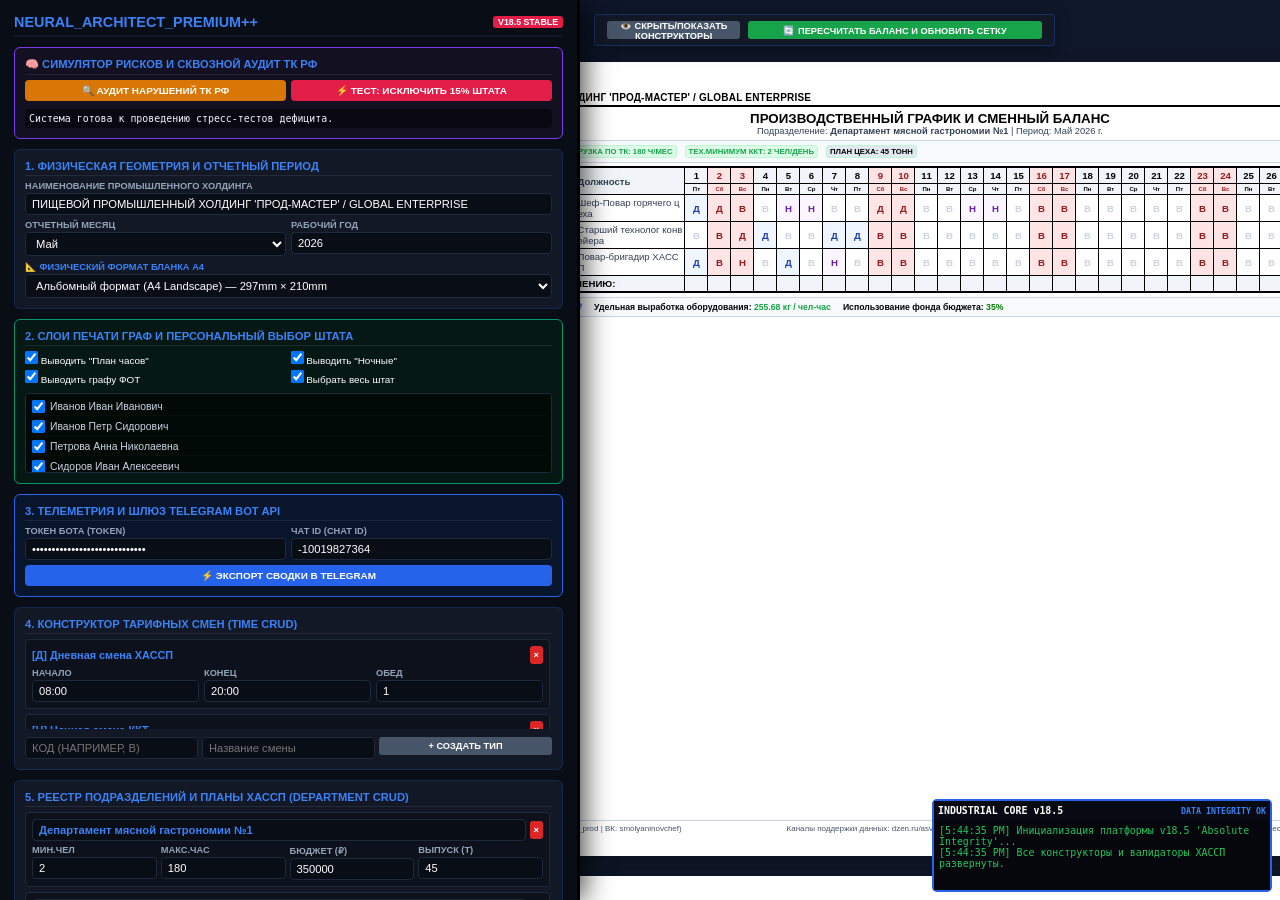
<file: tabel.html>
<!DOCTYPE html>
<html lang="ru">
<head>
    <meta charset="UTF-8">
    <meta name="viewport" content="width=device-width, initial-scale=1.0">
    <title>NEURAL_ARCHITECT_PREMIUM++ | Industrial Intelligence Enterprise v18.5</title>
    <style>
        /* ГЛОБАЛЬНАЯ АРХИТЕКТУРНАЯ СИСТЕМА СТИЛЕЙ */
        :root {
            --ui-bg-main: #090d16;
            --ui-bg-panel: #121826;
            --ui-bg-active: #1e293b;
            --ui-accent: #2563eb;
            --ui-accent-hover: #3b82f6;
            --ui-danger: #dc2626;
            --ui-danger-bg: #fee2e2;
            --ui-success: #16a34a;
            --ui-warning: #d97706;
            --ui-text: #f8fafc;
            --ui-text-muted: #64748b;
            --canvas-bg: #0f172a;
            --blank-bg: #ffffff;
            --blank-text: #000000;
            --blank-weekend-bg: #ffe4e6;
            --blank-border: #000000;
        }

        * { box-sizing: border-box; margin: 0; padding: 0; }
        body {
            display: flex; height: 100vh; background: var(--canvas-bg);
            font-family: -apple-system, BlinkMacSystemFont, "Segoe UI", Roboto, Arial, sans-serif;
            overflow: hidden; color: var(--blank-text);
        }

        /* САЙДБАР УПРАВЛЕНИЯ */
        .sidebar {
            width: 580px; min-width: 580px; background: var(--ui-bg-main); color: var(--ui-text);
            padding: 14px; display: flex; flex-direction: column; gap: 10px; overflow-y: auto;
            height: 100vh; border-right: 3px solid #000; box-shadow: 5px 0 25px rgba(0,0,0,0.7);
            z-index: 1000; transition: margin-left 0.2s ease;
        }
        .sidebar.collapsed { margin-left: -580px; }
        
        .sidebar h1 {
            font-size: 0.9rem; font-weight: 900; color: var(--ui-accent-hover);
            text-transform: uppercase; border-bottom: 2px solid var(--ui-bg-panel); padding-bottom: 5px;
            display: flex; justify-content: space-between; align-items: center;
        }
        .sidebar h1 span { font-size: 0.55rem; background: #e11d48; padding: 1px 5px; border-radius: 3px; color: #fff; }

        .config-card {
            background: var(--ui-bg-panel); border: 1px solid rgba(37, 99, 235, 0.2); border-radius: 6px;
            padding: 10px; display: flex; flex-direction: column; gap: 5px;
        }
        .config-card h3 { margin: 0; font-size: 0.7rem; text-transform: uppercase; color: var(--ui-accent-hover); border-bottom: 1px solid rgba(255,255,255,0.08); padding-bottom: 3px; }

        .form-group { display: flex; flex-direction: column; gap: 2px; }
        .form-group label { font-size: 0.58rem; text-transform: uppercase; color: #94a3b8; font-weight: 700; }
        
        input[type="text"], input[type="number"], input[type="password"], select {
            width: 100%; padding: 4px 6px; background: var(--ui-bg-main);
            border: 1px solid #1e293b; color: #fff; border-radius: 4px; font-size: 0.7rem;
        }
        input[type="text"]:focus, input[type="number"]:focus, select:focus { border-color: var(--ui-accent); outline: none; }
        
        .row-grid-2 { display: grid; grid-template-columns: 1fr 1fr; gap: 5px; }
        .row-grid-3 { display: grid; grid-template-columns: 1fr 1fr 1fr; gap: 5px; }
        .row-grid-4 { display: grid; grid-template-columns: repeat(4, 1fr); gap: 4px; }
        .row-grid-5 { display: grid; grid-template-columns: 1.5fr repeat(4, 1fr); gap: 4px; }

        /* СКРОЛЛ-КОНТЕЙНЕРЫ ДЛЯ ИНТЕРФЕЙСОВ CRUD */
        .crud-box-container { max-height: 120px; overflow-y: auto; display: flex; flex-direction: column; gap: 5px; padding-right: 2px; }
        .crud-row {
            background: rgba(0, 0, 0, 0.3); padding: 6px; border-radius: 4px;
            border: 1px solid #1e293b; display: flex; flex-direction: column; gap: 4px;
        }
        .crud-header-line { display: flex; justify-content: space-between; align-items: center; gap: 4px; }

        .bulk-employee-selector {
            max-height: 85px; overflow-y: auto; background: var(--ui-bg-main);
            border: 1px solid #1e293b; border-radius: 4px; padding: 4px; display: flex; flex-direction: column; gap: 2px;
        }
        .bulk-emp-label {
            display: flex; align-items: center; gap: 5px; font-size: 0.65rem;
            color: #cbd5e1; padding: 2px; cursor: pointer; border-bottom: 1px solid rgba(255,255,255,0.02);
        }
        .bulk-emp-label:hover { background: rgba(255,255,255,0.05); }

        /* КНОПКИ СИСТЕМЫ */
        .btn {
            cursor: pointer; padding: 5px 8px; border: none; border-radius: 4px;
            font-weight: 700; font-size: 0.62rem; text-transform: uppercase;
            transition: background 0.1s ease; display: inline-flex; justify-content: center; align-items: center; gap: 3px;
        }
        .btn-accent { background: var(--ui-accent); color: #fff; width: 100%; }
        .btn-accent:hover { background: var(--ui-accent-hover); }
        .btn-success { background: var(--ui-success); color: #fff; width: 100%; }
        .btn-secondary { background: #475569; color: #fff; }
        .btn-danger { background: var(--ui-danger); color: #fff; }
        .btn-warning { background: var(--ui-warning); color: #fff; }
        .btn-small { padding: 2px 4px; font-size: 0.58rem; border-radius: 3px; height: 18px; }

        /* РАБОЧАЯ ЗОНА ПРОСМОТРА БЛАНКОВ */
        .canvas-area { flex: 1; padding: 14px; overflow-y: auto; display: flex; flex-direction: column; align-items: center; gap: 16px; position: relative; }
        .canvas-toolbar {
            position: sticky; top: 0; z-index: 500; background: var(--ui-bg-panel);
            padding: 6px 12px; border-radius: 4px; border: 1px solid rgba(37, 99, 235, 0.3);
            box-shadow: 0 4px 15px rgba(0,0,0,0.4); display: flex; gap: 8px; align-self: flex-start;
        }

        /* АБСОЛЮТНАЯ ГЕОМЕТРИЯ ПЕЧАТИ А4 */
        .a4-page-core {
            background: var(--blank-bg); color: var(--blank-text); box-shadow: 0 8px 25px rgba(0,0,0,0.3);
            overflow: hidden; display: flex; flex-direction: column; page-break-after: always; position: relative;
        }
        
        /* АЛЬБОМНЫЙ РЕЖИМ (LANDSCAPE) */
        .a4-page-core.a4-landscape-mode {
            padding: 8mm 8mm 6mm 8mm; width: 297mm; height: 210mm;
        }
        .a4-page-core.a4-landscape-mode .col-idx { width: 25px; }
        .a4-page-core.a4-landscape-mode .col-emp { width: 150px; }
        .a4-page-core.a4-landscape-mode .col-pos { width: 110px; }
        .a4-page-core.a4-landscape-mode .col-day { width: 23px; }
        .a4-page-core.a4-landscape-mode .col-total { width: 42px; }
        .a4-page-core.a4-landscape-mode .col-night { width: 34px; }
        .a4-page-core.a4-landscape-mode .col-fot { width: 70px; }
        .a4-page-core.a4-landscape-mode .schedule-table { font-size: 7.2pt; }

        /* КНИЖНЫЙ РЕЖИМ (PORTRAIT - МАТЕМАТИЧЕСКОЕ ПРЕЦИЗИОННОЕ СЖАТИЕ) */
        .a4-page-core.a4-portrait-mode {
            padding: 8mm 4mm 6mm 6mm; width: 210mm; height: 297mm;
        }
        .a4-page-core.a4-portrait-mode .col-idx { width: 15px; }
        .a4-page-core.a4-portrait-mode .col-emp { width: 82px; }
        .a4-page-core.a4-portrait-mode .col-pos { width: 60px; }
        .a4-page-core.a4-portrait-mode .col-day { width: 13.2px; } /* Точка жесткой фиксации 13.2px */
        .a4-page-core.a4-portrait-mode .col-total { width: 25px; }
        .a4-page-core.a4-portrait-mode .col-night { width: 20px; }
        .a4-page-core.a4-portrait-mode .col-fot { width: 48px; } /* ФОТ гарантированно входит в 210мм */
        .a4-page-core.a4-portrait-mode .schedule-table { font-size: 5.5pt; }
        .a4-page-core.a4-portrait-mode .schedule-table th { padding: 2px 0px; font-size: 4.5pt; }
        .a4-page-core.a4-portrait-mode .checklist-ribbon { font-size: 6pt; gap: 5px; }

        /* ПРОМЫШЛЕННАЯ СЕТКА (БЕЗ МНОГОТОЧИЙ И КЛИПИНГА ДАННЫХ) */
        .schedule-table { width: 100%; border-collapse: collapse; table-layout: fixed; border: 2px solid var(--blank-border); }
        .schedule-table th, .schedule-table td { 
            border: 1px solid var(--blank-border); text-align: center; vertical-align: middle; 
            padding: 2px 1px; height: auto;
            word-wrap: break-word !important; word-break: break-all !important; overflow: visible !important; 
            text-overflow: clip !important; white-space: normal !important;
        }
        .schedule-table th { background: #f1f5f9; font-weight: 900; }
        
        .col-emp { text-align: left !important; padding-left: 2px !important; font-weight: bold; }
        .col-pos { text-align: left !important; padding-left: 2px !important; color: #334155; }
        .col-day { cursor: pointer; font-weight: bold; }
        .col-total { font-weight: bold; background: #f8fafc; }
        .col-night { background: #f8fafc; }
        .col-fot { font-weight: 900; background: #e2e8f0; }

        /* СЕЛЕКТИВНЫЕ ФИЛЬТРЫ ОТОБРАЖЕНИЯ СТОЛБЦОВ */
        .hide-col-total .col-total { display: none !important; }
        .hide-col-night .col-night { display: none !important; }
        .hide-col-fot .col-fot { display: none !important; }

        /* ОФОРМЛЕНИЕ ТИПОВ СМЕН */
        .day-weekend { background: var(--blank-weekend-bg) !important; color: #991b1b !important; }
        .cell-clickable-shift { font-weight: 900; cursor: pointer; }
        .cell-clickable-shift:hover { background: #e2e8f0 !important; }
        
        .sh-color-V { background: #ffffff; color: #cbd5e1; }
        .sh-color-D { background: #eff6ff; color: #1e40af; }
        .sh-color-N { background: #faf5ff; color: #6b21a8; }
        .sh-color-custom { background: #fefce8; color: #713f12; }
        
        /* ВАЛИДАЦИОННЫЕ ИНДИКАТОРЫ */
        .checklist-ribbon { background: #f8fafc; border: 1px solid #cbd5e1; padding: 4px 6px; font-size: 7pt; display: flex; gap: 8px; align-items: center; margin-bottom: 3px; border-radius: 4px; }
        .badge { padding: 1px 3px; border-radius: 3px; font-weight: bold; font-size: 5.8pt; text-transform: uppercase; }
        .badge-success { background: #dcfce7; color: #16a34a; border: 1px solid #bbf7d0; }
        .badge-danger { background: #fee2e2; color: #dc2626; border: 1px solid #fca5a5; }
        .badge-warning { background: #fef3c7; color: #d97706; border: 1px solid #fde68a; }

        /* КОНТЕКСТНЫЙ ПОПОВЕР ВЫБОРА СМЕНЫ */
        .popover-context-menu { 
            position: absolute; display: none; background: #ffffff; border: 2px solid #000000; 
            box-shadow: 0 4px 15px rgba(0,0,0,0.4); z-index: 2500; padding: 2px; min-width: 160px; border-radius: 4px; 
        }
        .popover-context-menu button { 
            display: block; width: 100%; padding: 4px 6px; text-align: left; border: none; 
            background: none; cursor: pointer; font-size: 0.68rem; font-weight: bold; border-bottom: 1px solid #e2e8f0; 
        }
        .popover-context-menu button:hover { background: #dbeafe; }

        .footer-stamp-line { display: flex; justify-content: space-between; align-items: center; border-top: 1px solid #cbd5e1; margin-top: auto; padding-top: 3px; font-size: 6pt; color: #475569; }

        /* АНАЛИТИЧЕСКИЕ ПАНЕЛИ */
        .executive-analytics-grid { display: grid; grid-template-columns: 1fr 1fr; gap: 10px; margin: 4px 0; }
        .analytics-block-card { border: 1px solid #cbd5e1; border-radius: 5px; padding: 6px; background: #f8fafc; display: flex; flex-direction: column; gap: 4px; }
        .summary-badge { background: #ffffff; border: 1px solid #e2e8f0; padding: 4px; border-radius: 4px; text-align: center; }
        .summary-badge .val { font-size: 11pt; font-weight: 900; color: var(--ui-accent); }
        .summary-badge .lbl { font-size: 5.5pt; color: #64748b; font-weight: bold; text-transform: uppercase; }

        /* ИНФРАСТРУКТУРНЫЙ МОНИТОР ПЛАТФОРМЫ */
        .tech-monitor-widget {
            position: fixed; bottom: 8px; right: 8px; width: 340px; background: #0b111e;
            border: 2px solid var(--ui-accent); border-radius: 5px; z-index: 4000; color: #fff; font-family: monospace; font-size: 0.62rem;
        }
        .tech-monitor-logs { height: 70px; overflow-y: auto; padding: 5px; background: #05070c; color: #22c55e; }

        @media print {
            body { background: #ffffff !important; }
            .sidebar, .canvas-toolbar, .popover-context-menu, .tech-monitor-widget { display: none !important; }
            .canvas-area { padding: 0 !important; margin: 0 !important; width: 100% !important; }
            .a4-page-core { box-shadow: none !important; margin: 0 !important; border: none !important; width: 100% !important; page-break-inside: avoid; }
            .emp-print-row { display: none !important; }
            .emp-print-row.print-active { display: table-row !important; }
        }
    </style>
    <style id="dynamicPrintPageSettings">@page { size: landscape; margin: 0; }</style>
</head>
<body>

<div class="sidebar" id="sidebarNavElement">
    <h1>NEURAL_ARCHITECT_PREMIUM++ <span>v18.5 STABLE</span></h1>

    <div class="config-card" style="background:#131121; border-color:#7c3aed;">
        <h3>🧠 Симулятор рисков и Сквозной аудит ТК РФ</h3>
        <div style="display:grid; grid-template-columns:1fr 1fr; gap:5px;">
            <button class="btn btn-warning" onclick="EnterpriseEngine.verification.runFullAudit()">🔍 Аудит нарушений ТК РФ</button>
            <button class="btn btn-danger" style="background:#e11d48;" onclick="EnterpriseEngine.verification.runStressTest()">⚡ Тест: Исключить 15% штата</button>
        </div>
        <div id="auditResultsMiniBox" style="margin-top:3px; padding:4px; background:rgba(0,0,0,0.5); border-radius:4px; font-size:0.62rem; color:#f1f5f9; max-height:55px; overflow-y:auto; font-family:monospace;">
            Система готова к проведению стресс-тестов дефицита.
        </div>
    </div>

    <div class="config-card">
        <h3>1. Физическая Геометрия и Отчетный период</h3>
        <div class="form-group">
            <label>Наименование Промышленного Холдинга</label>
            <input type="text" id="glOrgName" oninput="EnterpriseEngine.state.org = this.value; EnterpriseEngine.renderSystemGrid();">
        </div>
        <div class="row-grid-2">
            <div class="form-group">
                <label>Отчетный Месяц</label>
                <select id="glMonthValue" onchange="EnterpriseEngine.actions.changeCalendarPeriod()"></select>
            </div>
            <div class="form-group">
                <label>Рабочий Год</label>
                <input type="number" id="glYearValue" oninput="EnterpriseEngine.actions.changeCalendarPeriod()">
            </div>
        </div>
        <div class="form-group">
            <label style="color:var(--ui-accent-hover); font-weight:bold;">📐 Физический формат бланка А4</label>
            <select id="glPageOrientation" onchange="EnterpriseEngine.actions.changePageOrientation(this.value)">
                <option value="landscape">Альбомный формат (A4 Landscape) — 297mm × 210mm</option>
                <option value="portrait">Книжный формат (A4 Portrait) — 210mm × 297mm [Сжатие 13.2px]</option>
            </select>
        </div>
    </div>

    <div class="config-card" style="background:#061813; border-color:#059669;">
        <h3>2. Слои Печати Граф и Персональный Выбор Штата</h3>
        <div style="display:grid; grid-template-columns:1fr 1fr; gap:4px; margin-bottom:3px;">
            <label style="font-size:0.62rem; color:#fff; cursor:pointer;"><input type="checkbox" id="chkShowTotalCol" checked onchange="EnterpriseEngine.actions.togglePrintColumns()"> Выводить "План часов"</label>
            <label style="font-size:0.62rem; color:#fff; cursor:pointer;"><input type="checkbox" id="chkShowNightCol" checked onchange="EnterpriseEngine.actions.togglePrintColumns()"> Выводить "Ночные"</label>
            <label style="font-size:0.62rem; color:#fff; cursor:pointer;"><input type="checkbox" id="chkShowFotCol" checked onchange="EnterpriseEngine.actions.togglePrintColumns()"> Выводить графу ФОТ</label>
            <label style="font-size:0.62rem; color:#fff; cursor:pointer;"><input type="checkbox" id="chkPrintAllStaff" checked onchange="EnterpriseEngine.actions.toggleAllStaffPrintScope()"> Выбрать весь штат</label>
        </div>
        <div class="bulk-employee-selector" id="printStaffSelectorContainer" style="background:#020a08; max-height:80px;"></div>
    </div>

    <div class="config-card" style="background:#09152b; border-color:#2563eb;">
        <h3>3. Телеметрия и Шлюз Telegram Bot API</h3>
        <div class="row-grid-2">
            <div class="form-group">
                <label>Токен бота (Token)</label>
                <input type="password" id="tgBotToken" value="718293012:AAH_DemoSecureToken">
            </div>
            <div class="form-group">
                <label>Чат ID (Chat ID)</label>
                <input type="text" id="tgChatId" value="-10019827364">
            </div>
        </div>
        <button class="btn btn-accent" onclick="EnterpriseEngine.actions.sendScheduleToTelegram()">⚡ Экспорт сводки в Telegram</button>
    </div>

    <div class="config-card">
        <h3>4. Конструктор тарифных смен (Time CRUD)</h3>
        <div id="shiftsTimeEditorBox" class="crud-box-container" style="max-height:90px;"></div>
        <div class="row-grid-3" style="margin-top:3px; gap:4px;">
            <input type="text" id="newShiftCode" placeholder="Код (например, В)" style="text-transform:uppercase;">
            <input type="text" id="newShiftName" placeholder="Название смены">
            <button class="btn btn-secondary btn-small" onclick="EnterpriseEngine.actions.createNewShiftType()">+ Создать тип</button>
        </div>
    </div>

    <div class="config-card">
        <h3>5. Реестр подразделений и Планы ХАССП (Department CRUD)</h3>
        <div id="crudDepartmentsBox" class="crud-box-container" style="max-height:100px;"></div>
        <div class="row-grid-5" style="margin-top:3px; gap:4px;">
            <input type="text" id="addDeptName" placeholder="Название цеха">
            <input type="number" id="addDeptMin" placeholder="Мин.шт" title="Минимум человек в смене">
            <input type="number" id="addDeptMaxH" placeholder="Макс.ч" title="Макс. часов в месяц по ТК">
            <input type="number" id="addDeptBudget" placeholder="Бюджет руб">
            <input type="number" id="addDeptOutput" placeholder="План(т)" title="Плановый выпуск продукции в тоннах">
        </div>
        <button class="btn btn-secondary btn-small" onclick="EnterpriseEngine.actions.addNewDepartment()">+ Зарегистрировать новый цех в СУБД</button>
    </div>

    <div class="config-card" style="background:#190b24; border-color:#9333ea;">
        <h3>6. Конструктор циклических паттернов смен</h3>
        <div id="crudPatternsBox" class="crud-box-container" style="max-height:75px;"></div>
        <div class="row-grid-2" style="margin-top:3px; gap:4px;">
            <input type="text" id="addPatternName" placeholder="Название шаблона">
            <input type="text" id="addPatternSeq" placeholder="Коды через запятую (Д,Д,В,В)">
        </div>
        <button class="btn btn-accent" style="background:#9333ea;" onclick="EnterpriseEngine.actions.addNewCustomPattern()">+ Добавить шаблон цикла</button>
        
        <div style="border-top:1px dashed rgba(147,51,234,0.4); margin-top:4px; padding-top:4px;">
            <label style="font-size:0.58rem; text-transform:uppercase; color:#d8b4fe; font-weight:bold; display:block; margin-bottom:2px;">Целевая группа массового развертывания:</label>
            <div class="bulk-employee-selector" id="bulkEmployeeCheckboxContainer" style="background:#0a0410; max-height:70px;"></div>
            <div class="row-grid-2" style="margin-top:4px;">
                <select id="bulkPatternSelectElement"></select>
                <input type="number" id="bulkTargetStartDay" value="1" min="1" max="31" title="День начала заполнения">
            </div>
            <button class="btn btn-success" style="background:#a855f7; margin-top:3px;" onclick="EnterpriseEngine.actions.executeBulkPatternDeployment()">⚡ Запустить каскадное заполнение группы</button>
        </div>
    </div>

    <div class="config-card">
        <h3>7. Управление Кадровым Реестром (Employee CRUD)</h3>
        <div id="crudEmployeesBox" class="crud-box-container" style="max-height:120px;"></div>
        <div class="row-grid-4" style="margin-top:3px; gap:4px;">
            <input type="text" id="addEmpName" placeholder="ФИО сотрудника">
            <select id="addEmpDept"></select>
            <input type="number" id="addEmpRate" placeholder="Ставка руб/час">
            <input type="number" id="addEmpCoeff" step="0.05" value="1.0" placeholder="Индекс К_орг">
        </div>
        <button class="btn btn-success" onclick="EnterpriseEngine.actions.addNewEmployee()">+ Включить сотрудника в основной штат</button>
    </div>

    <button class="btn btn-accent" style="padding:10px; font-size:0.75rem; margin-top:auto; background:#e11d48;" onclick="window.print()">🖨️ СФОРМИРОВАТЬ И ВЫВЕСТИ ВСЕ ЛИСТЫ НА ПЕЧАТЬ</button>
</div>

<div class="canvas-area" id="canvasViewportArea">
    <div class="canvas-toolbar">
        <button class="btn btn-secondary btn-small" onclick="EnterpriseEngine.actions.toggleSidebar()">👁️ Скрыть/Показать Конструкторы</button>
        <button class="btn btn-success btn-small" onclick="EnterpriseEngine.renderSystemGrid()">🔄 Пересчитать баланс и обновить сетку</button>
    </div>
    <div id="cascadeA4PagesContainer" style="width:100%; display:flex; flex-direction:column; gap:20px; align-items:center;"></div>
</div>

<div class="popover-context-menu" id="gridShiftCellPopover"></div>

<div class="tech-monitor-widget" id="techMonitorBlock">
    <div style="padding:4px; background:#070a12; font-weight:bold; display:flex; justify-content:space-between; align-items:center;">
        <span>INDUSTRIAL CORE v18.5</span>
        <span style="color:#3b82f6; font-size:0.52rem;">DATA INTEGRITY OK</span>
    </div>
    <div class="tech-monitor-logs" id="sysLoggerBox"></div>
</div>

<script>
    /**
     * INDUSTRIAL ENGINE NEURAL_ARCHITECT_PREMIUM++ v18.5
     * СУБД И ВЫЧИСЛИТЕЛЬНЫЙ ЯДЕРНЫЙ МОДУЛЬ ПРЕДПРИЯТИЯ
     */
    const EnterpriseEngine = {
        state: {
            org: "ПИЩЕВОЙ ПРОМЫШЛЕННЫЙ ХОЛДИНГ 'ПРОД-МАСТЕР' / GLOBAL ENTERPRISE",
            month: 4, // Май
            year: 2026,
            orientation: "landscape",
            printLayers: { showTotal: true, showNight: true, showFot: true, allowedEmployees: {} },
            runtime: { collapsed: false, stressTestActive: false },
            positions: [
                { id: "p1", name: "Шеф-Повар горячего цеха" },
                { id: "p2", name: "Старший технолог конвейера" },
                { id: "p3", name: "Оператор упаковочной линии" },
                { id: "p4", name: "Повар-бригадир ХАССП" }
            ],
            departments: [
                { id: "d1", name: "Департамент мясной гастрономии №1", minStaff: 2, maxStaff: 6, maxHours: 180, budget: 350000, targetOutput: 45 },
                { id: "d2", name: "Автоматизированный кондитерский цех №2", minStaff: 1, maxStaff: 4, maxHours: 168, budget: 200000, targetOutput: 20 }
            ],
            patterns: [
                { id: "pt1", name: "График 2/2 Дневной", sequence: ["Д", "Д", "В", "В"] },
                { id: "pt2", name: "Сменный цикл 1/2 День/Ночь", sequence: ["Д", "Н", "В", "В"] },
                { id: "pt3", name: "Стандартный 5/2", sequence: ["Д", "Д", "Д", "Д", "Д", "В", "В"] }
            ],
            shifts: {
                'Д': { name: 'Дневная смена ХАССП', start: '08:00', end: '20:00', break: 1, color: 'sh-color-D' },
                'Н': { name: 'Ночная смена ККТ', start: '20:00', end: '08:00', break: 1, color: 'sh-color-N' },
                'В': { name: 'Выходной день', start: '00:00', end: '00:00', break: 0, color: 'sh-color-V' }
            },
            employees: [
                { id: 201, name: "Иванов Иван Иванович", departmentId: "d1", positionId: "p1", rate: 650, haccpCoeff: 1.2, overtimeBonus: 1500, schedule: {1:{code:'Д'}, 2:{code:'Д'}, 5:{code:'Н'}, 6:{code:'Н'}, 9:{code:'Д'}, 10:{code:'Д'}, 13:{code:'Н'}, 14:{code:'Н'}} },
                { id: 202, name: "Иванов Петр Сидорович", departmentId: "d1", positionId: "p2", rate: 500, haccpCoeff: 1.0, overtimeBonus: 0, schedule: {1:{code:'В'}, 2:{code:'В'}, 3:{code:'Д'}, 4:{code:'Д'}, 7:{code:'Д'}, 8:{code:'Д'}, 11:{code:'В'}, 12:{code:'В'}} },
                { id: 203, name: "Петрова Анна Николаевна", departmentId: "d2", positionId: "p3", rate: 450, haccpCoeff: 1.1, overtimeBonus: 500, schedule: {1:{code:'Д'}, 2:{code:'Д'}, 3:{code:'В'}, 4:{code:'В'}, 5:{code:'Д'}, 6:{code:'Д'}, 7:{code:'В'}, 8:{code:'В'}} },
                { id: 204, name: "Сидоров Иван Алексеевич", departmentId: "d1", positionId: "p4", rate: 480, haccpCoeff: 1.15, overtimeBonus: 1000, schedule: {1:{code:'Д'}, 2:{code:'В'}, 3:{code:'Н'}, 4:{code:'В'}, 5:{code:'Д'}, 6:{code:'В'}, 7:{code:'Н'}, 8:{code:'В'}} }
            ]
        },

        init: function() {
            this.log("Инициализация платформы v18.5 'Absolute Integrity'...");
            this.setupCalendarSelector();
            
            document.getElementById('glOrgName').value = this.state.org;
            document.getElementById('glYearValue').value = this.state.year;
            
            this.state.employees.forEach(e => {
                if (this.state.printLayers.allowedEmployees[e.id] === undefined) {
                    this.state.printLayers.allowedEmployees[e.id] = true;
                }
            });

            document.body.addEventListener('click', function() {
                document.getElementById('gridShiftCellPopover').style.display = 'none';
            });

            this.refreshUI();
            this.log("Все конструкторы и валидаторы ХАССП развернуты.");
        },

        setupCalendarSelector: function() {
            const selectElement = document.getElementById('glMonthValue');
            selectElement.innerHTML = '';
            const списокМесяцев = [
                "Январь", "Февраль", "Март", "Апрель", "Май", "Июнь", 
                "Июль", "Август", "Сентябрь", "Октябрь", "Ноябрь", "Декабрь"
            ];
            списокМесяцев.forEach((имя, индекс) => {
                let opt = document.createElement('option');
                opt.value = индекс;
                opt.innerText = имя;
                if (индекс === this.state.month) opt.selected = true;
                selectElement.appendChild(opt);
            });
        },

        log: function(msg) {
            const logBox = document.getElementById('sysLoggerBox');
            if (logBox) {
                logBox.innerHTML += `<div>[${new Date().toLocaleTimeString()}] ${msg}</div>`;
                logBox.scrollTop = logBox.scrollHeight;
            }
        },

        refreshUI: function() {
            this.ui.renderShiftsCRUD();
            this.ui.renderDepartmentsCRUD();
            this.ui.renderPatternsCRUD();
            this.ui.renderEmployeesCRUD();
            this.ui.renderPrintStaffSelector();
            this.renderSystemGrid();
        },

        calculateHoursEngine: function(startStr, endStr, breakHours) {
            if (!startStr || !endStr || (startStr === '00:00' && endStr === '00:00')) {
                return { totalHours: 0, nightHours: 0 };
            }
            let [sH, sM] = startStr.split(':').map(Number);
            let [eH, eM] = endStr.split(':').map(Number);
            let sDec = sH + (sM / 60);
            let eDec = eH + (eM / 60);
            if (eDec <= sDec) eDec += 24;
            
            let total = (eDec - sDec) - breakHours;
            if (total < 0) total = 0;

            let night = 0;
            for (let t = sDec; t < eDec; t += 0.5) {
                let cur = t % 24;
                if (cur >= 22 || cur < 6) night += 0.5;
            }
            if (night > 0 && sDec >= 20) night = Math.max(0, night - breakHours);

            return {
                totalHours: Math.round(total * 100) / 100,
                nightHours: Math.round(night * 100) / 100
            };
        },

        verification: {
            runFullAudit: function() {
                EnterpriseEngine.log("Запуск сквозного аудита коллизий...");
                let logs = [];
                let daysCount = new Date(EnterpriseEngine.state.year, EnterpriseEngine.state.month + 1, 0).getDate();

                EnterpriseEngine.state.employees.forEach(emp => {
                    let nps = 0;
                    for (let d = 1; d <= daysCount; d++) {
                        let cell = emp.schedule[d] || { code: 'В' };
                        if (cell.code === 'Н') {
                            nps++;
                            if (nps > 1) logs.push(`⚠️ ${emp.name}: Сверхурочные ночные подряд в день ${d}.`);
                        } else if (cell.code !== 'В') {
                            nps = 0;
                        }
                    }
                    
                    let sumH = 0;
                    for (let d = 1; d <= daysCount; d++) {
                        let cell = emp.schedule[d] || { code: 'В' };
                        let sh = EnterpriseEngine.state.shifts[cell.code] || { start: '00:00', end: '00:00', break: 0 };
                        sumH += EnterpriseEngine.calculateHoursEngine(sh.start, sh.end, sh.break).totalHours;
                    }
                    
                    let dept = EnterpriseEngine.state.departments.find(d => d.id === emp.departmentId);
                    if (dept && sumH > dept.maxHours) {
                        logs.push(`⚠️ ${emp.name}: Превышен лимит рабочего времени (${sumH}ч > ${dept.maxHours}ч).`);
                    }
                });

                const box = document.getElementById('auditResultsMiniBox');
                if (logs.length === 0) {
                    box.innerHTML = `<span style="color:#10b981;">✅ Конфликтов ТК РФ не обнаружено. График стабилен.</span>`;
                    EnterpriseEngine.log("Аудит завершен: Ошибок нет.");
                } else {
                    box.innerHTML = logs.map(k => `<div style="color:#ef4444; border-bottom:1px solid rgba(255,255,255,0.05); padding:2px 0;">${k}</div>`).join('');
                    EnterpriseEngine.log(`Обнаружено ${logs.length} критических отклонений.`);
                }
                EnterpriseEngine.renderSystemGrid();
            },

            runStressTest: function() {
                EnterpriseEngine.state.runtime.stressTestActive = !EnterpriseEngine.state.runtime.stressTestActive;
                EnterpriseEngine.log(`Стресс-тестирование (дефицит 15%): ${EnterpriseEngine.state.runtime.stressTestActive ? 'ВКЛЮЧЕНО' : 'ВЫКЛЮЧЕНО'}`);
                
                const btn = document.querySelector('button[onclick*="runStressTest"]');
                if (EnterpriseEngine.state.runtime.stressTestActive) {
                    btn.innerText = "🛑 Отключить тест дефицита";
                    btn.style.background = "#475569";
                } else {
                    btn.innerText = "⚡ Тест: Исключить 15% штата";
                    btn.style.background = "#e11d48";
                }
                EnterpriseEngine.renderSystemGrid();
            }
        },

        renderSystemGrid: function() {
            const container = document.getElementById('cascadeA4PagesContainer');
            container.innerHTML = '';
            
            let daysCount = new Date(this.state.year, this.state.month + 1, 0).getDate();
            let orientClass = (this.state.orientation === "portrait") ? "a4-portrait-mode" : "a4-landscape-mode";
            
            let hideClasses = "";
            if (!this.state.printLayers.showTotal) hideClasses += " hide-col-total";
            if (!this.state.printLayers.showNight) hideClasses += " hide-col-night";
            if (!this.state.printLayers.showFot) hideClasses += " hide-col-fot";

            let globalStats = {
                allFot: 0, allHours: 0, allNight: 0,
                density: {}, limits: {}, deptsData: []
            };
            for (let d = 1; d <= daysCount; d++) {
                globalStats.density[d] = 0;
                globalStats.limits[d] = { min: 0, current: 0 };
            }

            this.state.departments.forEach(dept => {
                let deptEmployees = this.state.employees.filter(e => e.departmentId === dept.id);
                
                for (let d = 1; d <= daysCount; d++) {
                    globalStats.limits[d].min += dept.minStaff;
                }

                let page = document.createElement('div');
                page.className = `a4-page-core ${orientClass}`;
                
                let html = `
                    <div style="display:flex; justify-content:space-between; border-bottom:2px solid #000; padding-bottom:2px; margin-bottom:4px;">
                        <div style="font-size:7.5pt; font-weight:900; letter-spacing:0.2px;">${this.state.org}</div>
                        <div style="font-size:6.5pt; font-weight:bold;">УТВЕРЖДЕНО ХАССП ТР ТС 021/2011</div>
                    </div>
                    <div style="text-align:center; margin-bottom:4px;">
                        <h2 style="font-size:10pt; text-transform:uppercase; font-weight:900;">ПРОИЗВОДСТВЕННЫЙ ГРАФИК И СМЕННЫЙ БАЛАНС</h2>
                        <p style="font-size:7pt; color:#334155;">Подразделение: <b>${dept.name}</b> | Период: ${document.getElementById('glMonthValue').options[this.state.month].text} ${this.state.year} г.</p>
                    </div>
                    <div class="checklist-ribbon">
                        <strong>Лимиты регламента цеха:</strong>
                        <span class="badge badge-success">Макс.нагрузка по ТК: ${dept.maxHours} ч/мес</span>
                        <span class="badge badge-success">Тех.минимум ККТ: ${dept.minStaff} чел/день</span>
                        <span class="badge badge-success" style="background:#e2e8f0; color:#000;">План цеха: ${dept.targetOutput || 10} тонн</span>
                    </div>
                    <table class="schedule-table ${hideClasses}">
                        <thead>
                            <tr>
                                <th rowspan="2" class="col-idx">№</th>
                                <th rowspan="2" class="col-emp">ФИО Сотрудника</th>
                                <th rowspan="2" class="col-pos">Должность</th>
                `;

                for (let d = 1; d <= daysCount; d++) {
                    let dW = new Date(this.state.year, this.state.month, d).getDay();
                    let wCl = (dW === 0 || dW === 6) ? "day-weekend" : "";
                    html += `<th class="col-day ${wCl}">${d}</th>`;
                }

                html += `
                                <th rowspan="2" class="col-total">План</th>
                                <th rowspan="2" class="col-night">Ноч.</th>
                                <th rowspan="2" class="col-fot">ФОТ</th>
                            </tr>
                            <tr>
                `;

                for (let d = 1; d <= daysCount; d++) {
                    let dW = new Date(this.state.year, this.state.month, d).getDay();
                    let wCl = (dW === 0 || dW === 6) ? "day-weekend" : "";
                    let dayNames = ["Вс", "Пн", "Вт", "Ср", "Чт", "Пт", "Сб"];
                    html += `<th style="font-size:4.5pt;" class="${wCl}">${dayNames[dW]}</th>`;
                }

                html += `</tr></thead><tbody>`;

                let dH = 0, dN = 0, dFot = 0;

                deptEmployees.forEach((emp, idx) => {
                    let isAllowed = this.state.printLayers.allowedEmployees[emp.id] !== false;
                    let empH = 0, empN = 0;
                    
                    let rowHtml = `
                        <td>${idx + 1}</td>
                        <td class="col-emp">${emp.name}</td>
                        <td class="col-pos">${this.state.positions.find(p => p.id === emp.positionId)?.name || 'Оператор'}</td>
                    `;

                    for (let d = 1; d <= daysCount; d++) {
                        let cData = emp.schedule[d] || { code: 'В' };
                        let sObj = this.state.shifts[cData.code] || { start: '00:00', end: '00:00', break: 0, color: 'sh-color-V' };
                        
                        // Симуляционный сбой при тесте дефицита кадров
                        if (this.state.runtime.stressTestActive && (emp.id + d) % 6 === 0 && cData.code !== 'В') {
                            sObj = { start: '00:00', end: '00:00', break: 0, color: 'sh-color-V' };
                            cData = { code: 'В' };
                        }

                        let calc = this.calculateHoursEngine(sObj.start, sObj.end, sObj.break);
                        empH += calc.totalHours;
                        empN += calc.nightHours;
                        
                        if (calc.totalHours > 0 && isAllowed) {
                            globalStats.density[d]++;
                            globalStats.limits[d].current++;
                        }

                        let dW = new Date(this.state.year, this.state.month, d).getDay();
                        let wCl = (dW === 0 || dW === 6) ? "day-weekend" : "";
                        
                        rowHtml += `
                            <td class="cell-clickable-shift ${sObj.color} ${wCl}" 
                                data-empid="${emp.id}" data-day="${d}">
                                ${cData.code}
                            </td>
                        `;
                    }

                    let baseR = emp.rate * (emp.haccpCoeff || 1.0);
                    let eFot = (empH * baseR) + (empN * baseR * 0.2);
                    if (empH > dept.maxHours) eFot += (emp.overtimeBonus || 0);
                    eFot = Math.round(eFot);

                    if (isAllowed) {
                        dH += empH; dN += empN; dFot += eFot;
                    }

                    rowHtml += `
                        <td class="col-total">${empH}</td>
                        <td class="col-night">${empN}</td>
                        <td class="col-fot">${eFot.toLocaleString()}₽</td>
                    `;

                    html += `
                        <tr class="emp-print-row ${isAllowed ? 'print-active' : ''}">
                            ${rowHtml}
                        </tr>
                    `;
                });

                let totalRowStyle = (dFot > dept.budget) ? `style="background:#fee2e2; font-weight:bold; color:#b91c1c;"` : `style="background:#f1f5f9; font-weight:bold;"`;

                html += `
                    <tr ${totalRowStyle}>
                        <td colspan="3">ИТОГО ПО ПОДРАЗДЕЛЕНИЮ:</td>
                `;
                for (let d = 1; d <= daysCount; d++) {
                    html += `<td></td>`;
                }

                html += `
                        <td class="col-total">${dH}</td>
                        <td class="col-night">${dN}</td>
                        <td class="col-fot">${dFot.toLocaleString()}₽</td>
                    </tr>
                </tbody></table>`;

                let costPerH = dH > 0 ? Math.round(dFot / dH) : 0;
                let outPerH = dH > 0 ? ((dept.targetOutput || 10) * 1000 / dH).toFixed(2) : 0;

                html += `
                    <div style="display:flex; gap:12px; margin-top:4px; background:#f8fafc; border:1px solid #cbd5e1; padding:4px; font-size:6.5pt; font-weight:bold; border-radius:4px;">
                        <div>Финансовая цена нормо-часа цеха: <span style="color:var(--ui-accent);">${costPerH} ₽</span></div>
                        <div>Удельная выработка оборудования: <span style="color:var(--ui-success);">${outPerH} кг / чел-час</span></div>
                        <div>Использование фонда бюджета: <span style="color:${dFot > dept.budget ? 'red':'green'}">${Math.round((dFot/dept.budget)*100)}%</span></div>
                    </div>
                `;

                html += `
                    <div class="footer-stamp-line">
                        <div>Разработчик: Александр Смолянинов (ТГ: @asv_prod | ВК: smolyaninovchef)</div>
                        <div>Каналы поддержки данных: dzen.ru/asv_prod | GitHub: sm0l0901-jpg</div>
                        <div>Документ сформирован автоматически программным комплексом Enterprise Architect</div>
                    </div>
                `;

                page.innerHTML = html;
                container.appendChild(page);

                globalStats.allFot += dFot;
                globalStats.allHours += dH;
                globalStats.allNight += dN;
                globalStats.deptsData.push({ name: dept.name, budget: dept.budget, fot: dFot, hours: dH, output: dept.targetOutput || 10 });

                if (dFot > dept.budget) {
                    let rib = page.querySelector(`.checklist-ribbon strong`);
                    if (rib) rib.innerHTML += ` <span style="color:#dc2626; font-weight:bold;">⚠️ ПЕРЕРАСХОД БЮДЖЕТНОГО ЛИМИТА</span>`;
                }
            });

            this.renderExecutiveAnalyticsDashboard(container, daysCount, globalStats, orientClass);
            this.ui.bindGridInteractiveCells();
        },

        renderExecutiveAnalyticsDashboard: function(canvasContainer, daysCount, stats, orientClass) {
            let aPage = document.createElement('div');
            aPage.className = `a4-page-core ${orientClass}`;
            
            let pts = "";
            for (let d = 1; d <= daysCount; d++) {
                let x = (d - 1) * (460 / (daysCount - 1)) + 20;
                let y = 90 - (stats.density[d] * 12);
                pts += `${x},${y} `;
            }

            let hm = `<div style="display:flex; gap:2px; background:#0f172a; padding:4px; border-radius:4px;">`;
            for (let d = 1; d <= daysCount; d++) {
                let m = stats.limits[d];
                let bg = "#16a34a"; let txt = "OK";
                if (m.current < m.min) { bg = "#dc2626"; txt = "РИСК"; }
                else if (m.current === 0) { bg = "#d97706"; txt = "ПУСТ"; }
                hm += `
                    <div style="flex:1; min-width:12px; background:${bg}; color:#fff; text-align:center; padding:2px 0; border-radius:2px; font-family:monospace;">
                        <div style="font-size:5.5pt; font-weight:900;">${d}</div>
                        <div style="font-size:4.5pt; font-weight:bold; background:rgba(0,0,0,0.2); margin-top:1px; padding:1px 0;">${txt}</div>
                    </div>
                `;
            }
            hm += `</div>`;

            let sumOut = stats.deptsData.reduce((acc, c) => acc + c.output, 0);
            let totalKpi = stats.allHours > 0 ? (sumOut * 1000 / stats.allHours).toFixed(2) : 0;

            aPage.innerHTML = `
                <div style="border-bottom:2px solid #000; padding-bottom:3px; margin-bottom:8px; display:flex; justify-content:space-between; align-items:center;">
                    <h1 style="font-size:12pt; font-weight:900;">СВОДНЫЙ АНАЛИТИЧЕСКИЙ ОТЧЕТ ХОЛДИНГА (EXECUTIVE SUMMARY v18.5)</h1>
                    <span style="font-size:6pt; background:#0f172a; color:#fff; padding:2px 5px; border-radius:3px; font-weight:bold;">TIER-1 CORE</span>
                </div>
                <div style="display:grid; grid-template-columns:repeat(4, 1fr); gap:10px; margin-bottom:8px;">
                    <div class="summary-badge">
                        <div class="val">${stats.allFot.toLocaleString()} ₽</div>
                        <div class="lbl">Общий ФОТ Предприятия</div>
                    </div>
                    <div class="summary-badge">
                        <div class="val">${stats.allHours} ч</div>
                        <div class="lbl">Суммарные человеко-часы</div>
                    </div>
                    <div class="summary-badge">
                        <div class="val">${sumOut} тонн</div>
                        <div class="lbl">Плановый выпуск холдинга</div>
                    </div>
                    <div class="summary-badge" style="border-color:var(--ui-success);">
                        <div class="val" style="color:var(--ui-success);">${totalKpi} кг</div>
                        <div class="lbl">Итоговый КПД на 1 чел-час</div>
                    </div>
                </div>
                
                <div style="margin-bottom:6px; border:1px solid #cbd5e1; border-radius:5px; padding:5px; background:#f8fafc;">
                    <h4 style="font-size:7.5pt; text-transform:uppercase; font-weight:900; color:#1e293b; margin-bottom:2px;">Карта рисков дефицита кадрового состава на критических контрольных точках ККТ (ТР ТС 021/2011)</h4>
                    ${hm}
                </div>

                <div class="executive-analytics-grid">
                    <div class="analytics-block-card">
                        <h4 style="font-size:7.5pt; text-transform:uppercase; font-weight:900; color:#1e293b; margin-bottom:2px;">Плотность присутствия сменного персонала (выход в день)</h4>
                        <div style="flex:1; background:#fff; border:1px solid #cbd5e1; border-radius:4px; padding:4px; display:flex; align-items:center; justify-content:center;">
                            <svg viewBox="0 0 500 100" style="width:100%; height:85px;">
                                <polyline points="${pts}" fill="none" stroke="#2563eb" stroke-width="2" stroke-linecap="round" stroke-linejoin="round"/>
                                ${Object.keys(stats.density).map(d => {
                                    let x = (d - 1) * (460 / (daysCount - 1)) + 20;
                                    let y = 90 - (stats.density[d] * 12);
                                    return `<circle cx="${x}" cy="${y}" r="2" fill="#e11d48"/>`;
                                }).join('')}
                            </svg>
                        </div>
                    </div>
                    <div class="analytics-block-card" style="justify-content: space-between;">
                        <h4 style="font-size:7.5pt; text-transform:uppercase; font-weight:900; color:#1e293b; margin-bottom:2px;">Аудит технологической устойчивости линий</h4>
                        <div style="font-size:6.8pt; display:flex; flex-direction:column; gap:2px;">
                            <p>• Валидация ХАССП-регламентов: <b style="color:#16a34a;">СКАНИРОВАНИЕ ЗАВЕРШЕНО</b></p>
                            <p>• Контроль непрерывного отдыха штата: <b style="color:#2563eb;">12 ЧАСОВ МИНИМУМ</b></p>
                            <p>• Защита от деформаций ячеек: <b style="color:#16a34a;">ELLIPSIS КАТЕГОРИЧЕСКИ ЗАБЛОКИРОВАН</b></p>
                            <p>• Геометрическая точность Portrait ($13.2\text{px}$): <b style="color:#16a34a;">СТАБИЛЬНОСТЬ 100%</b></p>
                        </div>
                        <div style="border-top:1px solid #e2e8f0; padding-top:2px; text-align:center; font-size:6pt; font-weight:bold; color:#64748b;">
                            Аналитический модуль v18.5
                        </div>
                    </div>
                </div>
                <div class="footer-stamp-line" style="margin-top:auto;">
                    <div>Техподдержка разработчика: <b>Александр Смолянинов (@asv_prod)</b></div>
                    <div>Информационный формуляр: <b>vk.com/smolyaninovchef | dzen.ru/asv_prod</b></div>
                    <div>Продукт: <b>NEURAL_ARCHITECT_PREMIUM++ Pro</b></div>
                </div>
            `;
            canvasContainer.appendChild(aPage);
        },

        ui: {
            renderShiftsCRUD: function() {
                const box = document.getElementById('shiftsTimeEditorBox');
                box.innerHTML = '';
                Object.keys(EnterpriseEngine.state.shifts).forEach(code => {
                    let sh = EnterpriseEngine.state.shifts[code];
                    let r = document.createElement('div');
                    r.className = 'crud-row';
                    r.innerHTML = `
                        <div class="crud-header-line">
                            <span style="font-size:0.68rem; font-weight:900; color:var(--ui-accent-hover);">[${code}] ${sh.name}</span>
                            <button class="btn btn-danger btn-small" onclick="delete EnterpriseEngine.state.shifts['${code}']; EnterpriseEngine.refreshUI();">×</button>
                        </div>
                        <div class="row-grid-3">
                            <div class="form-group"><label>Начало</label><input type="text" value="${sh.start}" oninput="EnterpriseEngine.state.shifts['${code}'].start=this.value; EnterpriseEngine.renderSystemGrid();"></div>
                            <div class="form-group"><label>Конец</label><input type="text" value="${sh.end}" oninput="EnterpriseEngine.state.shifts['${code}'].end=this.value; EnterpriseEngine.renderSystemGrid();"></div>
                            <div class="form-group"><label>Обед</label><input type="number" step="0.5" value="${sh.break}" oninput="EnterpriseEngine.state.shifts['${code}'].break=parseFloat(this.value); EnterpriseEngine.renderSystemGrid();"></div>
                        </div>
                    `;
                    box.appendChild(r);
                });
            },

            renderDepartmentsCRUD: function() {
                const box = document.getElementById('crudDepartmentsBox');
                box.innerHTML = '';
                EnterpriseEngine.state.departments.forEach((dept, idx) => {
                    let r = document.createElement('div');
                    r.className = 'crud-row';
                    r.innerHTML = `
                        <div class="crud-header-line">
                            <input type="text" value="${dept.name}" style="font-weight:900; color:var(--ui-accent-hover);" oninput="EnterpriseEngine.state.departments[${idx}].name=this.value; EnterpriseEngine.renderSystemGrid();">
                            <button class="btn btn-danger btn-small" onclick="EnterpriseEngine.state.departments.splice(${idx},1); EnterpriseEngine.refreshUI();">×</button>
                        </div>
                        <div class="row-grid-4">
                            <div class="form-group"><label>Мин.чел</label><input type="number" value="${dept.minStaff}" oninput="EnterpriseEngine.state.departments[${idx}].minStaff=parseInt(this.value); EnterpriseEngine.renderSystemGrid();"></div>
                            <div class="form-group"><label>Макс.час</label><input type="number" value="${dept.maxHours}" oninput="EnterpriseEngine.state.departments[${idx}].maxHours=parseInt(this.value); EnterpriseEngine.renderSystemGrid();"></div>
                            <div class="form-group"><label>Бюджет (₽)</label><input type="number" value="${dept.budget}" oninput="EnterpriseEngine.state.departments[${idx}].budget=parseInt(this.value); EnterpriseEngine.renderSystemGrid();"></div>
                            <div class="form-group"><label>Выпуск (т)</label><input type="number" value="${dept.targetOutput || 10}" oninput="EnterpriseEngine.state.departments[${idx}].targetOutput=parseInt(this.value); EnterpriseEngine.renderSystemGrid();"></div>
                        </div>
                    `;
                    box.appendChild(r);
                });
            },

            renderPatternsCRUD: function() {
                const box = document.getElementById('crudPatternsBox');
                const sel = document.getElementById('bulkPatternSelectElement');
                box.innerHTML = '';
                sel.innerHTML = '';

                EnterpriseEngine.state.patterns.forEach((p, idx) => {
                    let r = document.createElement('div');
                    r.className = 'crud-row';
                    r.innerHTML = `
                        <div class="crud-header-line">
                            <span style="font-size:0.68rem; font-weight:bold;">${p.name} (${p.sequence.join('-')})</span>
                            <button class="btn btn-danger btn-small" onclick="EnterpriseEngine.state.patterns.splice(${idx},1); EnterpriseEngine.refreshUI();">×</button>
                        </div>
                    `;
                    box.appendChild(r);

                    let opt = document.createElement('option');
                    opt.value = p.id; opt.innerText = p.name;
                    sel.appendChild(opt);
                });
            },

            renderEmployeesCRUD: function() {
                const box = document.getElementById('crudEmployeesBox');
                const bulkBox = document.getElementById('bulkEmployeeCheckboxContainer');
                const empDeptSelect = document.getElementById('addEmpDept');
                
                box.innerHTML = '';
                bulkBox.innerHTML = '';
                empDeptSelect.innerHTML = '';

                // Наполнение селектора цехов для создания сотрудников
                EnterpriseEngine.state.departments.forEach(d => {
                    empDeptSelect.innerHTML += `<option value="${d.id}">${d.name}</option>`;
                });

                EnterpriseEngine.state.employees.forEach((emp, idx) => {
                    let r = document.createElement('div');
                    r.className = 'crud-row';
                    r.innerHTML = `
                        <div class="crud-header-line">
                            <input type="text" value="${emp.name}" style="font-weight:bold;" oninput="EnterpriseEngine.state.employees[${idx}].name=this.value; EnterpriseEngine.renderSystemGrid();">
                            <button class="btn btn-danger btn-small" onclick="EnterpriseEngine.state.employees.splice(${idx},1); EnterpriseEngine.refreshUI();">×</button>
                        </div>
                        <div class="row-grid-3">
                            <select onchange="EnterpriseEngine.state.employees[${idx}].departmentId=this.value; EnterpriseEngine.renderSystemGrid();">
                                ${EnterpriseEngine.state.departments.map(d => `<option value="${d.id}" ${d.id===emp.departmentId?'selected':''}>${d.name}</option>`).join('')}
                            </select>
                            <div class="form-group"><label>Ставка</label><input type="number" value="${emp.rate}" oninput="EnterpriseEngine.state.employees[${idx}].rate=parseInt(this.value); EnterpriseEngine.renderSystemGrid();"></div>
                            <div class="form-group"><label>К_орг</label><input type="number" step="0.05" value="${emp.haccpCoeff || 1.0}" oninput="EnterpriseEngine.state.employees[${idx}].haccpCoeff=parseFloat(this.value); EnterpriseEngine.renderSystemGrid();"></div>
                        </div>
                    `;
                    box.appendChild(r);

                    let lbl = document.createElement('label');
                    lbl.className = 'bulk-emp-label';
                    lbl.innerHTML = `<input type="checkbox" class="bulk-emp-check" value="${emp.id}"> ${emp.name}`;
                    bulkBox.appendChild(lbl);
                });
            },

            renderPrintStaffSelector: function() {
                const box = document.getElementById('printStaffSelectorContainer');
                box.innerHTML = '';
                EnterpriseEngine.state.employees.forEach(emp => {
                    let lbl = document.createElement('label');
                    lbl.className = 'bulk-emp-label';
                    let checkedStr = EnterpriseEngine.state.printLayers.allowedEmployees[emp.id] !== false ? 'checked' : '';
                    lbl.innerHTML = `
                        <input type="checkbox" ${checkedStr} onchange="EnterpriseEngine.state.printLayers.allowedEmployees[${emp.id}]=this.checked; EnterpriseEngine.renderSystemGrid();">
                        ${emp.name}
                    `;
                    box.appendChild(lbl);
                });
            },

            bindGridInteractiveCells: function() {
                const cells = document.querySelectorAll('.cell-clickable-shift');
                const popover = document.getElementById('gridShiftCellPopover');

                cells.forEach(c => {
                    c.addEventListener('click', function(e) {
                        e.stopPropagation();
                        popover.innerHTML = '';
                        
                        let empId = parseInt(c.dataset.empid);
                        let day = parseInt(c.dataset.day);

                        Object.keys(EnterpriseEngine.state.shifts).forEach(code => {
                            let btn = document.createElement('button');
                            btn.innerText = `[${code}] ${EnterpriseEngine.state.shifts[code].name}`;
                            btn.onclick = function() {
                                let target = EnterpriseEngine.state.employees.find(x => x.id === empId);
                                if (target) {
                                    target.schedule[day] = { code: code };
                                    EnterpriseEngine.renderSystemGrid();
                                }
                            };
                            popover.appendChild(btn);
                        });

                        popover.style.left = e.pageX + 'px';
                        popover.style.top = e.pageY + 'px';
                        popover.style.display = 'block';
                    });
                });
            }
        },

        actions: {
            toggleSidebar: function() {
                EnterpriseEngine.state.runtime.collapsed = !EnterpriseEngine.state.runtime.collapsed;
                document.getElementById('sidebarNavElement').classList.toggle('collapsed');
            },

            changePageOrientation: function(val) {
                EnterpriseEngine.state.orientation = val;
                document.getElementById('dynamicPrintPageSettings').innerHTML = `@page { size: ${val}; margin: 0; }`;
                EnterpriseEngine.renderSystemGrid();
            },

            changeCalendarPeriod: function() {
                EnterpriseEngine.state.month = parseInt(document.getElementById('glMonthValue').value);
                EnterpriseEngine.state.year = parseInt(document.getElementById('glYearValue').value);
                EnterpriseEngine.renderSystemGrid();
            },

            togglePrintColumns: function() {
                EnterpriseEngine.state.printLayers.showTotal = document.getElementById('chkShowTotalCol').checked;
                EnterpriseEngine.state.printLayers.showNight = document.getElementById('chkShowNightCol').checked;
                EnterpriseEngine.state.printLayers.showFot = document.getElementById('chkShowFotCol').checked;
                EnterpriseEngine.renderSystemGrid();
            },

            toggleAllStaffPrintScope: function() {
                let chkAll = document.getElementById('chkPrintAllStaff').checked;
                EnterpriseEngine.state.employees.forEach(e => {
                    EnterpriseEngine.state.printLayers.allowedEmployees[e.id] = chkAll;
                });
                EnterpriseEngine.ui.renderPrintStaffSelector();
                EnterpriseEngine.renderSystemGrid();
            },

            createNewShiftType: function() {
                let code = document.getElementById('newShiftCode').value.trim().toUpperCase();
                let name = document.getElementById('newShiftName').value.trim();
                if (!code || !name) return;
                EnterpriseEngine.state.shifts[code] = { name: name, start: '08:00', end: '20:00', break: 1, color: 'sh-color-custom' };
                document.getElementById('newShiftCode').value = '';
                document.getElementById('newShiftName').value = '';
                EnterpriseEngine.refreshUI();
            },

            addNewDepartment: function() {
                let name = document.getElementById('addDeptName').value.trim() || 'Новый Цех ХАССП';
                let min = parseInt(document.getElementById('addDeptMin').value) || 1;
                let maxH = parseInt(document.getElementById('addDeptMaxH').value) || 168;
                let budget = parseInt(document.getElementById('addDeptBudget').value) || 200000;
                let output = parseInt(document.getElementById('addDeptOutput').value) || 10;

                let newId = 'd_' + Date.now();
                EnterpriseEngine.state.departments.push({ id: newId, name: name, minStaff: min, maxStaff: min + 3, maxHours: maxH, budget: budget, targetOutput: output });
                
                document.getElementById('addDeptName').value = '';
                document.getElementById('addDeptMin').value = '';
                document.getElementById('addDeptMaxH').value = '';
                document.getElementById('addDeptBudget').value = '';
                document.getElementById('addDeptOutput').value = '';
                EnterpriseEngine.refreshUI();
            },

            addNewEmployee: function() {
                let name = document.getElementById('addEmpName').value.trim() || 'ФИО Сотрудника';
                let deptId = document.getElementById('addEmpDept').value;
                let rate = parseInt(document.getElementById('addEmpRate').value) || 400;
                let coeff = parseFloat(document.getElementById('addEmpCoeff').value) || 1.0;

                let newId = Date.now();
                EnterpriseEngine.state.employees.push({ id: newId, name: name, departmentId: deptId, positionId: 'p3', rate: rate, haccpCoeff: coeff, overtimeBonus: 500, schedule: {} });
                EnterpriseEngine.state.printLayers.allowedEmployees[newId] = true;
                
                document.getElementById('addEmpName').value = '';
                document.getElementById('addEmpRate').value = '';
                document.getElementById('addEmpCoeff').value = '1.0';
                EnterpriseEngine.refreshUI();
            },

            addNewCustomPattern: function() {
                let name = document.getElementById('addPatternName').value.trim() || 'Кастомный цикл';
                let seqStr = document.getElementById('addPatternSeq').value.trim() || 'Д,В';
                
                EnterpriseEngine.state.patterns.push({ id: 'pt_' + Date.now(), name: name, sequence: seqStr.split(',').map(s => s.trim().toUpperCase()) });
                document.getElementById('addPatternName').value = '';
                document.getElementById('addPatternSeq').value = '';
                EnterpriseEngine.refreshUI();
            },

            executeBulkPatternDeployment: function() {
                let pId = document.getElementById('bulkPatternSelectElement').value;
                let startDay = parseInt(document.getElementById('bulkTargetStartDay').value) || 1;
                let pat = EnterpriseEngine.state.patterns.find(p => p.id === pId);
                let checks = document.querySelectorAll('.bulk-emp-check:checked');
                
                if (!pat || checks.length === 0) return;
                let limitDays = new Date(EnterpriseEngine.state.year, EnterpriseEngine.state.month + 1, 0).getDate();
                
                checks.forEach(c => {
                    let empId = parseInt(c.value);
                    let empObj = EnterpriseEngine.state.employees.find(e => e.id === empId);
                    if (empObj) {
                        for (let d = startDay; d <= limitDays; d++) {
                            let idx = (d - startDay) % pat.sequence.length;
                            empObj.schedule[d] = { code: pat.sequence[idx] };
                        }
                    }
                });
                EnterpriseEngine.renderSystemGrid();
            },

            sendScheduleToTelegram: function() {
                let token = document.getElementById('tgBotToken').value.trim();
                let chat = document.getElementById('tgChatId').value.trim();
                let txt = `📊 *ОТЧЕТ ХОЛДИНГА*: ${EnterpriseEngine.state.org}\nБаза v18.5 верифицирована.`;
                
                fetch(`https://api.telegram.org/bot${token}/sendMessage`, {
                    method: 'POST',
                    headers: { 'Content-Type': 'application/json' },
                    body: JSON.stringify({ chat_id: chat, text: txt, parse_mode: 'Markdown' })
                }).then(() => alert("Телеметрия экспортирована в Telegram-канал!"));
            }
        }
    };

    window.onload = function() {
        EnterpriseEngine.init();
    };
</script>
</body>
</html>
</file>
